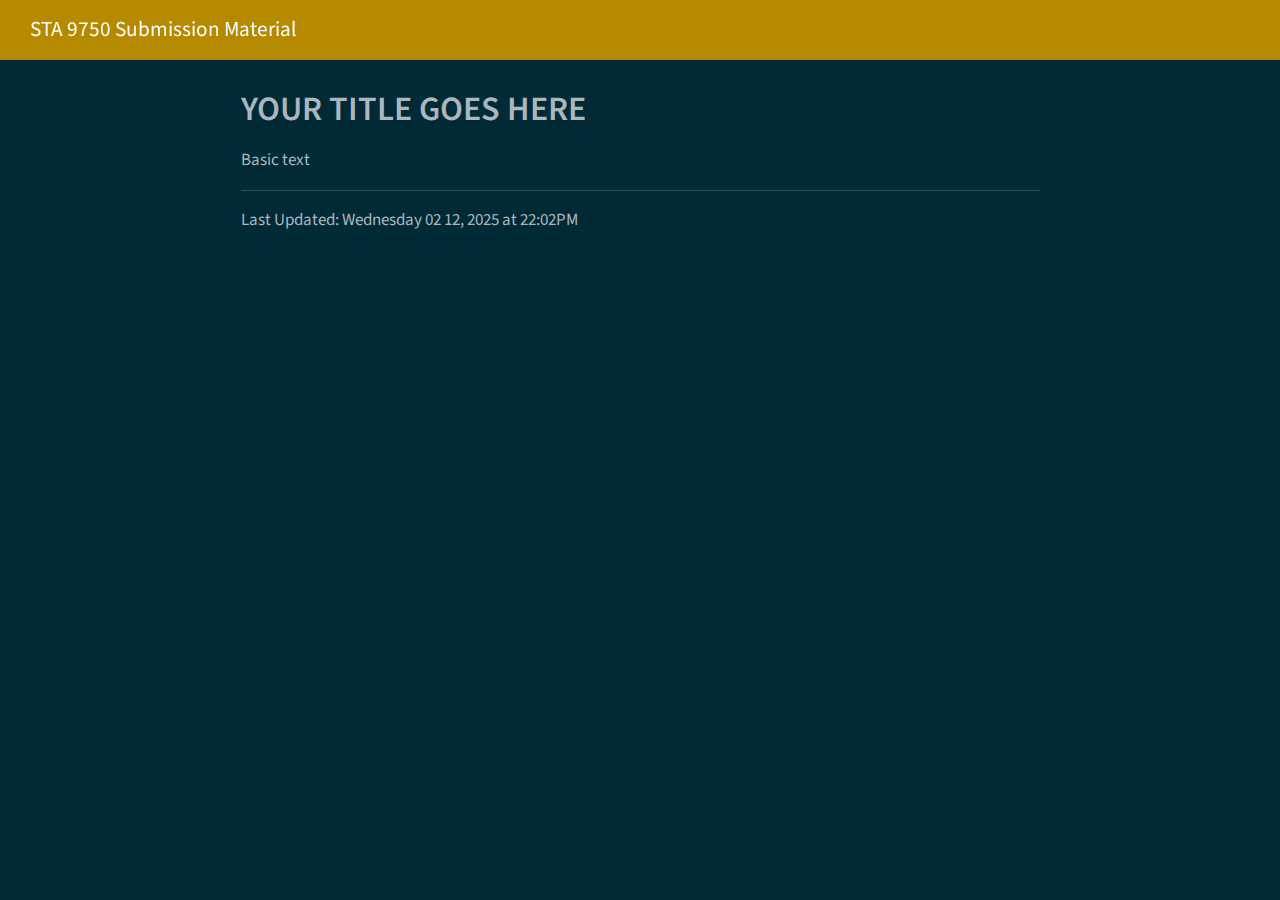
<file: docs/index.html>
<!DOCTYPE html>
<html xmlns="http://www.w3.org/1999/xhtml" lang="en" xml:lang="en"><head>

<meta charset="utf-8">
<meta name="generator" content="quarto-1.6.40">

<meta name="viewport" content="width=device-width, initial-scale=1.0, user-scalable=yes">


<title>YOUR TITLE GOES HERE – STA 9750 Submission Material</title>
<style>
code{white-space: pre-wrap;}
span.smallcaps{font-variant: small-caps;}
div.columns{display: flex; gap: min(4vw, 1.5em);}
div.column{flex: auto; overflow-x: auto;}
div.hanging-indent{margin-left: 1.5em; text-indent: -1.5em;}
ul.task-list{list-style: none;}
ul.task-list li input[type="checkbox"] {
  width: 0.8em;
  margin: 0 0.8em 0.2em -1em; /* quarto-specific, see https://github.com/quarto-dev/quarto-cli/issues/4556 */ 
  vertical-align: middle;
}
</style>


<script src="site_libs/quarto-nav/quarto-nav.js"></script>
<script src="site_libs/quarto-nav/headroom.min.js"></script>
<script src="site_libs/clipboard/clipboard.min.js"></script>
<script src="site_libs/quarto-search/autocomplete.umd.js"></script>
<script src="site_libs/quarto-search/fuse.min.js"></script>
<script src="site_libs/quarto-search/quarto-search.js"></script>
<meta name="quarto:offset" content="./">
<script src="site_libs/quarto-html/quarto.js"></script>
<script src="site_libs/quarto-html/popper.min.js"></script>
<script src="site_libs/quarto-html/tippy.umd.min.js"></script>
<script src="site_libs/quarto-html/anchor.min.js"></script>
<link href="site_libs/quarto-html/tippy.css" rel="stylesheet">
<link href="site_libs/quarto-html/quarto-syntax-highlighting-dark-8ea72dc5fed832574809a9c94082fbbb.css" rel="stylesheet" id="quarto-text-highlighting-styles">
<script src="site_libs/bootstrap/bootstrap.min.js"></script>
<link href="site_libs/bootstrap/bootstrap-icons.css" rel="stylesheet">
<link href="site_libs/bootstrap/bootstrap-4cdf367daf71d31206e1fbb7903697be.min.css" rel="stylesheet" append-hash="true" id="quarto-bootstrap" data-mode="dark">
<script id="quarto-search-options" type="application/json">{
  "location": "navbar",
  "copy-button": false,
  "collapse-after": 3,
  "panel-placement": "end",
  "type": "overlay",
  "limit": 50,
  "keyboard-shortcut": [
    "f",
    "/",
    "s"
  ],
  "show-item-context": false,
  "language": {
    "search-no-results-text": "No results",
    "search-matching-documents-text": "matching documents",
    "search-copy-link-title": "Copy link to search",
    "search-hide-matches-text": "Hide additional matches",
    "search-more-match-text": "more match in this document",
    "search-more-matches-text": "more matches in this document",
    "search-clear-button-title": "Clear",
    "search-text-placeholder": "",
    "search-detached-cancel-button-title": "Cancel",
    "search-submit-button-title": "Submit",
    "search-label": "Search"
  }
}</script>


</head>

<body class="nav-fixed fullcontent">

<div id="quarto-search-results"></div>
  <header id="quarto-header" class="headroom fixed-top">
    <nav class="navbar navbar-expand-lg " data-bs-theme="dark">
      <div class="navbar-container container-fluid">
      <div class="navbar-brand-container mx-auto">
    <a class="navbar-brand" href="./index.html">
    <span class="navbar-title">STA 9750 Submission Material</span>
    </a>
  </div>
        <div class="quarto-navbar-tools tools-end">
</div>
      </div> <!-- /container-fluid -->
    </nav>
</header>
<!-- content -->
<div id="quarto-content" class="quarto-container page-columns page-rows-contents page-layout-article page-navbar">
<!-- sidebar -->
<!-- margin-sidebar -->
    
<!-- main -->
<main class="content" id="quarto-document-content">

<header id="title-block-header" class="quarto-title-block default">
<div class="quarto-title">
<h1 class="title">YOUR TITLE GOES HERE</h1>
</div>



<div class="quarto-title-meta">

    
  
    
  </div>
  


</header>


<p>Basic text</p>
<hr>
<p>Last Updated: Wednesday 02 12, 2025 at 22:02PM</p>



</main> <!-- /main -->
<script id="quarto-html-after-body" type="application/javascript">
window.document.addEventListener("DOMContentLoaded", function (event) {
  const toggleBodyColorMode = (bsSheetEl) => {
    const mode = bsSheetEl.getAttribute("data-mode");
    const bodyEl = window.document.querySelector("body");
    if (mode === "dark") {
      bodyEl.classList.add("quarto-dark");
      bodyEl.classList.remove("quarto-light");
    } else {
      bodyEl.classList.add("quarto-light");
      bodyEl.classList.remove("quarto-dark");
    }
  }
  const toggleBodyColorPrimary = () => {
    const bsSheetEl = window.document.querySelector("link#quarto-bootstrap");
    if (bsSheetEl) {
      toggleBodyColorMode(bsSheetEl);
    }
  }
  toggleBodyColorPrimary();  
  const icon = "";
  const anchorJS = new window.AnchorJS();
  anchorJS.options = {
    placement: 'right',
    icon: icon
  };
  anchorJS.add('.anchored');
  const isCodeAnnotation = (el) => {
    for (const clz of el.classList) {
      if (clz.startsWith('code-annotation-')) {                     
        return true;
      }
    }
    return false;
  }
  const onCopySuccess = function(e) {
    // button target
    const button = e.trigger;
    // don't keep focus
    button.blur();
    // flash "checked"
    button.classList.add('code-copy-button-checked');
    var currentTitle = button.getAttribute("title");
    button.setAttribute("title", "Copied!");
    let tooltip;
    if (window.bootstrap) {
      button.setAttribute("data-bs-toggle", "tooltip");
      button.setAttribute("data-bs-placement", "left");
      button.setAttribute("data-bs-title", "Copied!");
      tooltip = new bootstrap.Tooltip(button, 
        { trigger: "manual", 
          customClass: "code-copy-button-tooltip",
          offset: [0, -8]});
      tooltip.show();    
    }
    setTimeout(function() {
      if (tooltip) {
        tooltip.hide();
        button.removeAttribute("data-bs-title");
        button.removeAttribute("data-bs-toggle");
        button.removeAttribute("data-bs-placement");
      }
      button.setAttribute("title", currentTitle);
      button.classList.remove('code-copy-button-checked');
    }, 1000);
    // clear code selection
    e.clearSelection();
  }
  const getTextToCopy = function(trigger) {
      const codeEl = trigger.previousElementSibling.cloneNode(true);
      for (const childEl of codeEl.children) {
        if (isCodeAnnotation(childEl)) {
          childEl.remove();
        }
      }
      return codeEl.innerText;
  }
  const clipboard = new window.ClipboardJS('.code-copy-button:not([data-in-quarto-modal])', {
    text: getTextToCopy
  });
  clipboard.on('success', onCopySuccess);
  if (window.document.getElementById('quarto-embedded-source-code-modal')) {
    const clipboardModal = new window.ClipboardJS('.code-copy-button[data-in-quarto-modal]', {
      text: getTextToCopy,
      container: window.document.getElementById('quarto-embedded-source-code-modal')
    });
    clipboardModal.on('success', onCopySuccess);
  }
    var localhostRegex = new RegExp(/^(?:http|https):\/\/localhost\:?[0-9]*\//);
    var mailtoRegex = new RegExp(/^mailto:/);
      var filterRegex = new RegExp("https:\/\/mcg219\.github\.io\/STA9750-2025-SPRING\/");
    var isInternal = (href) => {
        return filterRegex.test(href) || localhostRegex.test(href) || mailtoRegex.test(href);
    }
    // Inspect non-navigation links and adorn them if external
 	var links = window.document.querySelectorAll('a[href]:not(.nav-link):not(.navbar-brand):not(.toc-action):not(.sidebar-link):not(.sidebar-item-toggle):not(.pagination-link):not(.no-external):not([aria-hidden]):not(.dropdown-item):not(.quarto-navigation-tool):not(.about-link)');
    for (var i=0; i<links.length; i++) {
      const link = links[i];
      if (!isInternal(link.href)) {
        // undo the damage that might have been done by quarto-nav.js in the case of
        // links that we want to consider external
        if (link.dataset.originalHref !== undefined) {
          link.href = link.dataset.originalHref;
        }
      }
    }
  function tippyHover(el, contentFn, onTriggerFn, onUntriggerFn) {
    const config = {
      allowHTML: true,
      maxWidth: 500,
      delay: 100,
      arrow: false,
      appendTo: function(el) {
          return el.parentElement;
      },
      interactive: true,
      interactiveBorder: 10,
      theme: 'quarto',
      placement: 'bottom-start',
    };
    if (contentFn) {
      config.content = contentFn;
    }
    if (onTriggerFn) {
      config.onTrigger = onTriggerFn;
    }
    if (onUntriggerFn) {
      config.onUntrigger = onUntriggerFn;
    }
    window.tippy(el, config); 
  }
  const noterefs = window.document.querySelectorAll('a[role="doc-noteref"]');
  for (var i=0; i<noterefs.length; i++) {
    const ref = noterefs[i];
    tippyHover(ref, function() {
      // use id or data attribute instead here
      let href = ref.getAttribute('data-footnote-href') || ref.getAttribute('href');
      try { href = new URL(href).hash; } catch {}
      const id = href.replace(/^#\/?/, "");
      const note = window.document.getElementById(id);
      if (note) {
        return note.innerHTML;
      } else {
        return "";
      }
    });
  }
  const xrefs = window.document.querySelectorAll('a.quarto-xref');
  const processXRef = (id, note) => {
    // Strip column container classes
    const stripColumnClz = (el) => {
      el.classList.remove("page-full", "page-columns");
      if (el.children) {
        for (const child of el.children) {
          stripColumnClz(child);
        }
      }
    }
    stripColumnClz(note)
    if (id === null || id.startsWith('sec-')) {
      // Special case sections, only their first couple elements
      const container = document.createElement("div");
      if (note.children && note.children.length > 2) {
        container.appendChild(note.children[0].cloneNode(true));
        for (let i = 1; i < note.children.length; i++) {
          const child = note.children[i];
          if (child.tagName === "P" && child.innerText === "") {
            continue;
          } else {
            container.appendChild(child.cloneNode(true));
            break;
          }
        }
        if (window.Quarto?.typesetMath) {
          window.Quarto.typesetMath(container);
        }
        return container.innerHTML
      } else {
        if (window.Quarto?.typesetMath) {
          window.Quarto.typesetMath(note);
        }
        return note.innerHTML;
      }
    } else {
      // Remove any anchor links if they are present
      const anchorLink = note.querySelector('a.anchorjs-link');
      if (anchorLink) {
        anchorLink.remove();
      }
      if (window.Quarto?.typesetMath) {
        window.Quarto.typesetMath(note);
      }
      if (note.classList.contains("callout")) {
        return note.outerHTML;
      } else {
        return note.innerHTML;
      }
    }
  }
  for (var i=0; i<xrefs.length; i++) {
    const xref = xrefs[i];
    tippyHover(xref, undefined, function(instance) {
      instance.disable();
      let url = xref.getAttribute('href');
      let hash = undefined; 
      if (url.startsWith('#')) {
        hash = url;
      } else {
        try { hash = new URL(url).hash; } catch {}
      }
      if (hash) {
        const id = hash.replace(/^#\/?/, "");
        const note = window.document.getElementById(id);
        if (note !== null) {
          try {
            const html = processXRef(id, note.cloneNode(true));
            instance.setContent(html);
          } finally {
            instance.enable();
            instance.show();
          }
        } else {
          // See if we can fetch this
          fetch(url.split('#')[0])
          .then(res => res.text())
          .then(html => {
            const parser = new DOMParser();
            const htmlDoc = parser.parseFromString(html, "text/html");
            const note = htmlDoc.getElementById(id);
            if (note !== null) {
              const html = processXRef(id, note);
              instance.setContent(html);
            } 
          }).finally(() => {
            instance.enable();
            instance.show();
          });
        }
      } else {
        // See if we can fetch a full url (with no hash to target)
        // This is a special case and we should probably do some content thinning / targeting
        fetch(url)
        .then(res => res.text())
        .then(html => {
          const parser = new DOMParser();
          const htmlDoc = parser.parseFromString(html, "text/html");
          const note = htmlDoc.querySelector('main.content');
          if (note !== null) {
            // This should only happen for chapter cross references
            // (since there is no id in the URL)
            // remove the first header
            if (note.children.length > 0 && note.children[0].tagName === "HEADER") {
              note.children[0].remove();
            }
            const html = processXRef(null, note);
            instance.setContent(html);
          } 
        }).finally(() => {
          instance.enable();
          instance.show();
        });
      }
    }, function(instance) {
    });
  }
      let selectedAnnoteEl;
      const selectorForAnnotation = ( cell, annotation) => {
        let cellAttr = 'data-code-cell="' + cell + '"';
        let lineAttr = 'data-code-annotation="' +  annotation + '"';
        const selector = 'span[' + cellAttr + '][' + lineAttr + ']';
        return selector;
      }
      const selectCodeLines = (annoteEl) => {
        const doc = window.document;
        const targetCell = annoteEl.getAttribute("data-target-cell");
        const targetAnnotation = annoteEl.getAttribute("data-target-annotation");
        const annoteSpan = window.document.querySelector(selectorForAnnotation(targetCell, targetAnnotation));
        const lines = annoteSpan.getAttribute("data-code-lines").split(",");
        const lineIds = lines.map((line) => {
          return targetCell + "-" + line;
        })
        let top = null;
        let height = null;
        let parent = null;
        if (lineIds.length > 0) {
            //compute the position of the single el (top and bottom and make a div)
            const el = window.document.getElementById(lineIds[0]);
            top = el.offsetTop;
            height = el.offsetHeight;
            parent = el.parentElement.parentElement;
          if (lineIds.length > 1) {
            const lastEl = window.document.getElementById(lineIds[lineIds.length - 1]);
            const bottom = lastEl.offsetTop + lastEl.offsetHeight;
            height = bottom - top;
          }
          if (top !== null && height !== null && parent !== null) {
            // cook up a div (if necessary) and position it 
            let div = window.document.getElementById("code-annotation-line-highlight");
            if (div === null) {
              div = window.document.createElement("div");
              div.setAttribute("id", "code-annotation-line-highlight");
              div.style.position = 'absolute';
              parent.appendChild(div);
            }
            div.style.top = top - 2 + "px";
            div.style.height = height + 4 + "px";
            div.style.left = 0;
            let gutterDiv = window.document.getElementById("code-annotation-line-highlight-gutter");
            if (gutterDiv === null) {
              gutterDiv = window.document.createElement("div");
              gutterDiv.setAttribute("id", "code-annotation-line-highlight-gutter");
              gutterDiv.style.position = 'absolute';
              const codeCell = window.document.getElementById(targetCell);
              const gutter = codeCell.querySelector('.code-annotation-gutter');
              gutter.appendChild(gutterDiv);
            }
            gutterDiv.style.top = top - 2 + "px";
            gutterDiv.style.height = height + 4 + "px";
          }
          selectedAnnoteEl = annoteEl;
        }
      };
      const unselectCodeLines = () => {
        const elementsIds = ["code-annotation-line-highlight", "code-annotation-line-highlight-gutter"];
        elementsIds.forEach((elId) => {
          const div = window.document.getElementById(elId);
          if (div) {
            div.remove();
          }
        });
        selectedAnnoteEl = undefined;
      };
        // Handle positioning of the toggle
    window.addEventListener(
      "resize",
      throttle(() => {
        elRect = undefined;
        if (selectedAnnoteEl) {
          selectCodeLines(selectedAnnoteEl);
        }
      }, 10)
    );
    function throttle(fn, ms) {
    let throttle = false;
    let timer;
      return (...args) => {
        if(!throttle) { // first call gets through
            fn.apply(this, args);
            throttle = true;
        } else { // all the others get throttled
            if(timer) clearTimeout(timer); // cancel #2
            timer = setTimeout(() => {
              fn.apply(this, args);
              timer = throttle = false;
            }, ms);
        }
      };
    }
      // Attach click handler to the DT
      const annoteDls = window.document.querySelectorAll('dt[data-target-cell]');
      for (const annoteDlNode of annoteDls) {
        annoteDlNode.addEventListener('click', (event) => {
          const clickedEl = event.target;
          if (clickedEl !== selectedAnnoteEl) {
            unselectCodeLines();
            const activeEl = window.document.querySelector('dt[data-target-cell].code-annotation-active');
            if (activeEl) {
              activeEl.classList.remove('code-annotation-active');
            }
            selectCodeLines(clickedEl);
            clickedEl.classList.add('code-annotation-active');
          } else {
            // Unselect the line
            unselectCodeLines();
            clickedEl.classList.remove('code-annotation-active');
          }
        });
      }
  const findCites = (el) => {
    const parentEl = el.parentElement;
    if (parentEl) {
      const cites = parentEl.dataset.cites;
      if (cites) {
        return {
          el,
          cites: cites.split(' ')
        };
      } else {
        return findCites(el.parentElement)
      }
    } else {
      return undefined;
    }
  };
  var bibliorefs = window.document.querySelectorAll('a[role="doc-biblioref"]');
  for (var i=0; i<bibliorefs.length; i++) {
    const ref = bibliorefs[i];
    const citeInfo = findCites(ref);
    if (citeInfo) {
      tippyHover(citeInfo.el, function() {
        var popup = window.document.createElement('div');
        citeInfo.cites.forEach(function(cite) {
          var citeDiv = window.document.createElement('div');
          citeDiv.classList.add('hanging-indent');
          citeDiv.classList.add('csl-entry');
          var biblioDiv = window.document.getElementById('ref-' + cite);
          if (biblioDiv) {
            citeDiv.innerHTML = biblioDiv.innerHTML;
          }
          popup.appendChild(citeDiv);
        });
        return popup.innerHTML;
      });
    }
  }
});
</script>
</div> <!-- /content -->




</body></html>
</file>
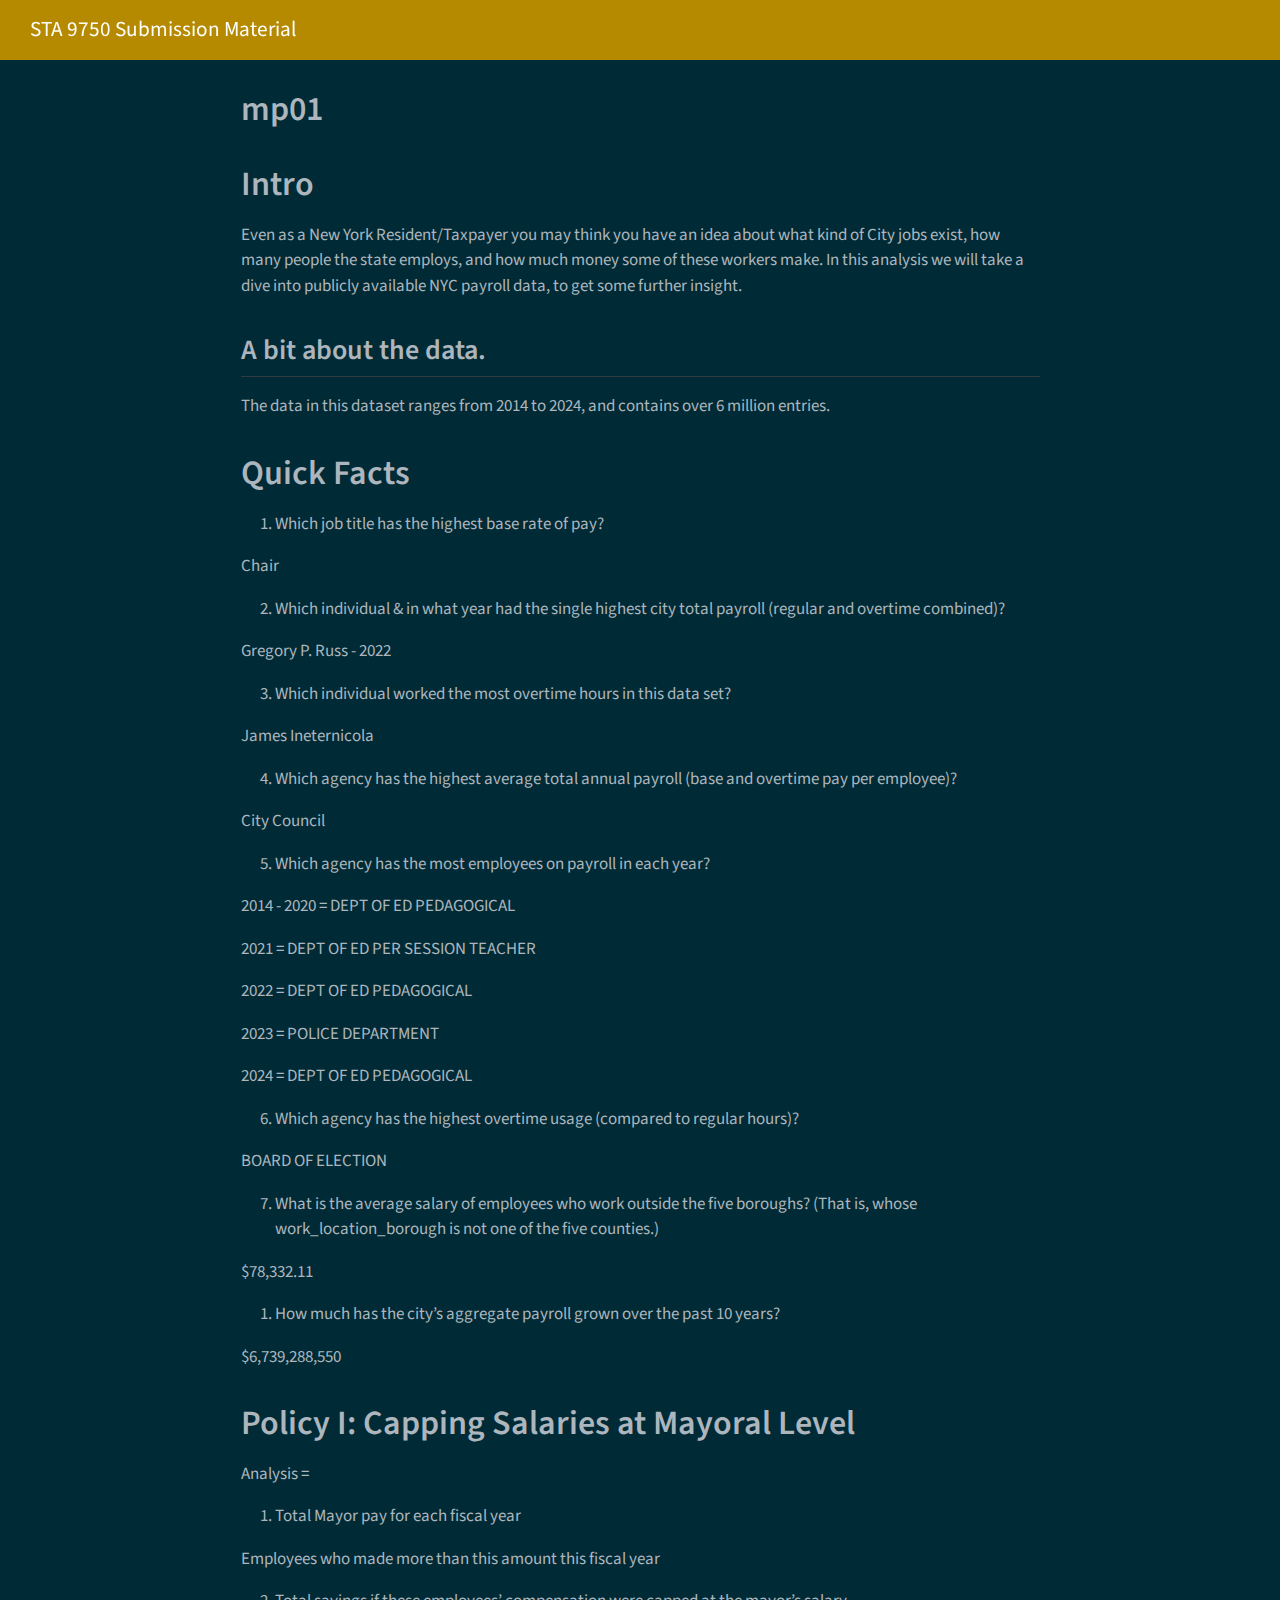
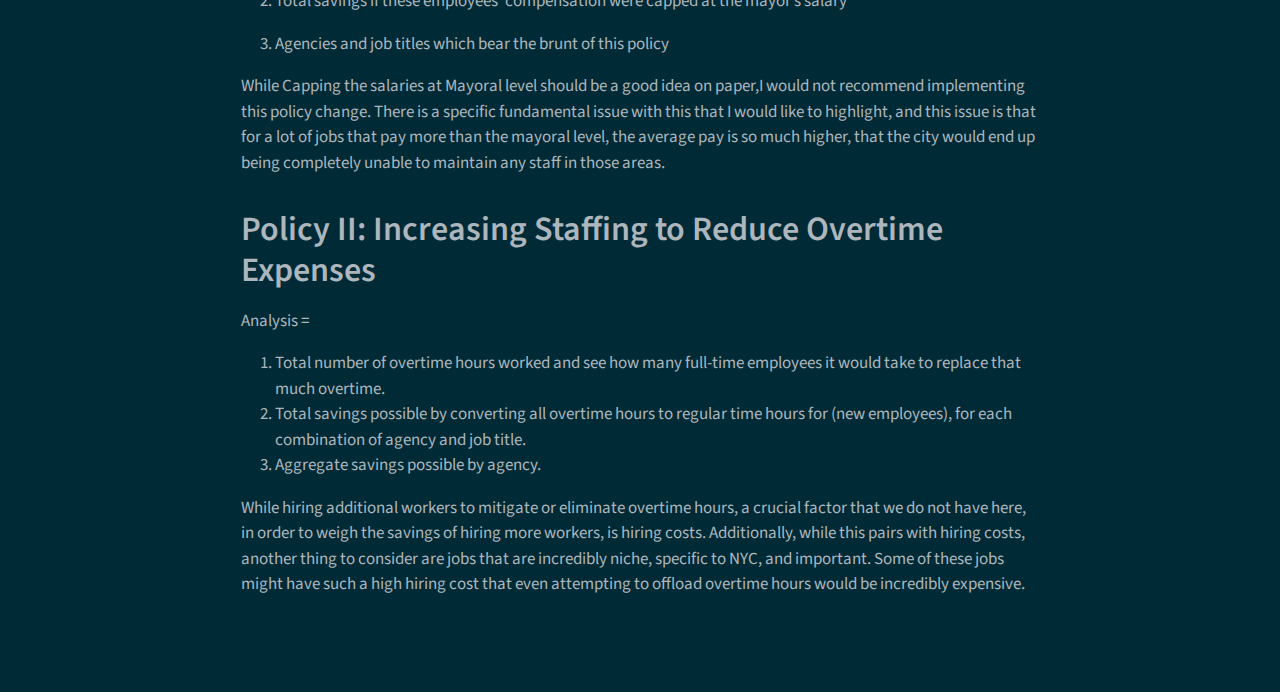
<file: mp01.html>
<!DOCTYPE html>
<html xmlns="http://www.w3.org/1999/xhtml" lang="en" xml:lang="en"><head>

<meta charset="utf-8">
<meta name="generator" content="quarto-1.6.40">

<meta name="viewport" content="width=device-width, initial-scale=1.0, user-scalable=yes">


<title>mp01 – STA 9750 Submission Material</title>
<style>
code{white-space: pre-wrap;}
span.smallcaps{font-variant: small-caps;}
div.columns{display: flex; gap: min(4vw, 1.5em);}
div.column{flex: auto; overflow-x: auto;}
div.hanging-indent{margin-left: 1.5em; text-indent: -1.5em;}
ul.task-list{list-style: none;}
ul.task-list li input[type="checkbox"] {
  width: 0.8em;
  margin: 0 0.8em 0.2em -1em; /* quarto-specific, see https://github.com/quarto-dev/quarto-cli/issues/4556 */ 
  vertical-align: middle;
}
</style>


<script src="site_libs/quarto-nav/quarto-nav.js"></script>
<script src="site_libs/quarto-nav/headroom.min.js"></script>
<script src="site_libs/clipboard/clipboard.min.js"></script>
<script src="site_libs/quarto-search/autocomplete.umd.js"></script>
<script src="site_libs/quarto-search/fuse.min.js"></script>
<script src="site_libs/quarto-search/quarto-search.js"></script>
<meta name="quarto:offset" content="./">
<script src="site_libs/quarto-html/quarto.js"></script>
<script src="site_libs/quarto-html/popper.min.js"></script>
<script src="site_libs/quarto-html/tippy.umd.min.js"></script>
<script src="site_libs/quarto-html/anchor.min.js"></script>
<link href="site_libs/quarto-html/tippy.css" rel="stylesheet">
<link href="site_libs/quarto-html/quarto-syntax-highlighting-dark-8ea72dc5fed832574809a9c94082fbbb.css" rel="stylesheet" id="quarto-text-highlighting-styles">
<script src="site_libs/bootstrap/bootstrap.min.js"></script>
<link href="site_libs/bootstrap/bootstrap-icons.css" rel="stylesheet">
<link href="site_libs/bootstrap/bootstrap-4cdf367daf71d31206e1fbb7903697be.min.css" rel="stylesheet" append-hash="true" id="quarto-bootstrap" data-mode="dark">
<script id="quarto-search-options" type="application/json">{
  "location": "navbar",
  "copy-button": false,
  "collapse-after": 3,
  "panel-placement": "end",
  "type": "overlay",
  "limit": 50,
  "keyboard-shortcut": [
    "f",
    "/",
    "s"
  ],
  "show-item-context": false,
  "language": {
    "search-no-results-text": "No results",
    "search-matching-documents-text": "matching documents",
    "search-copy-link-title": "Copy link to search",
    "search-hide-matches-text": "Hide additional matches",
    "search-more-match-text": "more match in this document",
    "search-more-matches-text": "more matches in this document",
    "search-clear-button-title": "Clear",
    "search-text-placeholder": "",
    "search-detached-cancel-button-title": "Cancel",
    "search-submit-button-title": "Submit",
    "search-label": "Search"
  }
}</script>


</head>

<body class="nav-fixed fullcontent">

<div id="quarto-search-results"></div>
  <header id="quarto-header" class="headroom fixed-top">
    <nav class="navbar navbar-expand-lg " data-bs-theme="dark">
      <div class="navbar-container container-fluid">
      <div class="navbar-brand-container mx-auto">
    <a class="navbar-brand" href="./index.html">
    <span class="navbar-title">STA 9750 Submission Material</span>
    </a>
  </div>
        <div class="quarto-navbar-tools tools-end">
</div>
      </div> <!-- /container-fluid -->
    </nav>
</header>
<!-- content -->
<div id="quarto-content" class="quarto-container page-columns page-rows-contents page-layout-article page-navbar">
<!-- sidebar -->
<!-- margin-sidebar -->
    
<!-- main -->
<main class="content" id="quarto-document-content">

<header id="title-block-header" class="quarto-title-block default">
<div class="quarto-title">
<h1 class="title">mp01</h1>
</div>



<div class="quarto-title-meta">

    
  
    
  </div>
  


</header>


<section id="intro" class="level1">
<h1>Intro</h1>
<p>Even as a New York Resident/Taxpayer you may think you have an idea about what kind of City jobs exist, how many people the state employs, and how much money some of these workers make. In this analysis we will take a dive into publicly available NYC payroll data, to get some further insight.</p>
<section id="a-bit-about-the-data." class="level2">
<h2 class="anchored" data-anchor-id="a-bit-about-the-data.">A bit about the data.</h2>
<p>The data in this dataset ranges from 2014 to 2024, and contains over 6 million entries.</p>
</section>
</section>
<section id="quick-facts" class="level1">
<h1>Quick Facts</h1>
<ol type="1">
<li>Which job title has the highest base rate of pay?</li>
</ol>
<p>Chair</p>
<ol start="2" type="1">
<li>Which individual &amp; in what year had the single highest city total payroll (regular and overtime combined)?</li>
</ol>
<p>Gregory P. Russ - 2022</p>
<ol start="3" type="1">
<li>Which individual worked the most overtime hours in this data set?</li>
</ol>
<p>James Ineternicola</p>
<ol start="4" type="1">
<li>Which agency has the highest average total annual payroll (base and overtime pay per employee)?</li>
</ol>
<p>City Council</p>
<ol start="5" type="1">
<li>Which agency has the most employees on payroll in each year?</li>
</ol>
<p>2014 - 2020 = DEPT OF ED PEDAGOGICAL</p>
<p>2021 = DEPT OF ED PER SESSION TEACHER</p>
<p>2022 = DEPT OF ED PEDAGOGICAL</p>
<p>2023 = POLICE DEPARTMENT</p>
<p>2024 = DEPT OF ED PEDAGOGICAL</p>
<ol start="6" type="1">
<li>Which agency has the highest overtime usage (compared to regular hours)?</li>
</ol>
<p>BOARD OF ELECTION</p>
<ol start="7" type="1">
<li>What is the average salary of employees who work outside the five boroughs? (That is, whose work_location_borough is not one of the five counties.)</li>
</ol>
<p>$78,332.11</p>
<ol type="1">
<li>How much has the city’s aggregate payroll grown over the past 10 years?</li>
</ol>
<p>$6,739,288,550</p>
</section>
<section id="policy-i-capping-salaries-at-mayoral-level" class="level1">
<h1>Policy I: Capping Salaries at Mayoral Level</h1>
<p>Analysis =</p>
<ol type="1">
<li>Total Mayor pay for each fiscal year</li>
</ol>
<p>Employees who made more than this amount this fiscal year</p>
<ol start="2" type="1">
<li><p>Total savings if these employees’ compensation were capped at the mayor’s salary</p></li>
<li><p>Agencies and job titles which bear the brunt of this policy</p></li>
</ol>
<p>While Capping the salaries at Mayoral level should be a good idea on paper,I would not recommend implementing this policy change. There is a specific fundamental issue with this that I would like to highlight, and this issue is that for a lot of jobs that pay more than the mayoral level, the average pay is so much higher, that the city would end up being completely unable to maintain any staff in those areas.</p>
</section>
<section id="policy-ii-increasing-staffing-to-reduce-overtime-expenses" class="level1">
<h1>Policy II: Increasing Staffing to Reduce Overtime Expenses</h1>
<p>Analysis =</p>
<ol type="1">
<li>Total number of overtime hours worked and see how many full-time employees it would take to replace that much overtime.</li>
<li>Total savings possible by converting all overtime hours to regular time hours for (new employees), for each combination of agency and job title.</li>
<li>Aggregate savings possible by agency.</li>
</ol>
<p>While hiring additional workers to mitigate or eliminate overtime hours, a crucial factor that we do not have here, in order to weigh the savings of hiring more workers, is hiring costs. Additionally, while this pairs with hiring costs, another thing to consider are jobs that are incredibly niche, specific to NYC, and important. Some of these jobs might have such a high hiring cost that even attempting to offload overtime hours would be incredibly expensive.</p>


</section>

</main> <!-- /main -->
<script id="quarto-html-after-body" type="application/javascript">
window.document.addEventListener("DOMContentLoaded", function (event) {
  const toggleBodyColorMode = (bsSheetEl) => {
    const mode = bsSheetEl.getAttribute("data-mode");
    const bodyEl = window.document.querySelector("body");
    if (mode === "dark") {
      bodyEl.classList.add("quarto-dark");
      bodyEl.classList.remove("quarto-light");
    } else {
      bodyEl.classList.add("quarto-light");
      bodyEl.classList.remove("quarto-dark");
    }
  }
  const toggleBodyColorPrimary = () => {
    const bsSheetEl = window.document.querySelector("link#quarto-bootstrap");
    if (bsSheetEl) {
      toggleBodyColorMode(bsSheetEl);
    }
  }
  toggleBodyColorPrimary();  
  const icon = "";
  const anchorJS = new window.AnchorJS();
  anchorJS.options = {
    placement: 'right',
    icon: icon
  };
  anchorJS.add('.anchored');
  const isCodeAnnotation = (el) => {
    for (const clz of el.classList) {
      if (clz.startsWith('code-annotation-')) {                     
        return true;
      }
    }
    return false;
  }
  const onCopySuccess = function(e) {
    // button target
    const button = e.trigger;
    // don't keep focus
    button.blur();
    // flash "checked"
    button.classList.add('code-copy-button-checked');
    var currentTitle = button.getAttribute("title");
    button.setAttribute("title", "Copied!");
    let tooltip;
    if (window.bootstrap) {
      button.setAttribute("data-bs-toggle", "tooltip");
      button.setAttribute("data-bs-placement", "left");
      button.setAttribute("data-bs-title", "Copied!");
      tooltip = new bootstrap.Tooltip(button, 
        { trigger: "manual", 
          customClass: "code-copy-button-tooltip",
          offset: [0, -8]});
      tooltip.show();    
    }
    setTimeout(function() {
      if (tooltip) {
        tooltip.hide();
        button.removeAttribute("data-bs-title");
        button.removeAttribute("data-bs-toggle");
        button.removeAttribute("data-bs-placement");
      }
      button.setAttribute("title", currentTitle);
      button.classList.remove('code-copy-button-checked');
    }, 1000);
    // clear code selection
    e.clearSelection();
  }
  const getTextToCopy = function(trigger) {
      const codeEl = trigger.previousElementSibling.cloneNode(true);
      for (const childEl of codeEl.children) {
        if (isCodeAnnotation(childEl)) {
          childEl.remove();
        }
      }
      return codeEl.innerText;
  }
  const clipboard = new window.ClipboardJS('.code-copy-button:not([data-in-quarto-modal])', {
    text: getTextToCopy
  });
  clipboard.on('success', onCopySuccess);
  if (window.document.getElementById('quarto-embedded-source-code-modal')) {
    const clipboardModal = new window.ClipboardJS('.code-copy-button[data-in-quarto-modal]', {
      text: getTextToCopy,
      container: window.document.getElementById('quarto-embedded-source-code-modal')
    });
    clipboardModal.on('success', onCopySuccess);
  }
    var localhostRegex = new RegExp(/^(?:http|https):\/\/localhost\:?[0-9]*\//);
    var mailtoRegex = new RegExp(/^mailto:/);
      var filterRegex = new RegExp("https:\/\/mcg219\.github\.io\/STA9750-2025-SPRING\/");
    var isInternal = (href) => {
        return filterRegex.test(href) || localhostRegex.test(href) || mailtoRegex.test(href);
    }
    // Inspect non-navigation links and adorn them if external
 	var links = window.document.querySelectorAll('a[href]:not(.nav-link):not(.navbar-brand):not(.toc-action):not(.sidebar-link):not(.sidebar-item-toggle):not(.pagination-link):not(.no-external):not([aria-hidden]):not(.dropdown-item):not(.quarto-navigation-tool):not(.about-link)');
    for (var i=0; i<links.length; i++) {
      const link = links[i];
      if (!isInternal(link.href)) {
        // undo the damage that might have been done by quarto-nav.js in the case of
        // links that we want to consider external
        if (link.dataset.originalHref !== undefined) {
          link.href = link.dataset.originalHref;
        }
      }
    }
  function tippyHover(el, contentFn, onTriggerFn, onUntriggerFn) {
    const config = {
      allowHTML: true,
      maxWidth: 500,
      delay: 100,
      arrow: false,
      appendTo: function(el) {
          return el.parentElement;
      },
      interactive: true,
      interactiveBorder: 10,
      theme: 'quarto',
      placement: 'bottom-start',
    };
    if (contentFn) {
      config.content = contentFn;
    }
    if (onTriggerFn) {
      config.onTrigger = onTriggerFn;
    }
    if (onUntriggerFn) {
      config.onUntrigger = onUntriggerFn;
    }
    window.tippy(el, config); 
  }
  const noterefs = window.document.querySelectorAll('a[role="doc-noteref"]');
  for (var i=0; i<noterefs.length; i++) {
    const ref = noterefs[i];
    tippyHover(ref, function() {
      // use id or data attribute instead here
      let href = ref.getAttribute('data-footnote-href') || ref.getAttribute('href');
      try { href = new URL(href).hash; } catch {}
      const id = href.replace(/^#\/?/, "");
      const note = window.document.getElementById(id);
      if (note) {
        return note.innerHTML;
      } else {
        return "";
      }
    });
  }
  const xrefs = window.document.querySelectorAll('a.quarto-xref');
  const processXRef = (id, note) => {
    // Strip column container classes
    const stripColumnClz = (el) => {
      el.classList.remove("page-full", "page-columns");
      if (el.children) {
        for (const child of el.children) {
          stripColumnClz(child);
        }
      }
    }
    stripColumnClz(note)
    if (id === null || id.startsWith('sec-')) {
      // Special case sections, only their first couple elements
      const container = document.createElement("div");
      if (note.children && note.children.length > 2) {
        container.appendChild(note.children[0].cloneNode(true));
        for (let i = 1; i < note.children.length; i++) {
          const child = note.children[i];
          if (child.tagName === "P" && child.innerText === "") {
            continue;
          } else {
            container.appendChild(child.cloneNode(true));
            break;
          }
        }
        if (window.Quarto?.typesetMath) {
          window.Quarto.typesetMath(container);
        }
        return container.innerHTML
      } else {
        if (window.Quarto?.typesetMath) {
          window.Quarto.typesetMath(note);
        }
        return note.innerHTML;
      }
    } else {
      // Remove any anchor links if they are present
      const anchorLink = note.querySelector('a.anchorjs-link');
      if (anchorLink) {
        anchorLink.remove();
      }
      if (window.Quarto?.typesetMath) {
        window.Quarto.typesetMath(note);
      }
      if (note.classList.contains("callout")) {
        return note.outerHTML;
      } else {
        return note.innerHTML;
      }
    }
  }
  for (var i=0; i<xrefs.length; i++) {
    const xref = xrefs[i];
    tippyHover(xref, undefined, function(instance) {
      instance.disable();
      let url = xref.getAttribute('href');
      let hash = undefined; 
      if (url.startsWith('#')) {
        hash = url;
      } else {
        try { hash = new URL(url).hash; } catch {}
      }
      if (hash) {
        const id = hash.replace(/^#\/?/, "");
        const note = window.document.getElementById(id);
        if (note !== null) {
          try {
            const html = processXRef(id, note.cloneNode(true));
            instance.setContent(html);
          } finally {
            instance.enable();
            instance.show();
          }
        } else {
          // See if we can fetch this
          fetch(url.split('#')[0])
          .then(res => res.text())
          .then(html => {
            const parser = new DOMParser();
            const htmlDoc = parser.parseFromString(html, "text/html");
            const note = htmlDoc.getElementById(id);
            if (note !== null) {
              const html = processXRef(id, note);
              instance.setContent(html);
            } 
          }).finally(() => {
            instance.enable();
            instance.show();
          });
        }
      } else {
        // See if we can fetch a full url (with no hash to target)
        // This is a special case and we should probably do some content thinning / targeting
        fetch(url)
        .then(res => res.text())
        .then(html => {
          const parser = new DOMParser();
          const htmlDoc = parser.parseFromString(html, "text/html");
          const note = htmlDoc.querySelector('main.content');
          if (note !== null) {
            // This should only happen for chapter cross references
            // (since there is no id in the URL)
            // remove the first header
            if (note.children.length > 0 && note.children[0].tagName === "HEADER") {
              note.children[0].remove();
            }
            const html = processXRef(null, note);
            instance.setContent(html);
          } 
        }).finally(() => {
          instance.enable();
          instance.show();
        });
      }
    }, function(instance) {
    });
  }
      let selectedAnnoteEl;
      const selectorForAnnotation = ( cell, annotation) => {
        let cellAttr = 'data-code-cell="' + cell + '"';
        let lineAttr = 'data-code-annotation="' +  annotation + '"';
        const selector = 'span[' + cellAttr + '][' + lineAttr + ']';
        return selector;
      }
      const selectCodeLines = (annoteEl) => {
        const doc = window.document;
        const targetCell = annoteEl.getAttribute("data-target-cell");
        const targetAnnotation = annoteEl.getAttribute("data-target-annotation");
        const annoteSpan = window.document.querySelector(selectorForAnnotation(targetCell, targetAnnotation));
        const lines = annoteSpan.getAttribute("data-code-lines").split(",");
        const lineIds = lines.map((line) => {
          return targetCell + "-" + line;
        })
        let top = null;
        let height = null;
        let parent = null;
        if (lineIds.length > 0) {
            //compute the position of the single el (top and bottom and make a div)
            const el = window.document.getElementById(lineIds[0]);
            top = el.offsetTop;
            height = el.offsetHeight;
            parent = el.parentElement.parentElement;
          if (lineIds.length > 1) {
            const lastEl = window.document.getElementById(lineIds[lineIds.length - 1]);
            const bottom = lastEl.offsetTop + lastEl.offsetHeight;
            height = bottom - top;
          }
          if (top !== null && height !== null && parent !== null) {
            // cook up a div (if necessary) and position it 
            let div = window.document.getElementById("code-annotation-line-highlight");
            if (div === null) {
              div = window.document.createElement("div");
              div.setAttribute("id", "code-annotation-line-highlight");
              div.style.position = 'absolute';
              parent.appendChild(div);
            }
            div.style.top = top - 2 + "px";
            div.style.height = height + 4 + "px";
            div.style.left = 0;
            let gutterDiv = window.document.getElementById("code-annotation-line-highlight-gutter");
            if (gutterDiv === null) {
              gutterDiv = window.document.createElement("div");
              gutterDiv.setAttribute("id", "code-annotation-line-highlight-gutter");
              gutterDiv.style.position = 'absolute';
              const codeCell = window.document.getElementById(targetCell);
              const gutter = codeCell.querySelector('.code-annotation-gutter');
              gutter.appendChild(gutterDiv);
            }
            gutterDiv.style.top = top - 2 + "px";
            gutterDiv.style.height = height + 4 + "px";
          }
          selectedAnnoteEl = annoteEl;
        }
      };
      const unselectCodeLines = () => {
        const elementsIds = ["code-annotation-line-highlight", "code-annotation-line-highlight-gutter"];
        elementsIds.forEach((elId) => {
          const div = window.document.getElementById(elId);
          if (div) {
            div.remove();
          }
        });
        selectedAnnoteEl = undefined;
      };
        // Handle positioning of the toggle
    window.addEventListener(
      "resize",
      throttle(() => {
        elRect = undefined;
        if (selectedAnnoteEl) {
          selectCodeLines(selectedAnnoteEl);
        }
      }, 10)
    );
    function throttle(fn, ms) {
    let throttle = false;
    let timer;
      return (...args) => {
        if(!throttle) { // first call gets through
            fn.apply(this, args);
            throttle = true;
        } else { // all the others get throttled
            if(timer) clearTimeout(timer); // cancel #2
            timer = setTimeout(() => {
              fn.apply(this, args);
              timer = throttle = false;
            }, ms);
        }
      };
    }
      // Attach click handler to the DT
      const annoteDls = window.document.querySelectorAll('dt[data-target-cell]');
      for (const annoteDlNode of annoteDls) {
        annoteDlNode.addEventListener('click', (event) => {
          const clickedEl = event.target;
          if (clickedEl !== selectedAnnoteEl) {
            unselectCodeLines();
            const activeEl = window.document.querySelector('dt[data-target-cell].code-annotation-active');
            if (activeEl) {
              activeEl.classList.remove('code-annotation-active');
            }
            selectCodeLines(clickedEl);
            clickedEl.classList.add('code-annotation-active');
          } else {
            // Unselect the line
            unselectCodeLines();
            clickedEl.classList.remove('code-annotation-active');
          }
        });
      }
  const findCites = (el) => {
    const parentEl = el.parentElement;
    if (parentEl) {
      const cites = parentEl.dataset.cites;
      if (cites) {
        return {
          el,
          cites: cites.split(' ')
        };
      } else {
        return findCites(el.parentElement)
      }
    } else {
      return undefined;
    }
  };
  var bibliorefs = window.document.querySelectorAll('a[role="doc-biblioref"]');
  for (var i=0; i<bibliorefs.length; i++) {
    const ref = bibliorefs[i];
    const citeInfo = findCites(ref);
    if (citeInfo) {
      tippyHover(citeInfo.el, function() {
        var popup = window.document.createElement('div');
        citeInfo.cites.forEach(function(cite) {
          var citeDiv = window.document.createElement('div');
          citeDiv.classList.add('hanging-indent');
          citeDiv.classList.add('csl-entry');
          var biblioDiv = window.document.getElementById('ref-' + cite);
          if (biblioDiv) {
            citeDiv.innerHTML = biblioDiv.innerHTML;
          }
          popup.appendChild(citeDiv);
        });
        return popup.innerHTML;
      });
    }
  }
});
</script>
</div> <!-- /content -->




</body></html>
</file>
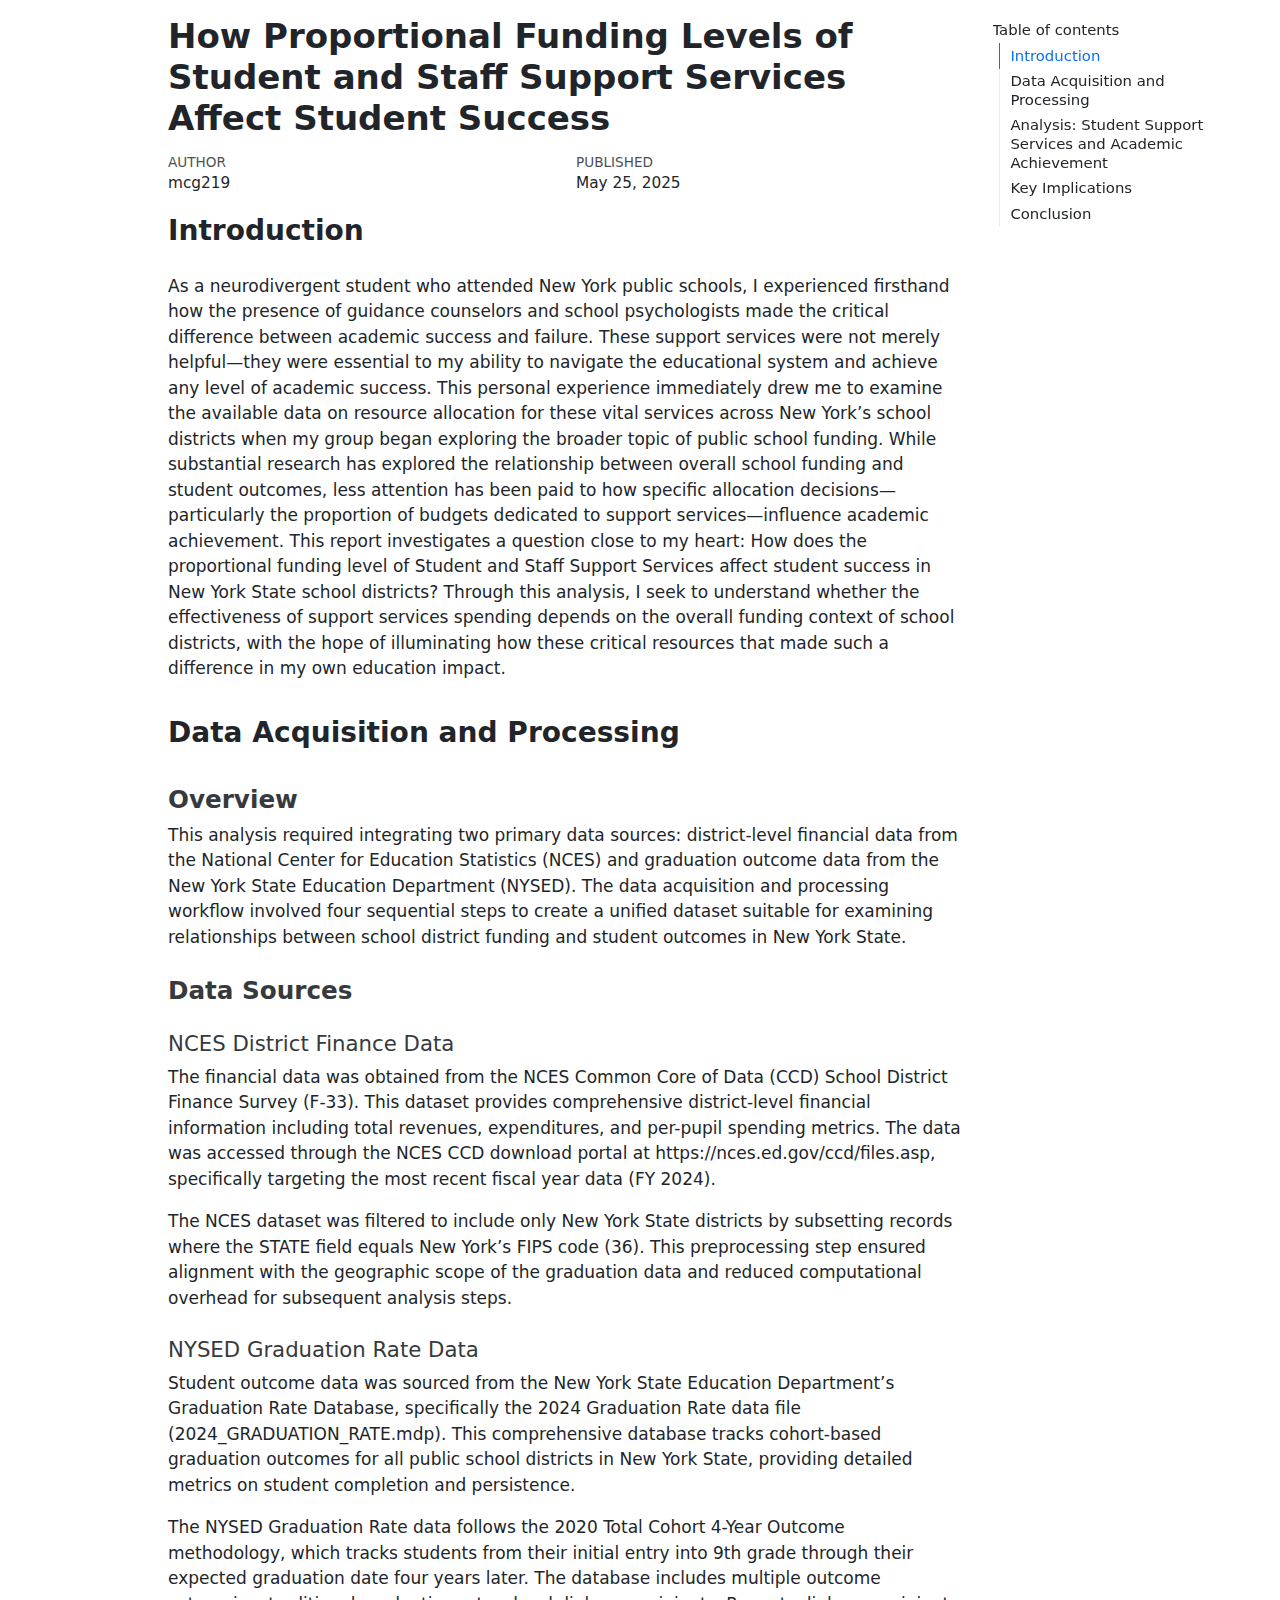
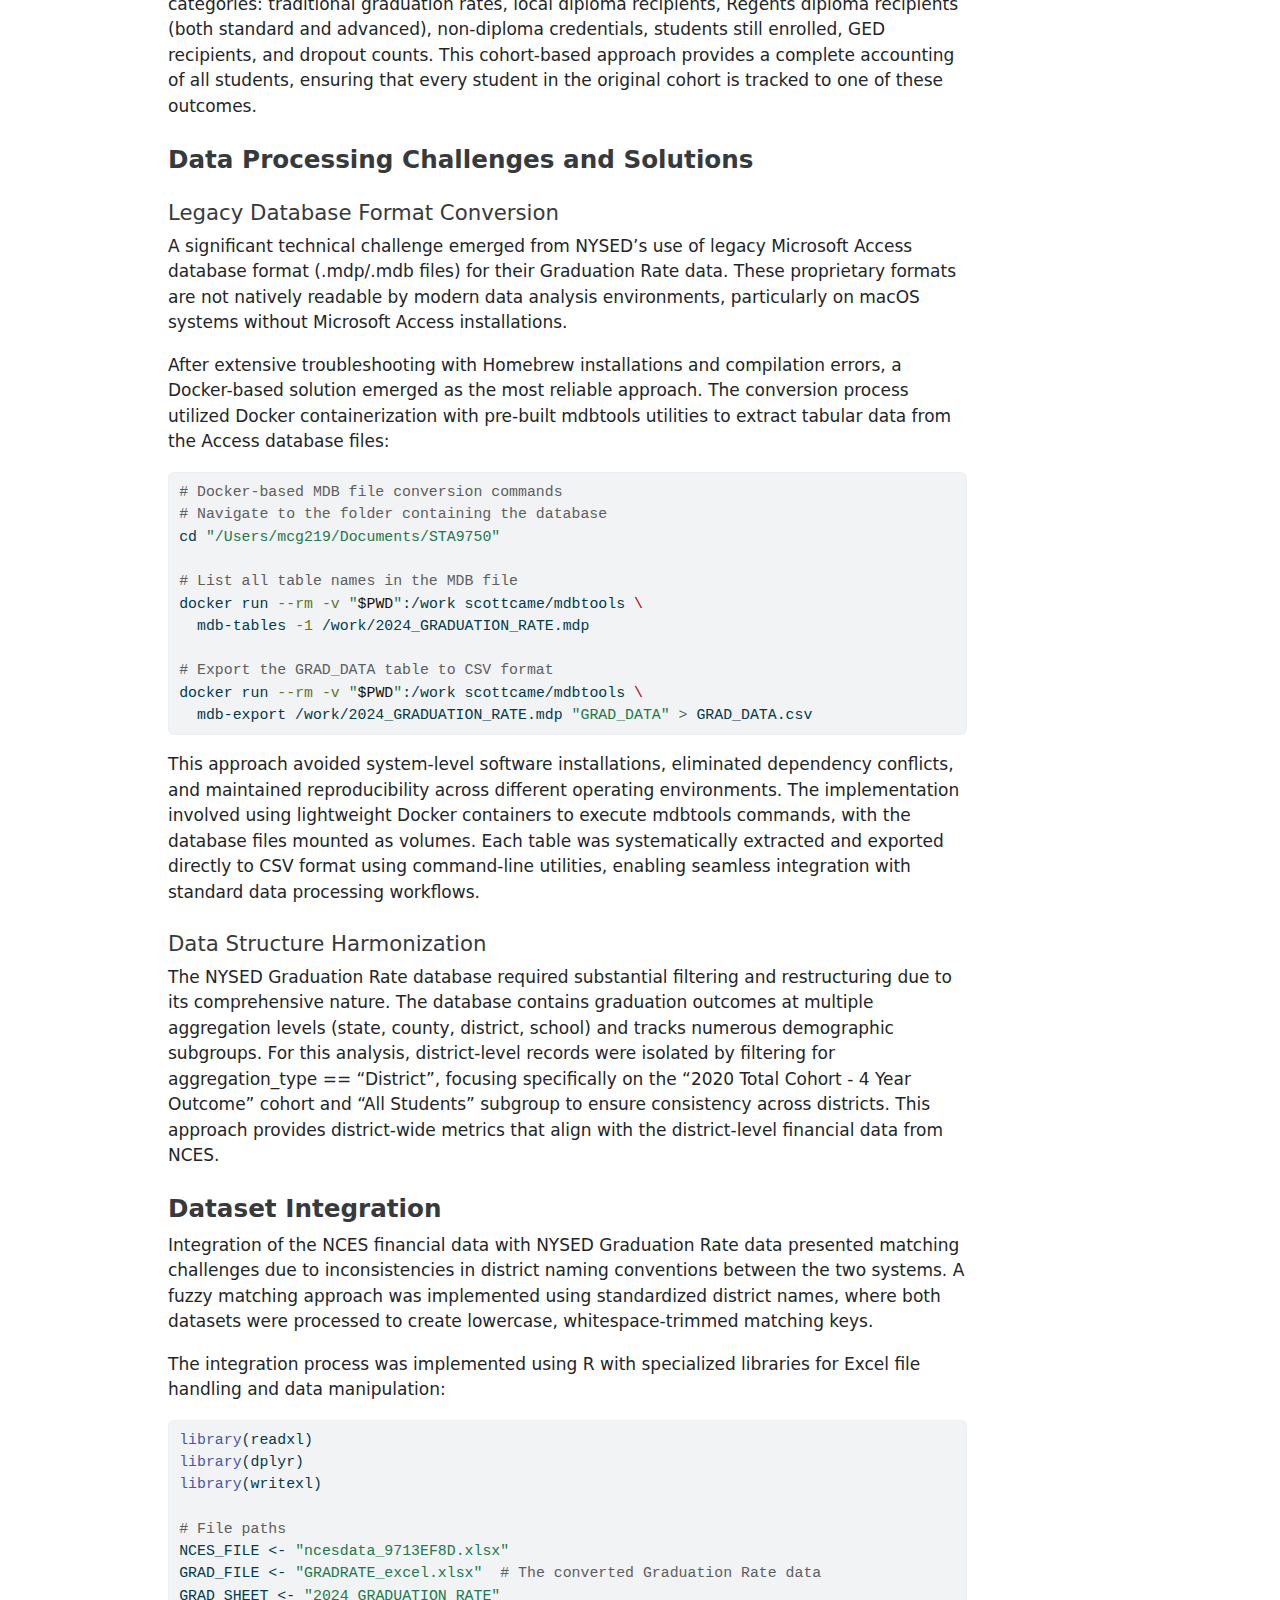
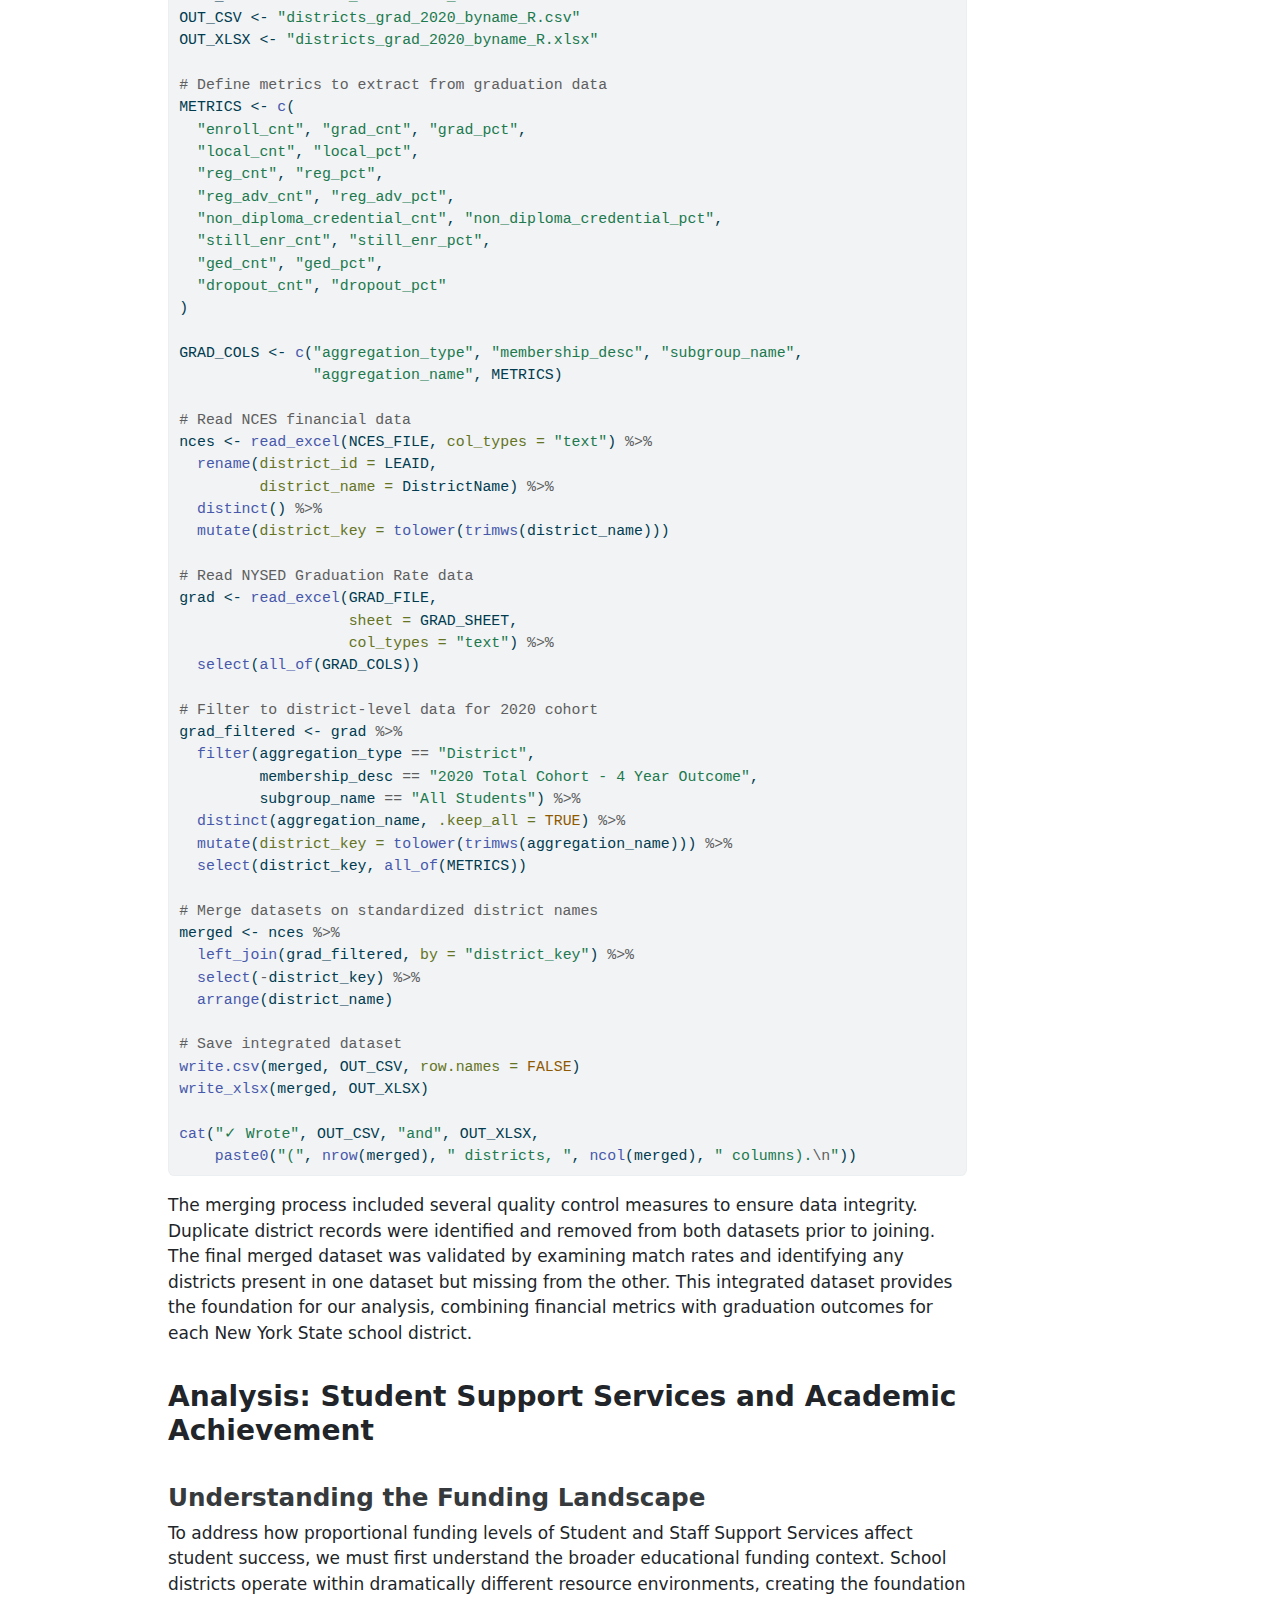
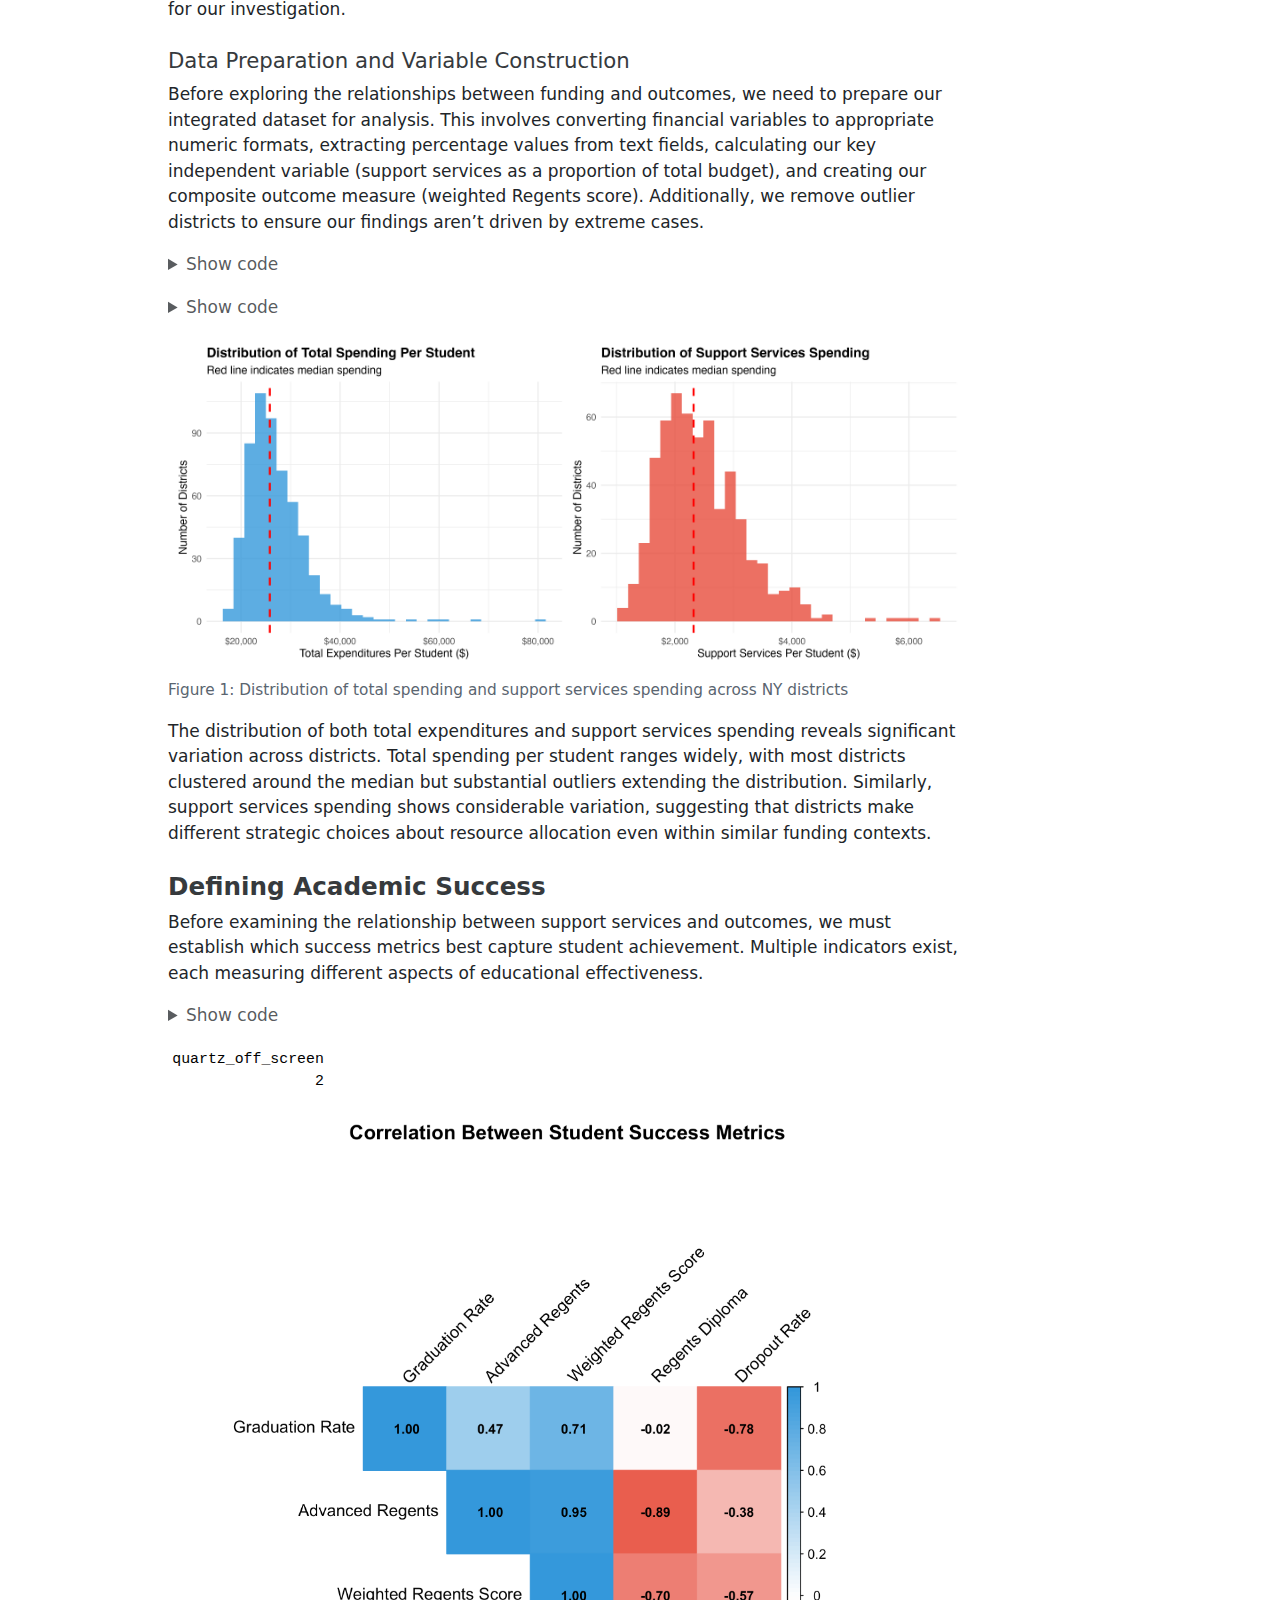
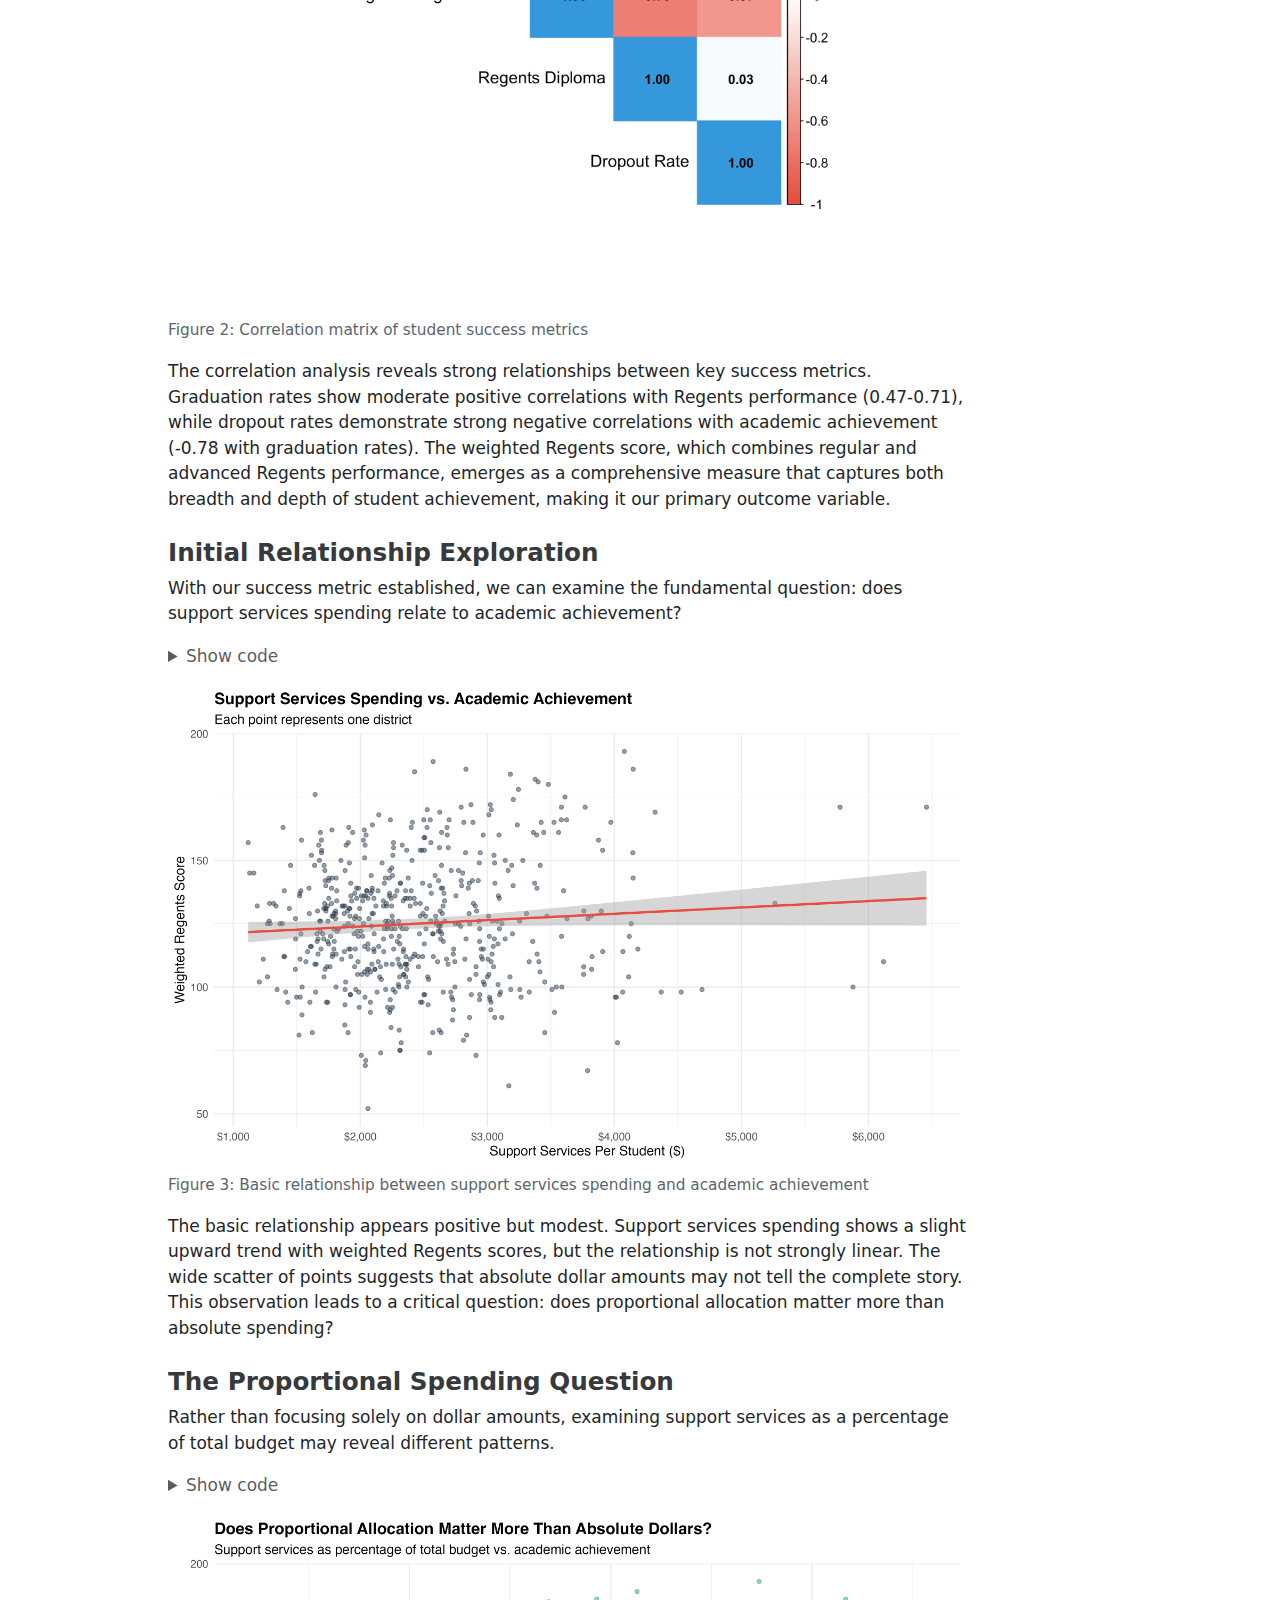
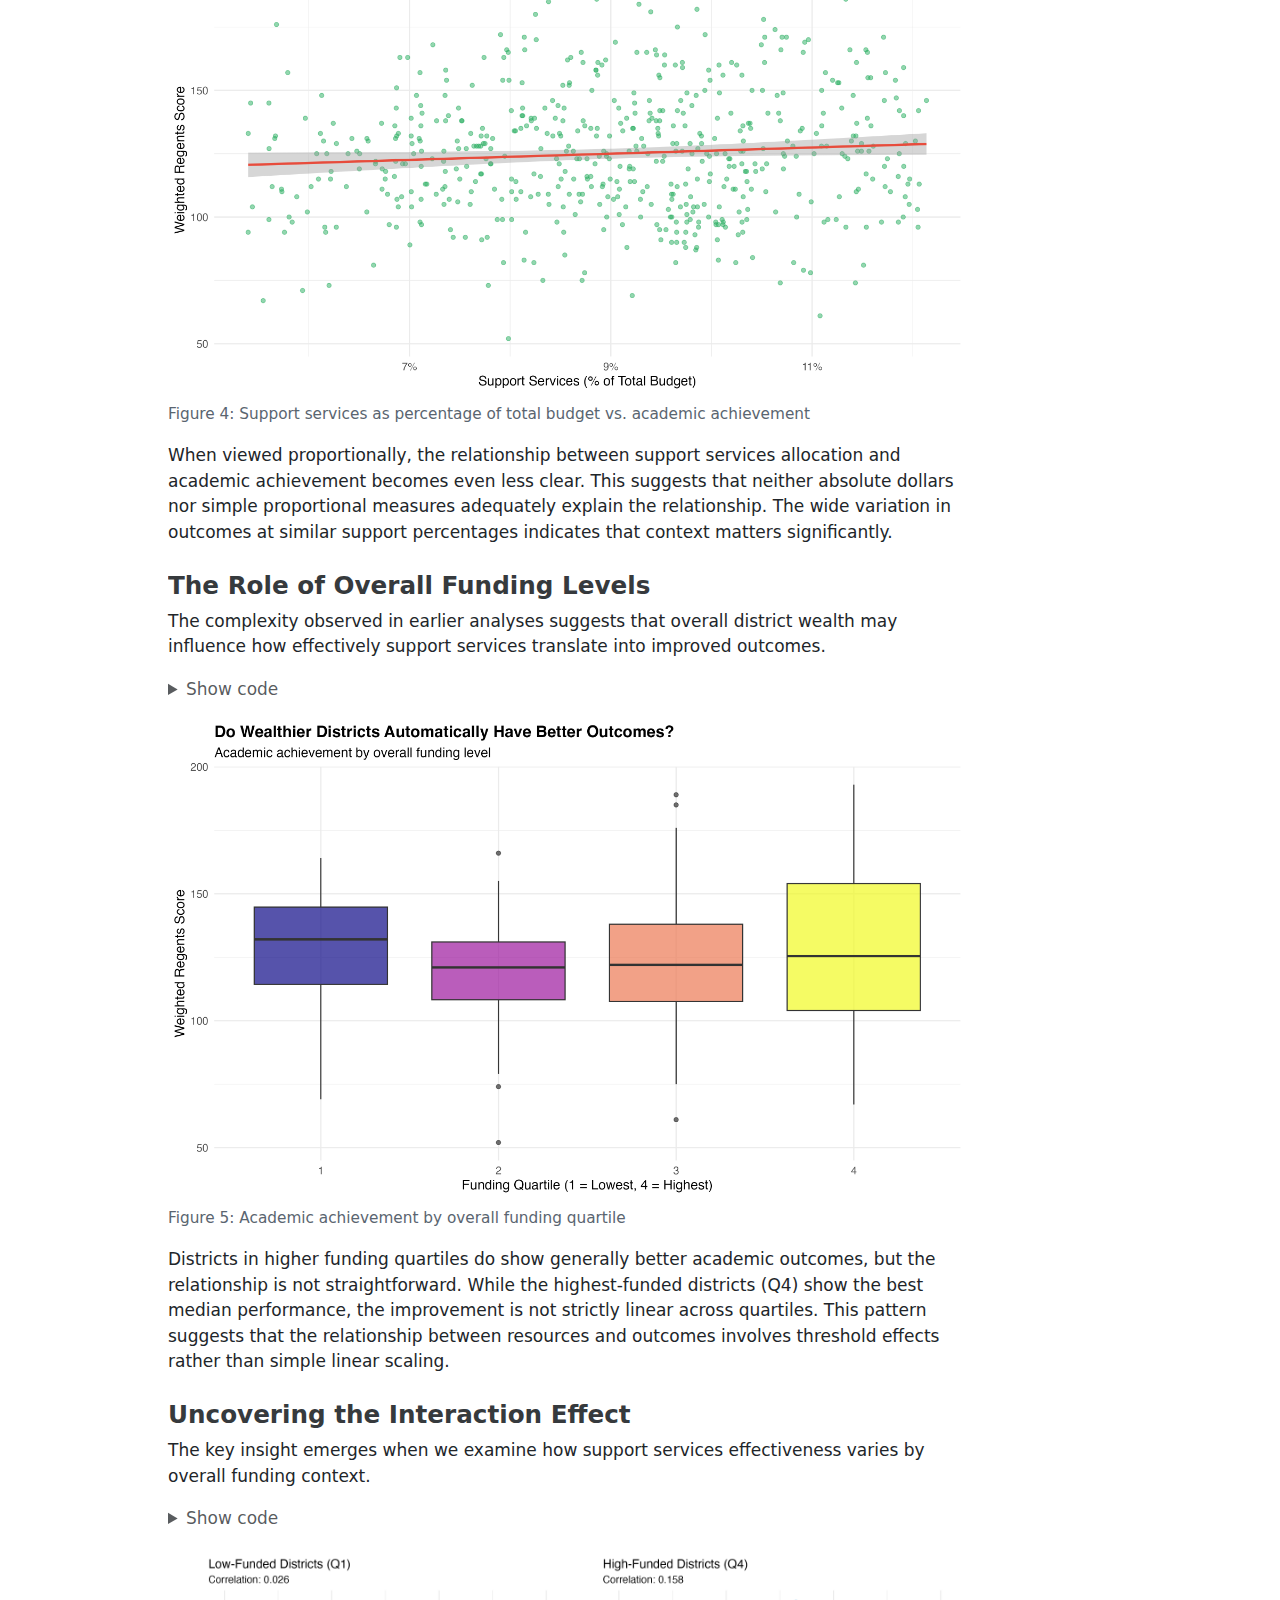
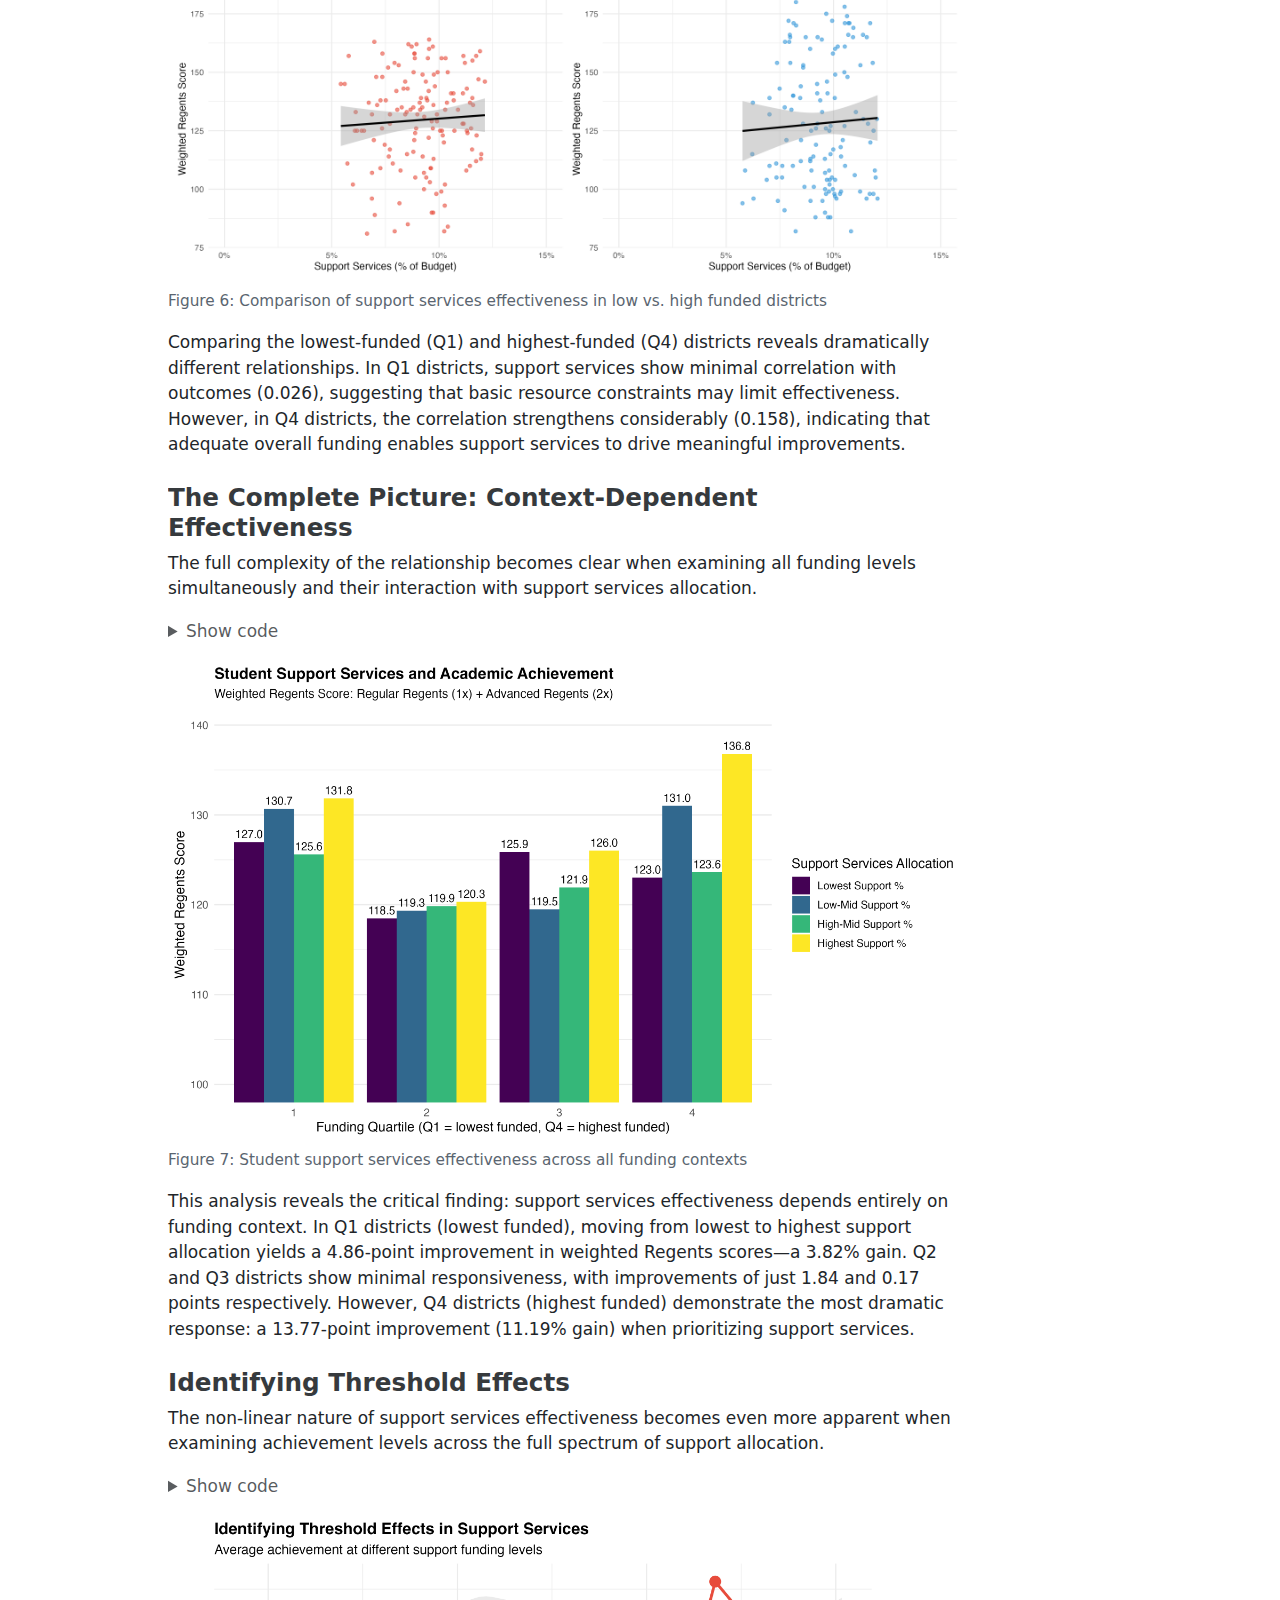
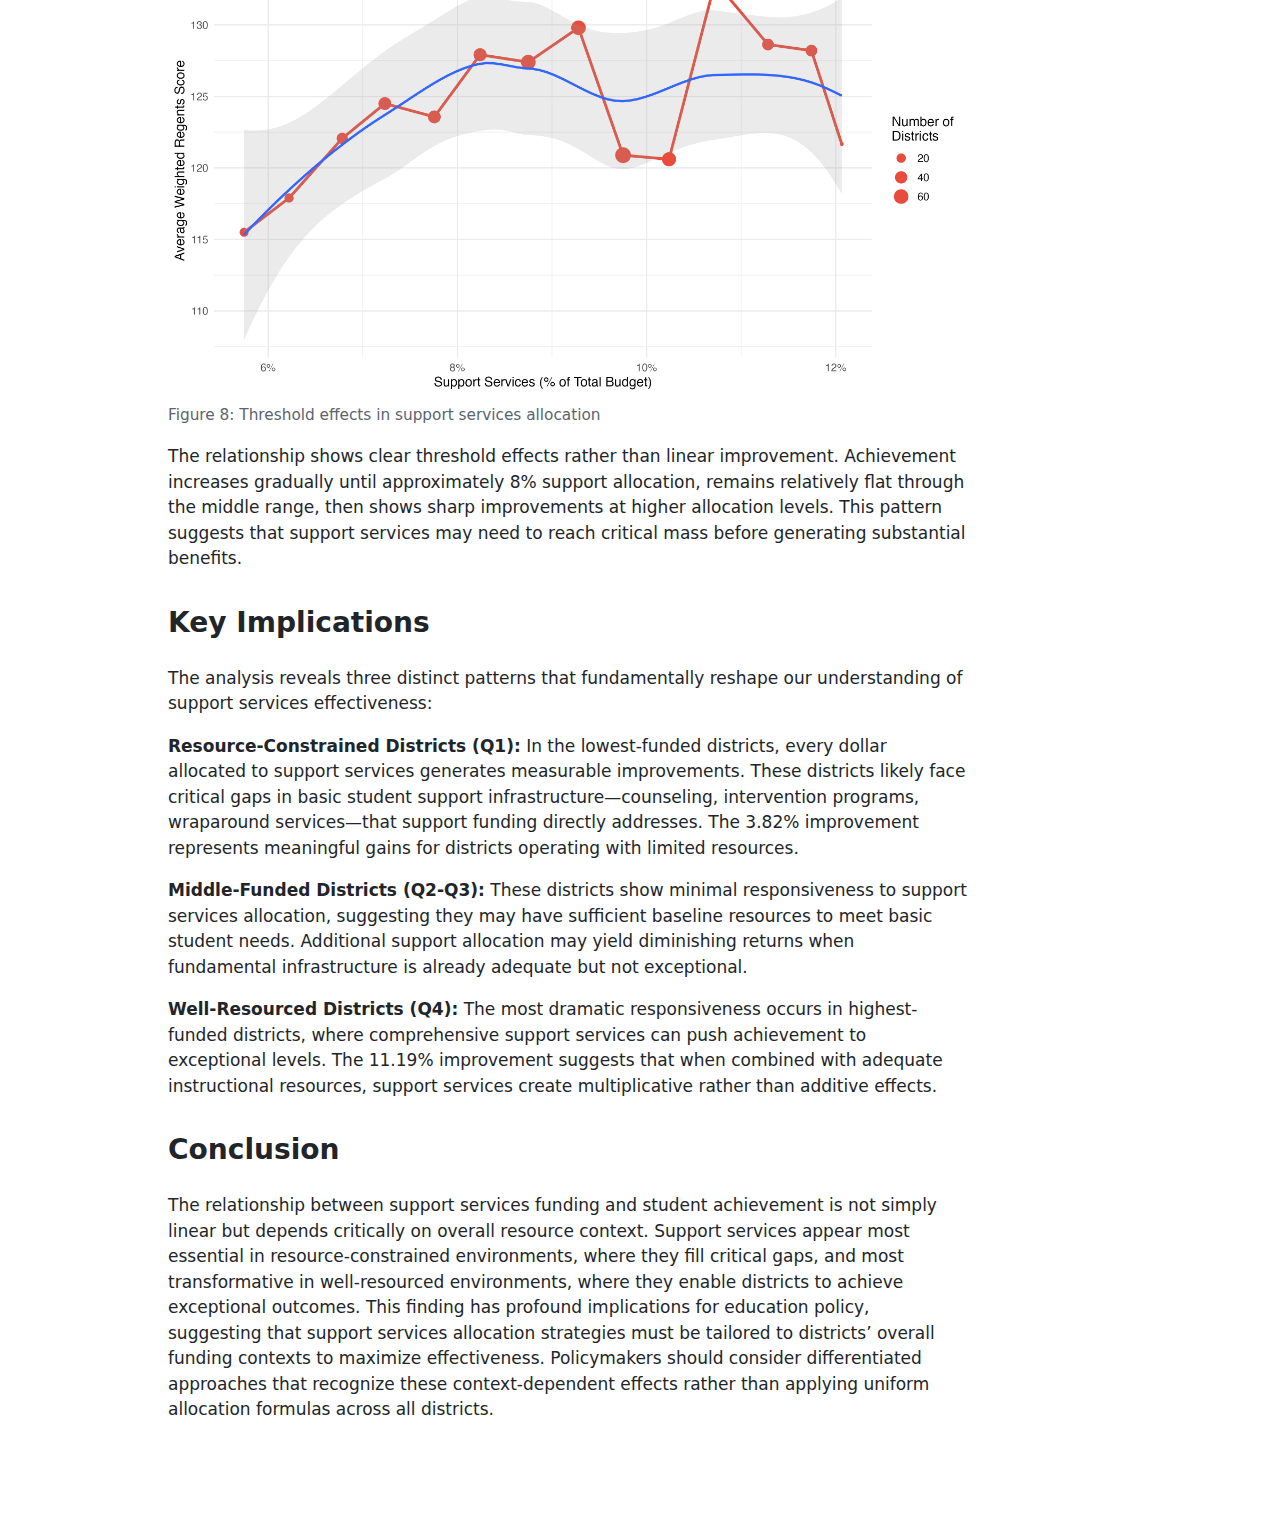
<file: docs/final_individual_report.html>
<!DOCTYPE html>
<html xmlns="http://www.w3.org/1999/xhtml" lang="en" xml:lang="en"><head>

<meta charset="utf-8">
<meta name="generator" content="quarto-1.6.40">

<meta name="viewport" content="width=device-width, initial-scale=1.0, user-scalable=yes">

<meta name="author" content="mcg219">
<meta name="dcterms.date" content="2025-05-25">

<title>How Proportional Funding Levels of Student and Staff Support Services Affect Student Success</title>
<style>
code{white-space: pre-wrap;}
span.smallcaps{font-variant: small-caps;}
div.columns{display: flex; gap: min(4vw, 1.5em);}
div.column{flex: auto; overflow-x: auto;}
div.hanging-indent{margin-left: 1.5em; text-indent: -1.5em;}
ul.task-list{list-style: none;}
ul.task-list li input[type="checkbox"] {
  width: 0.8em;
  margin: 0 0.8em 0.2em -1em; /* quarto-specific, see https://github.com/quarto-dev/quarto-cli/issues/4556 */ 
  vertical-align: middle;
}
/* CSS for syntax highlighting */
pre > code.sourceCode { white-space: pre; position: relative; }
pre > code.sourceCode > span { line-height: 1.25; }
pre > code.sourceCode > span:empty { height: 1.2em; }
.sourceCode { overflow: visible; }
code.sourceCode > span { color: inherit; text-decoration: inherit; }
div.sourceCode { margin: 1em 0; }
pre.sourceCode { margin: 0; }
@media screen {
div.sourceCode { overflow: auto; }
}
@media print {
pre > code.sourceCode { white-space: pre-wrap; }
pre > code.sourceCode > span { display: inline-block; text-indent: -5em; padding-left: 5em; }
}
pre.numberSource code
  { counter-reset: source-line 0; }
pre.numberSource code > span
  { position: relative; left: -4em; counter-increment: source-line; }
pre.numberSource code > span > a:first-child::before
  { content: counter(source-line);
    position: relative; left: -1em; text-align: right; vertical-align: baseline;
    border: none; display: inline-block;
    -webkit-touch-callout: none; -webkit-user-select: none;
    -khtml-user-select: none; -moz-user-select: none;
    -ms-user-select: none; user-select: none;
    padding: 0 4px; width: 4em;
  }
pre.numberSource { margin-left: 3em;  padding-left: 4px; }
div.sourceCode
  {   }
@media screen {
pre > code.sourceCode > span > a:first-child::before { text-decoration: underline; }
}
</style>


<script src="final_individual_report_files/libs/clipboard/clipboard.min.js"></script>
<script src="final_individual_report_files/libs/quarto-html/quarto.js"></script>
<script src="final_individual_report_files/libs/quarto-html/popper.min.js"></script>
<script src="final_individual_report_files/libs/quarto-html/tippy.umd.min.js"></script>
<script src="final_individual_report_files/libs/quarto-html/anchor.min.js"></script>
<link href="final_individual_report_files/libs/quarto-html/tippy.css" rel="stylesheet">
<link href="final_individual_report_files/libs/quarto-html/quarto-syntax-highlighting-549806ee2085284f45b00abea8c6df48.css" rel="stylesheet" id="quarto-text-highlighting-styles">
<script src="final_individual_report_files/libs/bootstrap/bootstrap.min.js"></script>
<link href="final_individual_report_files/libs/bootstrap/bootstrap-icons.css" rel="stylesheet">
<link href="final_individual_report_files/libs/bootstrap/bootstrap-973236bd072d72a04ee9cd82dcc9cb29.min.css" rel="stylesheet" append-hash="true" id="quarto-bootstrap" data-mode="light">


</head>

<body>

<div id="quarto-content" class="page-columns page-rows-contents page-layout-article">
<div id="quarto-margin-sidebar" class="sidebar margin-sidebar">
  <nav id="TOC" role="doc-toc" class="toc-active">
    <h2 id="toc-title">Table of contents</h2>
   
  <ul>
  <li><a href="#introduction" id="toc-introduction" class="nav-link active" data-scroll-target="#introduction">Introduction</a></li>
  <li><a href="#data-acquisition-and-processing" id="toc-data-acquisition-and-processing" class="nav-link" data-scroll-target="#data-acquisition-and-processing">Data Acquisition and Processing</a>
  <ul class="collapse">
  <li><a href="#overview" id="toc-overview" class="nav-link" data-scroll-target="#overview">Overview</a></li>
  <li><a href="#data-sources" id="toc-data-sources" class="nav-link" data-scroll-target="#data-sources">Data Sources</a></li>
  <li><a href="#data-processing-challenges-and-solutions" id="toc-data-processing-challenges-and-solutions" class="nav-link" data-scroll-target="#data-processing-challenges-and-solutions">Data Processing Challenges and Solutions</a></li>
  <li><a href="#dataset-integration" id="toc-dataset-integration" class="nav-link" data-scroll-target="#dataset-integration">Dataset Integration</a></li>
  </ul></li>
  <li><a href="#analysis-student-support-services-and-academic-achievement" id="toc-analysis-student-support-services-and-academic-achievement" class="nav-link" data-scroll-target="#analysis-student-support-services-and-academic-achievement">Analysis: Student Support Services and Academic Achievement</a>
  <ul class="collapse">
  <li><a href="#understanding-the-funding-landscape" id="toc-understanding-the-funding-landscape" class="nav-link" data-scroll-target="#understanding-the-funding-landscape">Understanding the Funding Landscape</a></li>
  <li><a href="#defining-academic-success" id="toc-defining-academic-success" class="nav-link" data-scroll-target="#defining-academic-success">Defining Academic Success</a></li>
  <li><a href="#initial-relationship-exploration" id="toc-initial-relationship-exploration" class="nav-link" data-scroll-target="#initial-relationship-exploration">Initial Relationship Exploration</a></li>
  <li><a href="#the-proportional-spending-question" id="toc-the-proportional-spending-question" class="nav-link" data-scroll-target="#the-proportional-spending-question">The Proportional Spending Question</a></li>
  <li><a href="#the-role-of-overall-funding-levels" id="toc-the-role-of-overall-funding-levels" class="nav-link" data-scroll-target="#the-role-of-overall-funding-levels">The Role of Overall Funding Levels</a></li>
  <li><a href="#uncovering-the-interaction-effect" id="toc-uncovering-the-interaction-effect" class="nav-link" data-scroll-target="#uncovering-the-interaction-effect">Uncovering the Interaction Effect</a></li>
  <li><a href="#the-complete-picture-context-dependent-effectiveness" id="toc-the-complete-picture-context-dependent-effectiveness" class="nav-link" data-scroll-target="#the-complete-picture-context-dependent-effectiveness">The Complete Picture: Context-Dependent Effectiveness</a></li>
  <li><a href="#identifying-threshold-effects" id="toc-identifying-threshold-effects" class="nav-link" data-scroll-target="#identifying-threshold-effects">Identifying Threshold Effects</a></li>
  </ul></li>
  <li><a href="#key-implications" id="toc-key-implications" class="nav-link" data-scroll-target="#key-implications">Key Implications</a></li>
  <li><a href="#conclusion" id="toc-conclusion" class="nav-link" data-scroll-target="#conclusion">Conclusion</a></li>
  </ul>
</nav>
</div>
<main class="content" id="quarto-document-content">

<header id="title-block-header" class="quarto-title-block default">
<div class="quarto-title">
<h1 class="title">How Proportional Funding Levels of Student and Staff Support Services Affect Student Success</h1>
</div>



<div class="quarto-title-meta">

    <div>
    <div class="quarto-title-meta-heading">Author</div>
    <div class="quarto-title-meta-contents">
             <p>mcg219 </p>
          </div>
  </div>
    
    <div>
    <div class="quarto-title-meta-heading">Published</div>
    <div class="quarto-title-meta-contents">
      <p class="date">May 25, 2025</p>
    </div>
  </div>
  
    
  </div>
  


</header>


<section id="introduction" class="level2">
<h2 class="anchored" data-anchor-id="introduction">Introduction</h2>
<p>As a neurodivergent student who attended New York public schools, I experienced firsthand how the presence of guidance counselors and school psychologists made the critical difference between academic success and failure. These support services were not merely helpful—they were essential to my ability to navigate the educational system and achieve any level of academic success. This personal experience immediately drew me to examine the available data on resource allocation for these vital services across New York’s school districts when my group began exploring the broader topic of public school funding. While substantial research has explored the relationship between overall school funding and student outcomes, less attention has been paid to how specific allocation decisions—particularly the proportion of budgets dedicated to support services—influence academic achievement. This report investigates a question close to my heart: How does the proportional funding level of Student and Staff Support Services affect student success in New York State school districts? Through this analysis, I seek to understand whether the effectiveness of support services spending depends on the overall funding context of school districts, with the hope of illuminating how these critical resources that made such a difference in my own education impact.</p>
</section>
<section id="data-acquisition-and-processing" class="level2">
<h2 class="anchored" data-anchor-id="data-acquisition-and-processing">Data Acquisition and Processing</h2>
<section id="overview" class="level3">
<h3 class="anchored" data-anchor-id="overview">Overview</h3>
<p>This analysis required integrating two primary data sources: district-level financial data from the National Center for Education Statistics (NCES) and graduation outcome data from the New York State Education Department (NYSED). The data acquisition and processing workflow involved four sequential steps to create a unified dataset suitable for examining relationships between school district funding and student outcomes in New York State.</p>
</section>
<section id="data-sources" class="level3">
<h3 class="anchored" data-anchor-id="data-sources">Data Sources</h3>
<section id="nces-district-finance-data" class="level4">
<h4 class="anchored" data-anchor-id="nces-district-finance-data">NCES District Finance Data</h4>
<p>The financial data was obtained from the NCES Common Core of Data (CCD) School District Finance Survey (F-33). This dataset provides comprehensive district-level financial information including total revenues, expenditures, and per-pupil spending metrics. The data was accessed through the NCES CCD download portal at https://nces.ed.gov/ccd/files.asp, specifically targeting the most recent fiscal year data (FY 2024).</p>
<p>The NCES dataset was filtered to include only New York State districts by subsetting records where the STATE field equals New York’s FIPS code (36). This preprocessing step ensured alignment with the geographic scope of the graduation data and reduced computational overhead for subsequent analysis steps.</p>
</section>
<section id="nysed-graduation-rate-data" class="level4">
<h4 class="anchored" data-anchor-id="nysed-graduation-rate-data">NYSED Graduation Rate Data</h4>
<p>Student outcome data was sourced from the New York State Education Department’s Graduation Rate Database, specifically the 2024 Graduation Rate data file (2024_GRADUATION_RATE.mdp). This comprehensive database tracks cohort-based graduation outcomes for all public school districts in New York State, providing detailed metrics on student completion and persistence.</p>
<p>The NYSED Graduation Rate data follows the 2020 Total Cohort 4-Year Outcome methodology, which tracks students from their initial entry into 9th grade through their expected graduation date four years later. The database includes multiple outcome categories: traditional graduation rates, local diploma recipients, Regents diploma recipients (both standard and advanced), non-diploma credentials, students still enrolled, GED recipients, and dropout counts. This cohort-based approach provides a complete accounting of all students, ensuring that every student in the original cohort is tracked to one of these outcomes.</p>
</section>
</section>
<section id="data-processing-challenges-and-solutions" class="level3">
<h3 class="anchored" data-anchor-id="data-processing-challenges-and-solutions">Data Processing Challenges and Solutions</h3>
<section id="legacy-database-format-conversion" class="level4">
<h4 class="anchored" data-anchor-id="legacy-database-format-conversion">Legacy Database Format Conversion</h4>
<p>A significant technical challenge emerged from NYSED’s use of legacy Microsoft Access database format (.mdp/.mdb files) for their Graduation Rate data. These proprietary formats are not natively readable by modern data analysis environments, particularly on macOS systems without Microsoft Access installations.</p>
<p>After extensive troubleshooting with Homebrew installations and compilation errors, a Docker-based solution emerged as the most reliable approach. The conversion process utilized Docker containerization with pre-built mdbtools utilities to extract tabular data from the Access database files:</p>
<div class="sourceCode" id="cb1"><pre class="sourceCode bash code-with-copy"><code class="sourceCode bash"><span id="cb1-1"><a href="#cb1-1" aria-hidden="true" tabindex="-1"></a><span class="co"># Docker-based MDB file conversion commands</span></span>
<span id="cb1-2"><a href="#cb1-2" aria-hidden="true" tabindex="-1"></a><span class="co"># Navigate to the folder containing the database</span></span>
<span id="cb1-3"><a href="#cb1-3" aria-hidden="true" tabindex="-1"></a><span class="bu">cd</span> <span class="st">"/Users/mcg219/Documents/STA9750"</span></span>
<span id="cb1-4"><a href="#cb1-4" aria-hidden="true" tabindex="-1"></a></span>
<span id="cb1-5"><a href="#cb1-5" aria-hidden="true" tabindex="-1"></a><span class="co"># List all table names in the MDB file</span></span>
<span id="cb1-6"><a href="#cb1-6" aria-hidden="true" tabindex="-1"></a><span class="ex">docker</span> run <span class="at">--rm</span> <span class="at">-v</span> <span class="st">"</span><span class="va">$PWD</span><span class="st">"</span>:/work scottcame/mdbtools <span class="dt">\</span></span>
<span id="cb1-7"><a href="#cb1-7" aria-hidden="true" tabindex="-1"></a>  mdb-tables <span class="at">-1</span> /work/2024_GRADUATION_RATE.mdp</span>
<span id="cb1-8"><a href="#cb1-8" aria-hidden="true" tabindex="-1"></a></span>
<span id="cb1-9"><a href="#cb1-9" aria-hidden="true" tabindex="-1"></a><span class="co"># Export the GRAD_DATA table to CSV format</span></span>
<span id="cb1-10"><a href="#cb1-10" aria-hidden="true" tabindex="-1"></a><span class="ex">docker</span> run <span class="at">--rm</span> <span class="at">-v</span> <span class="st">"</span><span class="va">$PWD</span><span class="st">"</span>:/work scottcame/mdbtools <span class="dt">\</span></span>
<span id="cb1-11"><a href="#cb1-11" aria-hidden="true" tabindex="-1"></a>  mdb-export /work/2024_GRADUATION_RATE.mdp <span class="st">"GRAD_DATA"</span> <span class="op">&gt;</span> GRAD_DATA.csv</span></code><button title="Copy to Clipboard" class="code-copy-button"><i class="bi"></i></button></pre></div>
<p>This approach avoided system-level software installations, eliminated dependency conflicts, and maintained reproducibility across different operating environments. The implementation involved using lightweight Docker containers to execute mdbtools commands, with the database files mounted as volumes. Each table was systematically extracted and exported directly to CSV format using command-line utilities, enabling seamless integration with standard data processing workflows.</p>
</section>
<section id="data-structure-harmonization" class="level4">
<h4 class="anchored" data-anchor-id="data-structure-harmonization">Data Structure Harmonization</h4>
<p>The NYSED Graduation Rate database required substantial filtering and restructuring due to its comprehensive nature. The database contains graduation outcomes at multiple aggregation levels (state, county, district, school) and tracks numerous demographic subgroups. For this analysis, district-level records were isolated by filtering for aggregation_type == “District”, focusing specifically on the “2020 Total Cohort - 4 Year Outcome” cohort and “All Students” subgroup to ensure consistency across districts. This approach provides district-wide metrics that align with the district-level financial data from NCES.</p>
</section>
</section>
<section id="dataset-integration" class="level3">
<h3 class="anchored" data-anchor-id="dataset-integration">Dataset Integration</h3>
<p>Integration of the NCES financial data with NYSED Graduation Rate data presented matching challenges due to inconsistencies in district naming conventions between the two systems. A fuzzy matching approach was implemented using standardized district names, where both datasets were processed to create lowercase, whitespace-trimmed matching keys.</p>
<p>The integration process was implemented using R with specialized libraries for Excel file handling and data manipulation:</p>
<div class="sourceCode" id="cb2"><pre class="sourceCode r code-with-copy"><code class="sourceCode r"><span id="cb2-1"><a href="#cb2-1" aria-hidden="true" tabindex="-1"></a><span class="fu">library</span>(readxl)</span>
<span id="cb2-2"><a href="#cb2-2" aria-hidden="true" tabindex="-1"></a><span class="fu">library</span>(dplyr)</span>
<span id="cb2-3"><a href="#cb2-3" aria-hidden="true" tabindex="-1"></a><span class="fu">library</span>(writexl)</span>
<span id="cb2-4"><a href="#cb2-4" aria-hidden="true" tabindex="-1"></a></span>
<span id="cb2-5"><a href="#cb2-5" aria-hidden="true" tabindex="-1"></a><span class="co"># File paths</span></span>
<span id="cb2-6"><a href="#cb2-6" aria-hidden="true" tabindex="-1"></a>NCES_FILE <span class="ot">&lt;-</span> <span class="st">"ncesdata_9713EF8D.xlsx"</span></span>
<span id="cb2-7"><a href="#cb2-7" aria-hidden="true" tabindex="-1"></a>GRAD_FILE <span class="ot">&lt;-</span> <span class="st">"GRADRATE_excel.xlsx"</span>  <span class="co"># The converted Graduation Rate data</span></span>
<span id="cb2-8"><a href="#cb2-8" aria-hidden="true" tabindex="-1"></a>GRAD_SHEET <span class="ot">&lt;-</span> <span class="st">"2024_GRADUATION_RATE"</span></span>
<span id="cb2-9"><a href="#cb2-9" aria-hidden="true" tabindex="-1"></a>OUT_CSV <span class="ot">&lt;-</span> <span class="st">"districts_grad_2020_byname_R.csv"</span></span>
<span id="cb2-10"><a href="#cb2-10" aria-hidden="true" tabindex="-1"></a>OUT_XLSX <span class="ot">&lt;-</span> <span class="st">"districts_grad_2020_byname_R.xlsx"</span></span>
<span id="cb2-11"><a href="#cb2-11" aria-hidden="true" tabindex="-1"></a></span>
<span id="cb2-12"><a href="#cb2-12" aria-hidden="true" tabindex="-1"></a><span class="co"># Define metrics to extract from graduation data</span></span>
<span id="cb2-13"><a href="#cb2-13" aria-hidden="true" tabindex="-1"></a>METRICS <span class="ot">&lt;-</span> <span class="fu">c</span>(</span>
<span id="cb2-14"><a href="#cb2-14" aria-hidden="true" tabindex="-1"></a>  <span class="st">"enroll_cnt"</span>, <span class="st">"grad_cnt"</span>, <span class="st">"grad_pct"</span>,</span>
<span id="cb2-15"><a href="#cb2-15" aria-hidden="true" tabindex="-1"></a>  <span class="st">"local_cnt"</span>, <span class="st">"local_pct"</span>,</span>
<span id="cb2-16"><a href="#cb2-16" aria-hidden="true" tabindex="-1"></a>  <span class="st">"reg_cnt"</span>, <span class="st">"reg_pct"</span>,</span>
<span id="cb2-17"><a href="#cb2-17" aria-hidden="true" tabindex="-1"></a>  <span class="st">"reg_adv_cnt"</span>, <span class="st">"reg_adv_pct"</span>,</span>
<span id="cb2-18"><a href="#cb2-18" aria-hidden="true" tabindex="-1"></a>  <span class="st">"non_diploma_credential_cnt"</span>, <span class="st">"non_diploma_credential_pct"</span>,</span>
<span id="cb2-19"><a href="#cb2-19" aria-hidden="true" tabindex="-1"></a>  <span class="st">"still_enr_cnt"</span>, <span class="st">"still_enr_pct"</span>,</span>
<span id="cb2-20"><a href="#cb2-20" aria-hidden="true" tabindex="-1"></a>  <span class="st">"ged_cnt"</span>, <span class="st">"ged_pct"</span>,</span>
<span id="cb2-21"><a href="#cb2-21" aria-hidden="true" tabindex="-1"></a>  <span class="st">"dropout_cnt"</span>, <span class="st">"dropout_pct"</span></span>
<span id="cb2-22"><a href="#cb2-22" aria-hidden="true" tabindex="-1"></a>)</span>
<span id="cb2-23"><a href="#cb2-23" aria-hidden="true" tabindex="-1"></a></span>
<span id="cb2-24"><a href="#cb2-24" aria-hidden="true" tabindex="-1"></a>GRAD_COLS <span class="ot">&lt;-</span> <span class="fu">c</span>(<span class="st">"aggregation_type"</span>, <span class="st">"membership_desc"</span>, <span class="st">"subgroup_name"</span>,</span>
<span id="cb2-25"><a href="#cb2-25" aria-hidden="true" tabindex="-1"></a>               <span class="st">"aggregation_name"</span>, METRICS)</span>
<span id="cb2-26"><a href="#cb2-26" aria-hidden="true" tabindex="-1"></a></span>
<span id="cb2-27"><a href="#cb2-27" aria-hidden="true" tabindex="-1"></a><span class="co"># Read NCES financial data</span></span>
<span id="cb2-28"><a href="#cb2-28" aria-hidden="true" tabindex="-1"></a>nces <span class="ot">&lt;-</span> <span class="fu">read_excel</span>(NCES_FILE, <span class="at">col_types =</span> <span class="st">"text"</span>) <span class="sc">%&gt;%</span></span>
<span id="cb2-29"><a href="#cb2-29" aria-hidden="true" tabindex="-1"></a>  <span class="fu">rename</span>(<span class="at">district_id =</span> LEAID,</span>
<span id="cb2-30"><a href="#cb2-30" aria-hidden="true" tabindex="-1"></a>         <span class="at">district_name =</span> DistrictName) <span class="sc">%&gt;%</span></span>
<span id="cb2-31"><a href="#cb2-31" aria-hidden="true" tabindex="-1"></a>  <span class="fu">distinct</span>() <span class="sc">%&gt;%</span></span>
<span id="cb2-32"><a href="#cb2-32" aria-hidden="true" tabindex="-1"></a>  <span class="fu">mutate</span>(<span class="at">district_key =</span> <span class="fu">tolower</span>(<span class="fu">trimws</span>(district_name)))</span>
<span id="cb2-33"><a href="#cb2-33" aria-hidden="true" tabindex="-1"></a></span>
<span id="cb2-34"><a href="#cb2-34" aria-hidden="true" tabindex="-1"></a><span class="co"># Read NYSED Graduation Rate data</span></span>
<span id="cb2-35"><a href="#cb2-35" aria-hidden="true" tabindex="-1"></a>grad <span class="ot">&lt;-</span> <span class="fu">read_excel</span>(GRAD_FILE,</span>
<span id="cb2-36"><a href="#cb2-36" aria-hidden="true" tabindex="-1"></a>                   <span class="at">sheet =</span> GRAD_SHEET,</span>
<span id="cb2-37"><a href="#cb2-37" aria-hidden="true" tabindex="-1"></a>                   <span class="at">col_types =</span> <span class="st">"text"</span>) <span class="sc">%&gt;%</span></span>
<span id="cb2-38"><a href="#cb2-38" aria-hidden="true" tabindex="-1"></a>  <span class="fu">select</span>(<span class="fu">all_of</span>(GRAD_COLS))</span>
<span id="cb2-39"><a href="#cb2-39" aria-hidden="true" tabindex="-1"></a></span>
<span id="cb2-40"><a href="#cb2-40" aria-hidden="true" tabindex="-1"></a><span class="co"># Filter to district-level data for 2020 cohort</span></span>
<span id="cb2-41"><a href="#cb2-41" aria-hidden="true" tabindex="-1"></a>grad_filtered <span class="ot">&lt;-</span> grad <span class="sc">%&gt;%</span></span>
<span id="cb2-42"><a href="#cb2-42" aria-hidden="true" tabindex="-1"></a>  <span class="fu">filter</span>(aggregation_type <span class="sc">==</span> <span class="st">"District"</span>,</span>
<span id="cb2-43"><a href="#cb2-43" aria-hidden="true" tabindex="-1"></a>         membership_desc <span class="sc">==</span> <span class="st">"2020 Total Cohort - 4 Year Outcome"</span>,</span>
<span id="cb2-44"><a href="#cb2-44" aria-hidden="true" tabindex="-1"></a>         subgroup_name <span class="sc">==</span> <span class="st">"All Students"</span>) <span class="sc">%&gt;%</span></span>
<span id="cb2-45"><a href="#cb2-45" aria-hidden="true" tabindex="-1"></a>  <span class="fu">distinct</span>(aggregation_name, <span class="at">.keep_all =</span> <span class="cn">TRUE</span>) <span class="sc">%&gt;%</span></span>
<span id="cb2-46"><a href="#cb2-46" aria-hidden="true" tabindex="-1"></a>  <span class="fu">mutate</span>(<span class="at">district_key =</span> <span class="fu">tolower</span>(<span class="fu">trimws</span>(aggregation_name))) <span class="sc">%&gt;%</span></span>
<span id="cb2-47"><a href="#cb2-47" aria-hidden="true" tabindex="-1"></a>  <span class="fu">select</span>(district_key, <span class="fu">all_of</span>(METRICS))</span>
<span id="cb2-48"><a href="#cb2-48" aria-hidden="true" tabindex="-1"></a></span>
<span id="cb2-49"><a href="#cb2-49" aria-hidden="true" tabindex="-1"></a><span class="co"># Merge datasets on standardized district names</span></span>
<span id="cb2-50"><a href="#cb2-50" aria-hidden="true" tabindex="-1"></a>merged <span class="ot">&lt;-</span> nces <span class="sc">%&gt;%</span></span>
<span id="cb2-51"><a href="#cb2-51" aria-hidden="true" tabindex="-1"></a>  <span class="fu">left_join</span>(grad_filtered, <span class="at">by =</span> <span class="st">"district_key"</span>) <span class="sc">%&gt;%</span></span>
<span id="cb2-52"><a href="#cb2-52" aria-hidden="true" tabindex="-1"></a>  <span class="fu">select</span>(<span class="sc">-</span>district_key) <span class="sc">%&gt;%</span></span>
<span id="cb2-53"><a href="#cb2-53" aria-hidden="true" tabindex="-1"></a>  <span class="fu">arrange</span>(district_name)</span>
<span id="cb2-54"><a href="#cb2-54" aria-hidden="true" tabindex="-1"></a></span>
<span id="cb2-55"><a href="#cb2-55" aria-hidden="true" tabindex="-1"></a><span class="co"># Save integrated dataset</span></span>
<span id="cb2-56"><a href="#cb2-56" aria-hidden="true" tabindex="-1"></a><span class="fu">write.csv</span>(merged, OUT_CSV, <span class="at">row.names =</span> <span class="cn">FALSE</span>)</span>
<span id="cb2-57"><a href="#cb2-57" aria-hidden="true" tabindex="-1"></a><span class="fu">write_xlsx</span>(merged, OUT_XLSX)</span>
<span id="cb2-58"><a href="#cb2-58" aria-hidden="true" tabindex="-1"></a></span>
<span id="cb2-59"><a href="#cb2-59" aria-hidden="true" tabindex="-1"></a><span class="fu">cat</span>(<span class="st">"✓ Wrote"</span>, OUT_CSV, <span class="st">"and"</span>, OUT_XLSX, </span>
<span id="cb2-60"><a href="#cb2-60" aria-hidden="true" tabindex="-1"></a>    <span class="fu">paste0</span>(<span class="st">"("</span>, <span class="fu">nrow</span>(merged), <span class="st">" districts, "</span>, <span class="fu">ncol</span>(merged), <span class="st">" columns).</span><span class="sc">\n</span><span class="st">"</span>))</span></code><button title="Copy to Clipboard" class="code-copy-button"><i class="bi"></i></button></pre></div>
<p>The merging process included several quality control measures to ensure data integrity. Duplicate district records were identified and removed from both datasets prior to joining. The final merged dataset was validated by examining match rates and identifying any districts present in one dataset but missing from the other. This integrated dataset provides the foundation for our analysis, combining financial metrics with graduation outcomes for each New York State school district.</p>
</section>
</section>
<section id="analysis-student-support-services-and-academic-achievement" class="level2">
<h2 class="anchored" data-anchor-id="analysis-student-support-services-and-academic-achievement">Analysis: Student Support Services and Academic Achievement</h2>
<section id="understanding-the-funding-landscape" class="level3">
<h3 class="anchored" data-anchor-id="understanding-the-funding-landscape">Understanding the Funding Landscape</h3>
<p>To address how proportional funding levels of Student and Staff Support Services affect student success, we must first understand the broader educational funding context. School districts operate within dramatically different resource environments, creating the foundation for our investigation.</p>
<section id="data-preparation-and-variable-construction" class="level4">
<h4 class="anchored" data-anchor-id="data-preparation-and-variable-construction">Data Preparation and Variable Construction</h4>
<p>Before exploring the relationships between funding and outcomes, we need to prepare our integrated dataset for analysis. This involves converting financial variables to appropriate numeric formats, extracting percentage values from text fields, calculating our key independent variable (support services as a proportion of total budget), and creating our composite outcome measure (weighted Regents score). Additionally, we remove outlier districts to ensure our findings aren’t driven by extreme cases.</p>
<div class="cell">
<details class="code-fold">
<summary>Show code</summary>
<div class="sourceCode cell-code" id="cb3"><pre class="sourceCode r code-with-copy"><code class="sourceCode r"><span id="cb3-1"><a href="#cb3-1" aria-hidden="true" tabindex="-1"></a><span class="co"># Load necessary libraries</span></span>
<span id="cb3-2"><a href="#cb3-2" aria-hidden="true" tabindex="-1"></a><span class="fu">library</span>(ggplot2)</span>
<span id="cb3-3"><a href="#cb3-3" aria-hidden="true" tabindex="-1"></a><span class="fu">library</span>(dplyr)</span>
<span id="cb3-4"><a href="#cb3-4" aria-hidden="true" tabindex="-1"></a><span class="fu">library</span>(tidyr)</span>
<span id="cb3-5"><a href="#cb3-5" aria-hidden="true" tabindex="-1"></a><span class="fu">library</span>(scales)</span>
<span id="cb3-6"><a href="#cb3-6" aria-hidden="true" tabindex="-1"></a><span class="fu">library</span>(viridis)</span>
<span id="cb3-7"><a href="#cb3-7" aria-hidden="true" tabindex="-1"></a><span class="fu">library</span>(corrplot)</span>
<span id="cb3-8"><a href="#cb3-8" aria-hidden="true" tabindex="-1"></a><span class="fu">library</span>(patchwork)</span>
<span id="cb3-9"><a href="#cb3-9" aria-hidden="true" tabindex="-1"></a><span class="fu">library</span>(gridExtra)</span>
<span id="cb3-10"><a href="#cb3-10" aria-hidden="true" tabindex="-1"></a><span class="fu">library</span>(grid)</span>
<span id="cb3-11"><a href="#cb3-11" aria-hidden="true" tabindex="-1"></a></span>
<span id="cb3-12"><a href="#cb3-12" aria-hidden="true" tabindex="-1"></a><span class="co"># Set up output directory</span></span>
<span id="cb3-13"><a href="#cb3-13" aria-hidden="true" tabindex="-1"></a><span class="cf">if</span> (<span class="sc">!</span><span class="fu">dir.exists</span>(<span class="st">"output"</span>)) {</span>
<span id="cb3-14"><a href="#cb3-14" aria-hidden="true" tabindex="-1"></a>  <span class="fu">dir.create</span>(<span class="st">"output"</span>)</span>
<span id="cb3-15"><a href="#cb3-15" aria-hidden="true" tabindex="-1"></a>}</span>
<span id="cb3-16"><a href="#cb3-16" aria-hidden="true" tabindex="-1"></a></span>
<span id="cb3-17"><a href="#cb3-17" aria-hidden="true" tabindex="-1"></a><span class="co"># Read the CSV file</span></span>
<span id="cb3-18"><a href="#cb3-18" aria-hidden="true" tabindex="-1"></a>df <span class="ot">&lt;-</span> <span class="fu">read.csv</span>(<span class="st">"districts_grad_2020_byname.csv"</span>)</span>
<span id="cb3-19"><a href="#cb3-19" aria-hidden="true" tabindex="-1"></a></span>
<span id="cb3-20"><a href="#cb3-20" aria-hidden="true" tabindex="-1"></a><span class="co"># DATA CLEANING AND PREPARATION</span></span>
<span id="cb3-21"><a href="#cb3-21" aria-hidden="true" tabindex="-1"></a>df_clean <span class="ot">&lt;-</span> df <span class="sc">%&gt;%</span></span>
<span id="cb3-22"><a href="#cb3-22" aria-hidden="true" tabindex="-1"></a>  <span class="fu">mutate</span>(</span>
<span id="cb3-23"><a href="#cb3-23" aria-hidden="true" tabindex="-1"></a>    <span class="co"># Convert financial columns to numeric</span></span>
<span id="cb3-24"><a href="#cb3-24" aria-hidden="true" tabindex="-1"></a>    <span class="at">StudentandStaffSupportPerStudent =</span> <span class="fu">as.numeric</span>(<span class="fu">as.character</span>(StudentandStaffSupportPerStudent)),</span>
<span id="cb3-25"><a href="#cb3-25" aria-hidden="true" tabindex="-1"></a>    <span class="at">TotalCurrentExpendituresPerStudent =</span> <span class="fu">as.numeric</span>(<span class="fu">as.character</span>(TotalCurrentExpendituresPerStudent)),</span>
<span id="cb3-26"><a href="#cb3-26" aria-hidden="true" tabindex="-1"></a>    <span class="at">InstructionalExpendituresPerStudent =</span> <span class="fu">as.numeric</span>(<span class="fu">as.character</span>(InstructionalExpendituresPerStudent)),</span>
<span id="cb3-27"><a href="#cb3-27" aria-hidden="true" tabindex="-1"></a>    <span class="at">AdministrationPerStudent =</span> <span class="fu">as.numeric</span>(<span class="fu">as.character</span>(AdministrationPerStudent)),</span>
<span id="cb3-28"><a href="#cb3-28" aria-hidden="true" tabindex="-1"></a>    <span class="at">OperationsPerStudent =</span> <span class="fu">as.numeric</span>(<span class="fu">as.character</span>(OperationsPerStudent)),</span>
<span id="cb3-29"><a href="#cb3-29" aria-hidden="true" tabindex="-1"></a>    </span>
<span id="cb3-30"><a href="#cb3-30" aria-hidden="true" tabindex="-1"></a>    <span class="co"># Clean percentage columns</span></span>
<span id="cb3-31"><a href="#cb3-31" aria-hidden="true" tabindex="-1"></a>    <span class="at">grad_pct_num =</span> <span class="fu">as.numeric</span>(<span class="fu">gsub</span>(<span class="st">"[^0-9.]"</span>, <span class="st">""</span>, grad_pct)),</span>
<span id="cb3-32"><a href="#cb3-32" aria-hidden="true" tabindex="-1"></a>    <span class="at">reg_pct_num =</span> <span class="fu">as.numeric</span>(<span class="fu">gsub</span>(<span class="st">"[^0-9.]"</span>, <span class="st">""</span>, reg_pct)),</span>
<span id="cb3-33"><a href="#cb3-33" aria-hidden="true" tabindex="-1"></a>    <span class="at">reg_adv_pct_num =</span> <span class="fu">as.numeric</span>(<span class="fu">gsub</span>(<span class="st">"[^0-9.]"</span>, <span class="st">""</span>, reg_adv_pct)),</span>
<span id="cb3-34"><a href="#cb3-34" aria-hidden="true" tabindex="-1"></a>    <span class="at">non_diploma_credential_pct_num =</span> <span class="fu">as.numeric</span>(<span class="fu">gsub</span>(<span class="st">"[^0-9.]"</span>, <span class="st">""</span>, non_diploma_credential_pct)),</span>
<span id="cb3-35"><a href="#cb3-35" aria-hidden="true" tabindex="-1"></a>    <span class="at">dropout_pct_num =</span> <span class="fu">as.numeric</span>(<span class="fu">gsub</span>(<span class="st">"[^0-9.]"</span>, <span class="st">""</span>, dropout_pct)),</span>
<span id="cb3-36"><a href="#cb3-36" aria-hidden="true" tabindex="-1"></a>    </span>
<span id="cb3-37"><a href="#cb3-37" aria-hidden="true" tabindex="-1"></a>    <span class="co"># Calculate support services as proportion of total budget</span></span>
<span id="cb3-38"><a href="#cb3-38" aria-hidden="true" tabindex="-1"></a>    <span class="at">SupportProportion =</span> StudentandStaffSupportPerStudent <span class="sc">/</span> TotalCurrentExpendituresPerStudent <span class="sc">*</span> <span class="dv">100</span></span>
<span id="cb3-39"><a href="#cb3-39" aria-hidden="true" tabindex="-1"></a>  ) <span class="sc">%&gt;%</span></span>
<span id="cb3-40"><a href="#cb3-40" aria-hidden="true" tabindex="-1"></a>  <span class="co"># Filter out rows with missing key values - MUST have both reg_pct and reg_adv_pct</span></span>
<span id="cb3-41"><a href="#cb3-41" aria-hidden="true" tabindex="-1"></a>  <span class="fu">filter</span>(<span class="sc">!</span><span class="fu">is.na</span>(reg_pct_num) <span class="sc">&amp;</span> <span class="sc">!</span><span class="fu">is.na</span>(reg_adv_pct_num) <span class="sc">&amp;</span> </span>
<span id="cb3-42"><a href="#cb3-42" aria-hidden="true" tabindex="-1"></a>           <span class="sc">!</span><span class="fu">is.na</span>(SupportProportion) <span class="sc">&amp;</span> <span class="sc">!</span><span class="fu">is.na</span>(TotalCurrentExpendituresPerStudent))</span>
<span id="cb3-43"><a href="#cb3-43" aria-hidden="true" tabindex="-1"></a></span>
<span id="cb3-44"><a href="#cb3-44" aria-hidden="true" tabindex="-1"></a><span class="co"># Remove outliers (5% at each end of support proportion) - do this BEFORE creating other variables</span></span>
<span id="cb3-45"><a href="#cb3-45" aria-hidden="true" tabindex="-1"></a>q_low <span class="ot">&lt;-</span> <span class="fu">quantile</span>(df_clean<span class="sc">$</span>SupportProportion, <span class="fl">0.05</span>, <span class="at">na.rm =</span> <span class="cn">TRUE</span>)</span>
<span id="cb3-46"><a href="#cb3-46" aria-hidden="true" tabindex="-1"></a>q_high <span class="ot">&lt;-</span> <span class="fu">quantile</span>(df_clean<span class="sc">$</span>SupportProportion, <span class="fl">0.95</span>, <span class="at">na.rm =</span> <span class="cn">TRUE</span>)</span>
<span id="cb3-47"><a href="#cb3-47" aria-hidden="true" tabindex="-1"></a>df_clean <span class="ot">&lt;-</span> df_clean <span class="sc">%&gt;%</span> </span>
<span id="cb3-48"><a href="#cb3-48" aria-hidden="true" tabindex="-1"></a>  <span class="fu">filter</span>(SupportProportion <span class="sc">&gt;=</span> q_low <span class="sc">&amp;</span> SupportProportion <span class="sc">&lt;=</span> q_high)</span>
<span id="cb3-49"><a href="#cb3-49" aria-hidden="true" tabindex="-1"></a></span>
<span id="cb3-50"><a href="#cb3-50" aria-hidden="true" tabindex="-1"></a><span class="co"># NOW create the weighted score after filtering</span></span>
<span id="cb3-51"><a href="#cb3-51" aria-hidden="true" tabindex="-1"></a>df_clean <span class="ot">&lt;-</span> df_clean <span class="sc">%&gt;%</span></span>
<span id="cb3-52"><a href="#cb3-52" aria-hidden="true" tabindex="-1"></a>  <span class="fu">mutate</span>(<span class="at">WeightedRegentsScore =</span> reg_pct_num <span class="sc">+</span> (<span class="dv">2</span> <span class="sc">*</span> reg_adv_pct_num))</span></code><button title="Copy to Clipboard" class="code-copy-button"><i class="bi"></i></button></pre></div>
</details>
</div>
<div class="cell">
<details class="code-fold">
<summary>Show code</summary>
<div class="sourceCode cell-code" id="cb4"><pre class="sourceCode r code-with-copy"><code class="sourceCode r"><span id="cb4-1"><a href="#cb4-1" aria-hidden="true" tabindex="-1"></a><span class="co"># CHART 1: UNDERSTANDING THE FUNDING LANDSCAPE</span></span>
<span id="cb4-2"><a href="#cb4-2" aria-hidden="true" tabindex="-1"></a></span>
<span id="cb4-3"><a href="#cb4-3" aria-hidden="true" tabindex="-1"></a><span class="co"># Distribution of total spending per student</span></span>
<span id="cb4-4"><a href="#cb4-4" aria-hidden="true" tabindex="-1"></a>p1a <span class="ot">&lt;-</span> <span class="fu">ggplot</span>(df_clean, <span class="fu">aes</span>(<span class="at">x =</span> TotalCurrentExpendituresPerStudent)) <span class="sc">+</span></span>
<span id="cb4-5"><a href="#cb4-5" aria-hidden="true" tabindex="-1"></a>  <span class="fu">geom_histogram</span>(<span class="at">fill =</span> <span class="st">"#3498db"</span>, <span class="at">alpha =</span> <span class="fl">0.8</span>, <span class="at">bins =</span> <span class="dv">30</span>) <span class="sc">+</span></span>
<span id="cb4-6"><a href="#cb4-6" aria-hidden="true" tabindex="-1"></a>  <span class="fu">geom_vline</span>(<span class="at">xintercept =</span> <span class="fu">median</span>(df_clean<span class="sc">$</span>TotalCurrentExpendituresPerStudent, <span class="at">na.rm =</span> <span class="cn">TRUE</span>),</span>
<span id="cb4-7"><a href="#cb4-7" aria-hidden="true" tabindex="-1"></a>             <span class="at">color =</span> <span class="st">"red"</span>, <span class="at">linetype =</span> <span class="st">"dashed"</span>, <span class="at">size =</span> <span class="dv">1</span>) <span class="sc">+</span></span>
<span id="cb4-8"><a href="#cb4-8" aria-hidden="true" tabindex="-1"></a>  <span class="fu">scale_x_continuous</span>(<span class="at">labels =</span> <span class="fu">dollar_format</span>()) <span class="sc">+</span></span>
<span id="cb4-9"><a href="#cb4-9" aria-hidden="true" tabindex="-1"></a>  <span class="fu">labs</span>(<span class="at">title =</span> <span class="st">"Distribution of Total Spending Per Student"</span>,</span>
<span id="cb4-10"><a href="#cb4-10" aria-hidden="true" tabindex="-1"></a>       <span class="at">subtitle =</span> <span class="st">"Red line indicates median spending"</span>,</span>
<span id="cb4-11"><a href="#cb4-11" aria-hidden="true" tabindex="-1"></a>       <span class="at">x =</span> <span class="st">"Total Expenditures Per Student ($)"</span>,</span>
<span id="cb4-12"><a href="#cb4-12" aria-hidden="true" tabindex="-1"></a>       <span class="at">y =</span> <span class="st">"Number of Districts"</span>) <span class="sc">+</span></span>
<span id="cb4-13"><a href="#cb4-13" aria-hidden="true" tabindex="-1"></a>  <span class="fu">theme_minimal</span>(<span class="at">base_size =</span> <span class="dv">12</span>) <span class="sc">+</span></span>
<span id="cb4-14"><a href="#cb4-14" aria-hidden="true" tabindex="-1"></a>  <span class="fu">theme</span>(<span class="at">plot.title =</span> <span class="fu">element_text</span>(<span class="at">face =</span> <span class="st">"bold"</span>))</span>
<span id="cb4-15"><a href="#cb4-15" aria-hidden="true" tabindex="-1"></a></span>
<span id="cb4-16"><a href="#cb4-16" aria-hidden="true" tabindex="-1"></a><span class="co"># Distribution of support services spending</span></span>
<span id="cb4-17"><a href="#cb4-17" aria-hidden="true" tabindex="-1"></a>p1b <span class="ot">&lt;-</span> <span class="fu">ggplot</span>(df_clean, <span class="fu">aes</span>(<span class="at">x =</span> StudentandStaffSupportPerStudent)) <span class="sc">+</span></span>
<span id="cb4-18"><a href="#cb4-18" aria-hidden="true" tabindex="-1"></a>  <span class="fu">geom_histogram</span>(<span class="at">fill =</span> <span class="st">"#e74c3c"</span>, <span class="at">alpha =</span> <span class="fl">0.8</span>, <span class="at">bins =</span> <span class="dv">30</span>) <span class="sc">+</span></span>
<span id="cb4-19"><a href="#cb4-19" aria-hidden="true" tabindex="-1"></a>  <span class="fu">geom_vline</span>(<span class="at">xintercept =</span> <span class="fu">median</span>(df_clean<span class="sc">$</span>StudentandStaffSupportPerStudent, <span class="at">na.rm =</span> <span class="cn">TRUE</span>),</span>
<span id="cb4-20"><a href="#cb4-20" aria-hidden="true" tabindex="-1"></a>             <span class="at">color =</span> <span class="st">"red"</span>, <span class="at">linetype =</span> <span class="st">"dashed"</span>, <span class="at">size =</span> <span class="dv">1</span>) <span class="sc">+</span></span>
<span id="cb4-21"><a href="#cb4-21" aria-hidden="true" tabindex="-1"></a>  <span class="fu">scale_x_continuous</span>(<span class="at">labels =</span> <span class="fu">dollar_format</span>()) <span class="sc">+</span></span>
<span id="cb4-22"><a href="#cb4-22" aria-hidden="true" tabindex="-1"></a>  <span class="fu">labs</span>(<span class="at">title =</span> <span class="st">"Distribution of Support Services Spending"</span>,</span>
<span id="cb4-23"><a href="#cb4-23" aria-hidden="true" tabindex="-1"></a>       <span class="at">subtitle =</span> <span class="st">"Red line indicates median spending"</span>,</span>
<span id="cb4-24"><a href="#cb4-24" aria-hidden="true" tabindex="-1"></a>       <span class="at">x =</span> <span class="st">"Support Services Per Student ($)"</span>,</span>
<span id="cb4-25"><a href="#cb4-25" aria-hidden="true" tabindex="-1"></a>       <span class="at">y =</span> <span class="st">"Number of Districts"</span>) <span class="sc">+</span></span>
<span id="cb4-26"><a href="#cb4-26" aria-hidden="true" tabindex="-1"></a>  <span class="fu">theme_minimal</span>(<span class="at">base_size =</span> <span class="dv">12</span>) <span class="sc">+</span></span>
<span id="cb4-27"><a href="#cb4-27" aria-hidden="true" tabindex="-1"></a>  <span class="fu">theme</span>(<span class="at">plot.title =</span> <span class="fu">element_text</span>(<span class="at">face =</span> <span class="st">"bold"</span>))</span>
<span id="cb4-28"><a href="#cb4-28" aria-hidden="true" tabindex="-1"></a></span>
<span id="cb4-29"><a href="#cb4-29" aria-hidden="true" tabindex="-1"></a><span class="co"># Combine and save</span></span>
<span id="cb4-30"><a href="#cb4-30" aria-hidden="true" tabindex="-1"></a>funding_landscape <span class="ot">&lt;-</span> p1a <span class="sc">+</span> p1b</span>
<span id="cb4-31"><a href="#cb4-31" aria-hidden="true" tabindex="-1"></a><span class="fu">ggsave</span>(<span class="st">"output/01_funding_landscape.png"</span>, funding_landscape, <span class="at">width =</span> <span class="dv">12</span>, <span class="at">height =</span> <span class="dv">5</span>, <span class="at">dpi =</span> <span class="dv">300</span>)</span></code><button title="Copy to Clipboard" class="code-copy-button"><i class="bi"></i></button></pre></div>
</details>
</div>
<div class="cell">
<div class="cell-output-display">
<div id="fig-funding-landscape" class="quarto-float quarto-figure quarto-figure-center anchored">
<figure class="quarto-float quarto-float-fig figure">
<div aria-describedby="fig-funding-landscape-caption-0ceaefa1-69ba-4598-a22c-09a6ac19f8ca">
<img src="output/01_funding_landscape.png" class="img-fluid figure-img" width="1800">
</div>
<figcaption class="quarto-float-caption-bottom quarto-float-caption quarto-float-fig" id="fig-funding-landscape-caption-0ceaefa1-69ba-4598-a22c-09a6ac19f8ca">
Figure&nbsp;1: Distribution of total spending and support services spending across NY districts
</figcaption>
</figure>
</div>
</div>
</div>
<p>The distribution of both total expenditures and support services spending reveals significant variation across districts. Total spending per student ranges widely, with most districts clustered around the median but substantial outliers extending the distribution. Similarly, support services spending shows considerable variation, suggesting that districts make different strategic choices about resource allocation even within similar funding contexts.</p>
</section>
</section>
<section id="defining-academic-success" class="level3">
<h3 class="anchored" data-anchor-id="defining-academic-success">Defining Academic Success</h3>
<p>Before examining the relationship between support services and outcomes, we must establish which success metrics best capture student achievement. Multiple indicators exist, each measuring different aspects of educational effectiveness.</p>
<div class="cell">
<details class="code-fold">
<summary>Show code</summary>
<div class="sourceCode cell-code" id="cb5"><pre class="sourceCode r code-with-copy"><code class="sourceCode r"><span id="cb5-1"><a href="#cb5-1" aria-hidden="true" tabindex="-1"></a><span class="co"># CHART 2: CORRELATION MATRIX - DEFINING SUCCESS METRICS</span></span>
<span id="cb5-2"><a href="#cb5-2" aria-hidden="true" tabindex="-1"></a></span>
<span id="cb5-3"><a href="#cb5-3" aria-hidden="true" tabindex="-1"></a><span class="co"># Select outcome variables for correlation matrix</span></span>
<span id="cb5-4"><a href="#cb5-4" aria-hidden="true" tabindex="-1"></a>outcome_vars <span class="ot">&lt;-</span> df_clean <span class="sc">%&gt;%</span></span>
<span id="cb5-5"><a href="#cb5-5" aria-hidden="true" tabindex="-1"></a>  <span class="fu">select</span>(grad_pct_num, reg_pct_num, reg_adv_pct_num, </span>
<span id="cb5-6"><a href="#cb5-6" aria-hidden="true" tabindex="-1"></a>         WeightedRegentsScore, dropout_pct_num) <span class="sc">%&gt;%</span></span>
<span id="cb5-7"><a href="#cb5-7" aria-hidden="true" tabindex="-1"></a>  <span class="fu">rename</span>(</span>
<span id="cb5-8"><a href="#cb5-8" aria-hidden="true" tabindex="-1"></a>    <span class="st">"Graduation Rate"</span> <span class="ot">=</span> grad_pct_num,</span>
<span id="cb5-9"><a href="#cb5-9" aria-hidden="true" tabindex="-1"></a>    <span class="st">"Regents Diploma"</span> <span class="ot">=</span> reg_pct_num,</span>
<span id="cb5-10"><a href="#cb5-10" aria-hidden="true" tabindex="-1"></a>    <span class="st">"Advanced Regents"</span> <span class="ot">=</span> reg_adv_pct_num,</span>
<span id="cb5-11"><a href="#cb5-11" aria-hidden="true" tabindex="-1"></a>    <span class="st">"Weighted Regents Score"</span> <span class="ot">=</span> WeightedRegentsScore,</span>
<span id="cb5-12"><a href="#cb5-12" aria-hidden="true" tabindex="-1"></a>    <span class="st">"Dropout Rate"</span> <span class="ot">=</span> dropout_pct_num</span>
<span id="cb5-13"><a href="#cb5-13" aria-hidden="true" tabindex="-1"></a>  )</span>
<span id="cb5-14"><a href="#cb5-14" aria-hidden="true" tabindex="-1"></a></span>
<span id="cb5-15"><a href="#cb5-15" aria-hidden="true" tabindex="-1"></a><span class="co"># Calculate correlation matrix</span></span>
<span id="cb5-16"><a href="#cb5-16" aria-hidden="true" tabindex="-1"></a>cor_matrix <span class="ot">&lt;-</span> <span class="fu">cor</span>(outcome_vars, <span class="at">use =</span> <span class="st">"complete.obs"</span>)</span>
<span id="cb5-17"><a href="#cb5-17" aria-hidden="true" tabindex="-1"></a></span>
<span id="cb5-18"><a href="#cb5-18" aria-hidden="true" tabindex="-1"></a><span class="co"># Create correlation plot</span></span>
<span id="cb5-19"><a href="#cb5-19" aria-hidden="true" tabindex="-1"></a><span class="fu">png</span>(<span class="st">"output/02_correlation_matrix.png"</span>, <span class="at">width =</span> <span class="dv">8</span>, <span class="at">height =</span> <span class="dv">8</span>, <span class="at">units =</span> <span class="st">"in"</span>, <span class="at">res =</span> <span class="dv">300</span>)</span>
<span id="cb5-20"><a href="#cb5-20" aria-hidden="true" tabindex="-1"></a><span class="fu">corrplot</span>(cor_matrix, </span>
<span id="cb5-21"><a href="#cb5-21" aria-hidden="true" tabindex="-1"></a>         <span class="at">method =</span> <span class="st">"color"</span>,</span>
<span id="cb5-22"><a href="#cb5-22" aria-hidden="true" tabindex="-1"></a>         <span class="at">type =</span> <span class="st">"upper"</span>,</span>
<span id="cb5-23"><a href="#cb5-23" aria-hidden="true" tabindex="-1"></a>         <span class="at">order =</span> <span class="st">"hclust"</span>,</span>
<span id="cb5-24"><a href="#cb5-24" aria-hidden="true" tabindex="-1"></a>         <span class="at">tl.col =</span> <span class="st">"black"</span>,</span>
<span id="cb5-25"><a href="#cb5-25" aria-hidden="true" tabindex="-1"></a>         <span class="at">tl.srt =</span> <span class="dv">45</span>,</span>
<span id="cb5-26"><a href="#cb5-26" aria-hidden="true" tabindex="-1"></a>         <span class="at">addCoef.col =</span> <span class="st">"black"</span>,</span>
<span id="cb5-27"><a href="#cb5-27" aria-hidden="true" tabindex="-1"></a>         <span class="at">number.cex =</span> <span class="fl">0.8</span>,</span>
<span id="cb5-28"><a href="#cb5-28" aria-hidden="true" tabindex="-1"></a>         <span class="at">col =</span> <span class="fu">colorRampPalette</span>(<span class="fu">c</span>(<span class="st">"#E74C3C"</span>, <span class="st">"white"</span>, <span class="st">"#3498DB"</span>))(<span class="dv">100</span>),</span>
<span id="cb5-29"><a href="#cb5-29" aria-hidden="true" tabindex="-1"></a>         <span class="at">title =</span> <span class="st">"Correlation Between Student Success Metrics"</span>,</span>
<span id="cb5-30"><a href="#cb5-30" aria-hidden="true" tabindex="-1"></a>         <span class="at">mar =</span> <span class="fu">c</span>(<span class="dv">0</span>,<span class="dv">0</span>,<span class="dv">2</span>,<span class="dv">0</span>))</span>
<span id="cb5-31"><a href="#cb5-31" aria-hidden="true" tabindex="-1"></a><span class="fu">dev.off</span>()</span></code><button title="Copy to Clipboard" class="code-copy-button"><i class="bi"></i></button></pre></div>
</details>
<div class="cell-output cell-output-stdout">
<pre><code>quartz_off_screen 
                2 </code></pre>
</div>
</div>
<div class="cell">
<div class="cell-output-display">
<div id="fig-correlation" class="quarto-float quarto-figure quarto-figure-center anchored">
<figure class="quarto-float quarto-float-fig figure">
<div aria-describedby="fig-correlation-caption-0ceaefa1-69ba-4598-a22c-09a6ac19f8ca">
<img src="output/02_correlation_matrix.png" class="img-fluid figure-img" width="1200">
</div>
<figcaption class="quarto-float-caption-bottom quarto-float-caption quarto-float-fig" id="fig-correlation-caption-0ceaefa1-69ba-4598-a22c-09a6ac19f8ca">
Figure&nbsp;2: Correlation matrix of student success metrics
</figcaption>
</figure>
</div>
</div>
</div>
<p>The correlation analysis reveals strong relationships between key success metrics. Graduation rates show moderate positive correlations with Regents performance (0.47-0.71), while dropout rates demonstrate strong negative correlations with academic achievement (-0.78 with graduation rates). The weighted Regents score, which combines regular and advanced Regents performance, emerges as a comprehensive measure that captures both breadth and depth of student achievement, making it our primary outcome variable.</p>
</section>
<section id="initial-relationship-exploration" class="level3">
<h3 class="anchored" data-anchor-id="initial-relationship-exploration">Initial Relationship Exploration</h3>
<p>With our success metric established, we can examine the fundamental question: does support services spending relate to academic achievement?</p>
<div class="cell">
<details class="code-fold">
<summary>Show code</summary>
<div class="sourceCode cell-code" id="cb7"><pre class="sourceCode r code-with-copy"><code class="sourceCode r"><span id="cb7-1"><a href="#cb7-1" aria-hidden="true" tabindex="-1"></a><span class="co"># CHART 3: INITIAL RELATIONSHIP EXPLORATION</span></span>
<span id="cb7-2"><a href="#cb7-2" aria-hidden="true" tabindex="-1"></a></span>
<span id="cb7-3"><a href="#cb7-3" aria-hidden="true" tabindex="-1"></a><span class="co"># Simple scatter plot of support spending vs. weighted Regents scores</span></span>
<span id="cb7-4"><a href="#cb7-4" aria-hidden="true" tabindex="-1"></a>p3 <span class="ot">&lt;-</span> <span class="fu">ggplot</span>(df_clean, <span class="fu">aes</span>(<span class="at">x =</span> StudentandStaffSupportPerStudent, <span class="at">y =</span> WeightedRegentsScore)) <span class="sc">+</span></span>
<span id="cb7-5"><a href="#cb7-5" aria-hidden="true" tabindex="-1"></a>  <span class="fu">geom_point</span>(<span class="at">alpha =</span> <span class="fl">0.5</span>, <span class="at">color =</span> <span class="st">"#2c3e50"</span>) <span class="sc">+</span></span>
<span id="cb7-6"><a href="#cb7-6" aria-hidden="true" tabindex="-1"></a>  <span class="fu">geom_smooth</span>(<span class="at">method =</span> <span class="st">"lm"</span>, <span class="at">color =</span> <span class="st">"#e74c3c"</span>, <span class="at">se =</span> <span class="cn">TRUE</span>) <span class="sc">+</span></span>
<span id="cb7-7"><a href="#cb7-7" aria-hidden="true" tabindex="-1"></a>  <span class="fu">scale_x_continuous</span>(<span class="at">labels =</span> <span class="fu">dollar_format</span>()) <span class="sc">+</span></span>
<span id="cb7-8"><a href="#cb7-8" aria-hidden="true" tabindex="-1"></a>  <span class="fu">labs</span>(<span class="at">title =</span> <span class="st">"Support Services Spending vs. Academic Achievement"</span>,</span>
<span id="cb7-9"><a href="#cb7-9" aria-hidden="true" tabindex="-1"></a>       <span class="at">subtitle =</span> <span class="st">"Each point represents one district"</span>,</span>
<span id="cb7-10"><a href="#cb7-10" aria-hidden="true" tabindex="-1"></a>       <span class="at">x =</span> <span class="st">"Support Services Per Student ($)"</span>,</span>
<span id="cb7-11"><a href="#cb7-11" aria-hidden="true" tabindex="-1"></a>       <span class="at">y =</span> <span class="st">"Weighted Regents Score"</span>) <span class="sc">+</span></span>
<span id="cb7-12"><a href="#cb7-12" aria-hidden="true" tabindex="-1"></a>  <span class="fu">theme_minimal</span>(<span class="at">base_size =</span> <span class="dv">12</span>) <span class="sc">+</span></span>
<span id="cb7-13"><a href="#cb7-13" aria-hidden="true" tabindex="-1"></a>  <span class="fu">theme</span>(<span class="at">plot.title =</span> <span class="fu">element_text</span>(<span class="at">face =</span> <span class="st">"bold"</span>))</span>
<span id="cb7-14"><a href="#cb7-14" aria-hidden="true" tabindex="-1"></a></span>
<span id="cb7-15"><a href="#cb7-15" aria-hidden="true" tabindex="-1"></a><span class="fu">ggsave</span>(<span class="st">"output/03_initial_relationship.png"</span>, p3, <span class="at">width =</span> <span class="dv">10</span>, <span class="at">height =</span> <span class="dv">6</span>, <span class="at">dpi =</span> <span class="dv">300</span>)</span></code><button title="Copy to Clipboard" class="code-copy-button"><i class="bi"></i></button></pre></div>
</details>
</div>
<div class="cell">
<div class="cell-output-display">
<div id="fig-initial-relationship" class="quarto-float quarto-figure quarto-figure-center anchored">
<figure class="quarto-float quarto-float-fig figure">
<div aria-describedby="fig-initial-relationship-caption-0ceaefa1-69ba-4598-a22c-09a6ac19f8ca">
<img src="output/03_initial_relationship.png" class="img-fluid figure-img" width="1500">
</div>
<figcaption class="quarto-float-caption-bottom quarto-float-caption quarto-float-fig" id="fig-initial-relationship-caption-0ceaefa1-69ba-4598-a22c-09a6ac19f8ca">
Figure&nbsp;3: Basic relationship between support services spending and academic achievement
</figcaption>
</figure>
</div>
</div>
</div>
<p>The basic relationship appears positive but modest. Support services spending shows a slight upward trend with weighted Regents scores, but the relationship is not strongly linear. The wide scatter of points suggests that absolute dollar amounts may not tell the complete story. This observation leads to a critical question: does proportional allocation matter more than absolute spending?</p>
</section>
<section id="the-proportional-spending-question" class="level3">
<h3 class="anchored" data-anchor-id="the-proportional-spending-question">The Proportional Spending Question</h3>
<p>Rather than focusing solely on dollar amounts, examining support services as a percentage of total budget may reveal different patterns.</p>
<div class="cell">
<details class="code-fold">
<summary>Show code</summary>
<div class="sourceCode cell-code" id="cb8"><pre class="sourceCode r code-with-copy"><code class="sourceCode r"><span id="cb8-1"><a href="#cb8-1" aria-hidden="true" tabindex="-1"></a><span class="co"># CHART 4: PROPORTIONAL SPENDING QUESTION</span></span>
<span id="cb8-2"><a href="#cb8-2" aria-hidden="true" tabindex="-1"></a></span>
<span id="cb8-3"><a href="#cb8-3" aria-hidden="true" tabindex="-1"></a><span class="co"># Scatter plot showing support services as % of total budget vs. outcomes</span></span>
<span id="cb8-4"><a href="#cb8-4" aria-hidden="true" tabindex="-1"></a>p4 <span class="ot">&lt;-</span> <span class="fu">ggplot</span>(df_clean, <span class="fu">aes</span>(<span class="at">x =</span> SupportProportion, <span class="at">y =</span> WeightedRegentsScore)) <span class="sc">+</span></span>
<span id="cb8-5"><a href="#cb8-5" aria-hidden="true" tabindex="-1"></a>  <span class="fu">geom_point</span>(<span class="at">alpha =</span> <span class="fl">0.5</span>, <span class="at">color =</span> <span class="st">"#27ae60"</span>) <span class="sc">+</span></span>
<span id="cb8-6"><a href="#cb8-6" aria-hidden="true" tabindex="-1"></a>  <span class="fu">geom_smooth</span>(<span class="at">method =</span> <span class="st">"lm"</span>, <span class="at">color =</span> <span class="st">"#e74c3c"</span>, <span class="at">se =</span> <span class="cn">TRUE</span>) <span class="sc">+</span></span>
<span id="cb8-7"><a href="#cb8-7" aria-hidden="true" tabindex="-1"></a>  <span class="fu">scale_x_continuous</span>(<span class="at">labels =</span> <span class="cf">function</span>(x) <span class="fu">paste0</span>(x, <span class="st">"%"</span>)) <span class="sc">+</span></span>
<span id="cb8-8"><a href="#cb8-8" aria-hidden="true" tabindex="-1"></a>  <span class="fu">labs</span>(<span class="at">title =</span> <span class="st">"Does Proportional Allocation Matter More Than Absolute Dollars?"</span>,</span>
<span id="cb8-9"><a href="#cb8-9" aria-hidden="true" tabindex="-1"></a>       <span class="at">subtitle =</span> <span class="st">"Support services as percentage of total budget vs. academic achievement"</span>,</span>
<span id="cb8-10"><a href="#cb8-10" aria-hidden="true" tabindex="-1"></a>       <span class="at">x =</span> <span class="st">"Support Services (% of Total Budget)"</span>,</span>
<span id="cb8-11"><a href="#cb8-11" aria-hidden="true" tabindex="-1"></a>       <span class="at">y =</span> <span class="st">"Weighted Regents Score"</span>) <span class="sc">+</span></span>
<span id="cb8-12"><a href="#cb8-12" aria-hidden="true" tabindex="-1"></a>  <span class="fu">theme_minimal</span>(<span class="at">base_size =</span> <span class="dv">12</span>) <span class="sc">+</span></span>
<span id="cb8-13"><a href="#cb8-13" aria-hidden="true" tabindex="-1"></a>  <span class="fu">theme</span>(<span class="at">plot.title =</span> <span class="fu">element_text</span>(<span class="at">face =</span> <span class="st">"bold"</span>))</span>
<span id="cb8-14"><a href="#cb8-14" aria-hidden="true" tabindex="-1"></a></span>
<span id="cb8-15"><a href="#cb8-15" aria-hidden="true" tabindex="-1"></a><span class="fu">ggsave</span>(<span class="st">"output/04_proportional_spending.png"</span>, p4, <span class="at">width =</span> <span class="dv">10</span>, <span class="at">height =</span> <span class="dv">6</span>, <span class="at">dpi =</span> <span class="dv">300</span>)</span></code><button title="Copy to Clipboard" class="code-copy-button"><i class="bi"></i></button></pre></div>
</details>
</div>
<div class="cell">
<div class="cell-output-display">
<div id="fig-proportional" class="quarto-float quarto-figure quarto-figure-center anchored">
<figure class="quarto-float quarto-float-fig figure">
<div aria-describedby="fig-proportional-caption-0ceaefa1-69ba-4598-a22c-09a6ac19f8ca">
<img src="output/04_proportional_spending.png" class="img-fluid figure-img" width="1500">
</div>
<figcaption class="quarto-float-caption-bottom quarto-float-caption quarto-float-fig" id="fig-proportional-caption-0ceaefa1-69ba-4598-a22c-09a6ac19f8ca">
Figure&nbsp;4: Support services as percentage of total budget vs.&nbsp;academic achievement
</figcaption>
</figure>
</div>
</div>
</div>
<p>When viewed proportionally, the relationship between support services allocation and academic achievement becomes even less clear. This suggests that neither absolute dollars nor simple proportional measures adequately explain the relationship. The wide variation in outcomes at similar support percentages indicates that context matters significantly.</p>
</section>
<section id="the-role-of-overall-funding-levels" class="level3">
<h3 class="anchored" data-anchor-id="the-role-of-overall-funding-levels">The Role of Overall Funding Levels</h3>
<p>The complexity observed in earlier analyses suggests that overall district wealth may influence how effectively support services translate into improved outcomes.</p>
<div class="cell">
<details class="code-fold">
<summary>Show code</summary>
<div class="sourceCode cell-code" id="cb9"><pre class="sourceCode r code-with-copy"><code class="sourceCode r"><span id="cb9-1"><a href="#cb9-1" aria-hidden="true" tabindex="-1"></a><span class="co"># CHART 5: FUNDING CONTEXT MATTERS</span></span>
<span id="cb9-2"><a href="#cb9-2" aria-hidden="true" tabindex="-1"></a></span>
<span id="cb9-3"><a href="#cb9-3" aria-hidden="true" tabindex="-1"></a><span class="co"># Create funding quartiles</span></span>
<span id="cb9-4"><a href="#cb9-4" aria-hidden="true" tabindex="-1"></a>df_with_quartiles <span class="ot">&lt;-</span> df_clean <span class="sc">%&gt;%</span></span>
<span id="cb9-5"><a href="#cb9-5" aria-hidden="true" tabindex="-1"></a>  <span class="fu">mutate</span>(<span class="at">FundingQuartile =</span> <span class="fu">ntile</span>(TotalCurrentExpendituresPerStudent, <span class="dv">4</span>))</span>
<span id="cb9-6"><a href="#cb9-6" aria-hidden="true" tabindex="-1"></a></span>
<span id="cb9-7"><a href="#cb9-7" aria-hidden="true" tabindex="-1"></a><span class="co"># Box plots of outcomes by funding quartile</span></span>
<span id="cb9-8"><a href="#cb9-8" aria-hidden="true" tabindex="-1"></a>p5 <span class="ot">&lt;-</span> <span class="fu">ggplot</span>(df_with_quartiles, <span class="fu">aes</span>(<span class="at">x =</span> <span class="fu">factor</span>(FundingQuartile), <span class="at">y =</span> WeightedRegentsScore)) <span class="sc">+</span></span>
<span id="cb9-9"><a href="#cb9-9" aria-hidden="true" tabindex="-1"></a>  <span class="fu">geom_boxplot</span>(<span class="fu">aes</span>(<span class="at">fill =</span> <span class="fu">factor</span>(FundingQuartile)), <span class="at">alpha =</span> <span class="fl">0.7</span>) <span class="sc">+</span></span>
<span id="cb9-10"><a href="#cb9-10" aria-hidden="true" tabindex="-1"></a>  <span class="fu">scale_fill_viridis_d</span>(<span class="at">option =</span> <span class="st">"C"</span>, <span class="at">name =</span> <span class="st">"Funding Quartile"</span>) <span class="sc">+</span></span>
<span id="cb9-11"><a href="#cb9-11" aria-hidden="true" tabindex="-1"></a>  <span class="fu">labs</span>(<span class="at">title =</span> <span class="st">"Do Wealthier Districts Automatically Have Better Outcomes?"</span>,</span>
<span id="cb9-12"><a href="#cb9-12" aria-hidden="true" tabindex="-1"></a>       <span class="at">subtitle =</span> <span class="st">"Academic achievement by overall funding level"</span>,</span>
<span id="cb9-13"><a href="#cb9-13" aria-hidden="true" tabindex="-1"></a>       <span class="at">x =</span> <span class="st">"Funding Quartile (1 = Lowest, 4 = Highest)"</span>,</span>
<span id="cb9-14"><a href="#cb9-14" aria-hidden="true" tabindex="-1"></a>       <span class="at">y =</span> <span class="st">"Weighted Regents Score"</span>) <span class="sc">+</span></span>
<span id="cb9-15"><a href="#cb9-15" aria-hidden="true" tabindex="-1"></a>  <span class="fu">theme_minimal</span>(<span class="at">base_size =</span> <span class="dv">12</span>) <span class="sc">+</span></span>
<span id="cb9-16"><a href="#cb9-16" aria-hidden="true" tabindex="-1"></a>  <span class="fu">theme</span>(<span class="at">plot.title =</span> <span class="fu">element_text</span>(<span class="at">face =</span> <span class="st">"bold"</span>),</span>
<span id="cb9-17"><a href="#cb9-17" aria-hidden="true" tabindex="-1"></a>        <span class="at">legend.position =</span> <span class="st">"none"</span>)</span>
<span id="cb9-18"><a href="#cb9-18" aria-hidden="true" tabindex="-1"></a></span>
<span id="cb9-19"><a href="#cb9-19" aria-hidden="true" tabindex="-1"></a><span class="fu">ggsave</span>(<span class="st">"output/05_funding_context.png"</span>, p5, <span class="at">width =</span> <span class="dv">10</span>, <span class="at">height =</span> <span class="dv">6</span>, <span class="at">dpi =</span> <span class="dv">300</span>)</span></code><button title="Copy to Clipboard" class="code-copy-button"><i class="bi"></i></button></pre></div>
</details>
</div>
<div class="cell">
<div class="cell-output-display">
<div id="fig-funding-quartiles" class="quarto-float quarto-figure quarto-figure-center anchored">
<figure class="quarto-float quarto-float-fig figure">
<div aria-describedby="fig-funding-quartiles-caption-0ceaefa1-69ba-4598-a22c-09a6ac19f8ca">
<img src="output/05_funding_context.png" class="img-fluid figure-img" width="1500">
</div>
<figcaption class="quarto-float-caption-bottom quarto-float-caption quarto-float-fig" id="fig-funding-quartiles-caption-0ceaefa1-69ba-4598-a22c-09a6ac19f8ca">
Figure&nbsp;5: Academic achievement by overall funding quartile
</figcaption>
</figure>
</div>
</div>
</div>
<p>Districts in higher funding quartiles do show generally better academic outcomes, but the relationship is not straightforward. While the highest-funded districts (Q4) show the best median performance, the improvement is not strictly linear across quartiles. This pattern suggests that the relationship between resources and outcomes involves threshold effects rather than simple linear scaling.</p>
</section>
<section id="uncovering-the-interaction-effect" class="level3">
<h3 class="anchored" data-anchor-id="uncovering-the-interaction-effect">Uncovering the Interaction Effect</h3>
<p>The key insight emerges when we examine how support services effectiveness varies by overall funding context.</p>
<div class="cell">
<details class="code-fold">
<summary>Show code</summary>
<div class="sourceCode cell-code" id="cb10"><pre class="sourceCode r code-with-copy"><code class="sourceCode r"><span id="cb10-1"><a href="#cb10-1" aria-hidden="true" tabindex="-1"></a><span class="co"># CHART 6: INTERACTION EFFECT HYPOTHESIS</span></span>
<span id="cb10-2"><a href="#cb10-2" aria-hidden="true" tabindex="-1"></a></span>
<span id="cb10-3"><a href="#cb10-3" aria-hidden="true" tabindex="-1"></a><span class="co"># Create side-by-side scatter plots for low vs high funded districts</span></span>
<span id="cb10-4"><a href="#cb10-4" aria-hidden="true" tabindex="-1"></a>low_funded <span class="ot">&lt;-</span> df_with_quartiles <span class="sc">%&gt;%</span> <span class="fu">filter</span>(FundingQuartile <span class="sc">==</span> <span class="dv">1</span>)</span>
<span id="cb10-5"><a href="#cb10-5" aria-hidden="true" tabindex="-1"></a>high_funded <span class="ot">&lt;-</span> df_with_quartiles <span class="sc">%&gt;%</span> <span class="fu">filter</span>(FundingQuartile <span class="sc">==</span> <span class="dv">4</span>)</span>
<span id="cb10-6"><a href="#cb10-6" aria-hidden="true" tabindex="-1"></a></span>
<span id="cb10-7"><a href="#cb10-7" aria-hidden="true" tabindex="-1"></a>p6a <span class="ot">&lt;-</span> <span class="fu">ggplot</span>(low_funded, <span class="fu">aes</span>(<span class="at">x =</span> SupportProportion, <span class="at">y =</span> WeightedRegentsScore)) <span class="sc">+</span></span>
<span id="cb10-8"><a href="#cb10-8" aria-hidden="true" tabindex="-1"></a>  <span class="fu">geom_point</span>(<span class="at">alpha =</span> <span class="fl">0.6</span>, <span class="at">color =</span> <span class="st">"#e74c3c"</span>) <span class="sc">+</span></span>
<span id="cb10-9"><a href="#cb10-9" aria-hidden="true" tabindex="-1"></a>  <span class="fu">geom_smooth</span>(<span class="at">method =</span> <span class="st">"lm"</span>, <span class="at">color =</span> <span class="st">"black"</span>, <span class="at">se =</span> <span class="cn">TRUE</span>) <span class="sc">+</span></span>
<span id="cb10-10"><a href="#cb10-10" aria-hidden="true" tabindex="-1"></a>  <span class="fu">scale_x_continuous</span>(<span class="at">labels =</span> <span class="cf">function</span>(x) <span class="fu">paste0</span>(x, <span class="st">"%"</span>), <span class="at">limits =</span> <span class="fu">c</span>(<span class="dv">0</span>, <span class="dv">15</span>)) <span class="sc">+</span></span>
<span id="cb10-11"><a href="#cb10-11" aria-hidden="true" tabindex="-1"></a>  <span class="fu">ylim</span>(<span class="fu">c</span>(<span class="dv">80</span>, <span class="dv">180</span>)) <span class="sc">+</span></span>
<span id="cb10-12"><a href="#cb10-12" aria-hidden="true" tabindex="-1"></a>  <span class="fu">labs</span>(<span class="at">title =</span> <span class="st">"Low-Funded Districts (Q1)"</span>,</span>
<span id="cb10-13"><a href="#cb10-13" aria-hidden="true" tabindex="-1"></a>       <span class="at">subtitle =</span> <span class="fu">paste</span>(<span class="st">"Correlation:"</span>, <span class="fu">round</span>(<span class="fu">cor</span>(low_funded<span class="sc">$</span>SupportProportion, </span>
<span id="cb10-14"><a href="#cb10-14" aria-hidden="true" tabindex="-1"></a>                                                  low_funded<span class="sc">$</span>WeightedRegentsScore, </span>
<span id="cb10-15"><a href="#cb10-15" aria-hidden="true" tabindex="-1"></a>                                                  <span class="at">use =</span> <span class="st">"complete.obs"</span>), <span class="dv">3</span>)),</span>
<span id="cb10-16"><a href="#cb10-16" aria-hidden="true" tabindex="-1"></a>       <span class="at">x =</span> <span class="st">"Support Services (% of Budget)"</span>,</span>
<span id="cb10-17"><a href="#cb10-17" aria-hidden="true" tabindex="-1"></a>       <span class="at">y =</span> <span class="st">"Weighted Regents Score"</span>) <span class="sc">+</span></span>
<span id="cb10-18"><a href="#cb10-18" aria-hidden="true" tabindex="-1"></a>  <span class="fu">theme_minimal</span>(<span class="at">base_size =</span> <span class="dv">11</span>)</span>
<span id="cb10-19"><a href="#cb10-19" aria-hidden="true" tabindex="-1"></a></span>
<span id="cb10-20"><a href="#cb10-20" aria-hidden="true" tabindex="-1"></a>p6b <span class="ot">&lt;-</span> <span class="fu">ggplot</span>(high_funded, <span class="fu">aes</span>(<span class="at">x =</span> SupportProportion, <span class="at">y =</span> WeightedRegentsScore)) <span class="sc">+</span></span>
<span id="cb10-21"><a href="#cb10-21" aria-hidden="true" tabindex="-1"></a>  <span class="fu">geom_point</span>(<span class="at">alpha =</span> <span class="fl">0.6</span>, <span class="at">color =</span> <span class="st">"#3498db"</span>) <span class="sc">+</span></span>
<span id="cb10-22"><a href="#cb10-22" aria-hidden="true" tabindex="-1"></a>  <span class="fu">geom_smooth</span>(<span class="at">method =</span> <span class="st">"lm"</span>, <span class="at">color =</span> <span class="st">"black"</span>, <span class="at">se =</span> <span class="cn">TRUE</span>) <span class="sc">+</span></span>
<span id="cb10-23"><a href="#cb10-23" aria-hidden="true" tabindex="-1"></a>  <span class="fu">scale_x_continuous</span>(<span class="at">labels =</span> <span class="cf">function</span>(x) <span class="fu">paste0</span>(x, <span class="st">"%"</span>), <span class="at">limits =</span> <span class="fu">c</span>(<span class="dv">0</span>, <span class="dv">15</span>)) <span class="sc">+</span></span>
<span id="cb10-24"><a href="#cb10-24" aria-hidden="true" tabindex="-1"></a>  <span class="fu">ylim</span>(<span class="fu">c</span>(<span class="dv">80</span>, <span class="dv">180</span>)) <span class="sc">+</span></span>
<span id="cb10-25"><a href="#cb10-25" aria-hidden="true" tabindex="-1"></a>  <span class="fu">labs</span>(<span class="at">title =</span> <span class="st">"High-Funded Districts (Q4)"</span>,</span>
<span id="cb10-26"><a href="#cb10-26" aria-hidden="true" tabindex="-1"></a>       <span class="at">subtitle =</span> <span class="fu">paste</span>(<span class="st">"Correlation:"</span>, <span class="fu">round</span>(<span class="fu">cor</span>(high_funded<span class="sc">$</span>SupportProportion, </span>
<span id="cb10-27"><a href="#cb10-27" aria-hidden="true" tabindex="-1"></a>                                                  high_funded<span class="sc">$</span>WeightedRegentsScore, </span>
<span id="cb10-28"><a href="#cb10-28" aria-hidden="true" tabindex="-1"></a>                                                  <span class="at">use =</span> <span class="st">"complete.obs"</span>), <span class="dv">3</span>)),</span>
<span id="cb10-29"><a href="#cb10-29" aria-hidden="true" tabindex="-1"></a>       <span class="at">x =</span> <span class="st">"Support Services (% of Budget)"</span>,</span>
<span id="cb10-30"><a href="#cb10-30" aria-hidden="true" tabindex="-1"></a>       <span class="at">y =</span> <span class="st">"Weighted Regents Score"</span>) <span class="sc">+</span></span>
<span id="cb10-31"><a href="#cb10-31" aria-hidden="true" tabindex="-1"></a>  <span class="fu">theme_minimal</span>(<span class="at">base_size =</span> <span class="dv">11</span>)</span>
<span id="cb10-32"><a href="#cb10-32" aria-hidden="true" tabindex="-1"></a></span>
<span id="cb10-33"><a href="#cb10-33" aria-hidden="true" tabindex="-1"></a>interaction_plot <span class="ot">&lt;-</span> p6a <span class="sc">+</span> p6b</span>
<span id="cb10-34"><a href="#cb10-34" aria-hidden="true" tabindex="-1"></a><span class="fu">ggsave</span>(<span class="st">"output/06_interaction_hypothesis.png"</span>, interaction_plot, <span class="at">width =</span> <span class="dv">12</span>, <span class="at">height =</span> <span class="dv">5</span>, <span class="at">dpi =</span> <span class="dv">300</span>)</span></code><button title="Copy to Clipboard" class="code-copy-button"><i class="bi"></i></button></pre></div>
</details>
</div>
<div class="cell">
<div class="cell-output-display">
<div id="fig-interaction" class="quarto-float quarto-figure quarto-figure-center anchored">
<figure class="quarto-float quarto-float-fig figure">
<div aria-describedby="fig-interaction-caption-0ceaefa1-69ba-4598-a22c-09a6ac19f8ca">
<img src="output/06_interaction_hypothesis.png" class="img-fluid figure-img" width="1800">
</div>
<figcaption class="quarto-float-caption-bottom quarto-float-caption quarto-float-fig" id="fig-interaction-caption-0ceaefa1-69ba-4598-a22c-09a6ac19f8ca">
Figure&nbsp;6: Comparison of support services effectiveness in low vs.&nbsp;high funded districts
</figcaption>
</figure>
</div>
</div>
</div>
<p>Comparing the lowest-funded (Q1) and highest-funded (Q4) districts reveals dramatically different relationships. In Q1 districts, support services show minimal correlation with outcomes (0.026), suggesting that basic resource constraints may limit effectiveness. However, in Q4 districts, the correlation strengthens considerably (0.158), indicating that adequate overall funding enables support services to drive meaningful improvements.</p>
</section>
<section id="the-complete-picture-context-dependent-effectiveness" class="level3">
<h3 class="anchored" data-anchor-id="the-complete-picture-context-dependent-effectiveness">The Complete Picture: Context-Dependent Effectiveness</h3>
<p>The full complexity of the relationship becomes clear when examining all funding levels simultaneously and their interaction with support services allocation.</p>
<div class="cell">
<details class="code-fold">
<summary>Show code</summary>
<div class="sourceCode cell-code" id="cb11"><pre class="sourceCode r code-with-copy"><code class="sourceCode r"><span id="cb11-1"><a href="#cb11-1" aria-hidden="true" tabindex="-1"></a><span class="co"># CHART 7: MAIN CHART - THE FULL STORY REVEALED</span></span>
<span id="cb11-2"><a href="#cb11-2" aria-hidden="true" tabindex="-1"></a></span>
<span id="cb11-3"><a href="#cb11-3" aria-hidden="true" tabindex="-1"></a><span class="co"># Create funding quartiles and support quartiles</span></span>
<span id="cb11-4"><a href="#cb11-4" aria-hidden="true" tabindex="-1"></a>df_final <span class="ot">&lt;-</span> df_clean <span class="sc">%&gt;%</span></span>
<span id="cb11-5"><a href="#cb11-5" aria-hidden="true" tabindex="-1"></a>  <span class="fu">mutate</span>(<span class="at">FundingQuartile =</span> <span class="fu">ntile</span>(TotalCurrentExpendituresPerStudent, <span class="dv">4</span>)) <span class="sc">%&gt;%</span></span>
<span id="cb11-6"><a href="#cb11-6" aria-hidden="true" tabindex="-1"></a>  <span class="fu">group_by</span>(FundingQuartile) <span class="sc">%&gt;%</span></span>
<span id="cb11-7"><a href="#cb11-7" aria-hidden="true" tabindex="-1"></a>  <span class="fu">mutate</span>(<span class="at">SupportQuartile =</span> <span class="fu">ntile</span>(SupportProportion, <span class="dv">4</span>)) <span class="sc">%&gt;%</span></span>
<span id="cb11-8"><a href="#cb11-8" aria-hidden="true" tabindex="-1"></a>  <span class="fu">ungroup</span>()</span>
<span id="cb11-9"><a href="#cb11-9" aria-hidden="true" tabindex="-1"></a></span>
<span id="cb11-10"><a href="#cb11-10" aria-hidden="true" tabindex="-1"></a><span class="co"># Create summary data</span></span>
<span id="cb11-11"><a href="#cb11-11" aria-hidden="true" tabindex="-1"></a>summary_data <span class="ot">&lt;-</span> df_final <span class="sc">%&gt;%</span></span>
<span id="cb11-12"><a href="#cb11-12" aria-hidden="true" tabindex="-1"></a>  <span class="fu">group_by</span>(FundingQuartile, SupportQuartile) <span class="sc">%&gt;%</span></span>
<span id="cb11-13"><a href="#cb11-13" aria-hidden="true" tabindex="-1"></a>  <span class="fu">summarize</span>(</span>
<span id="cb11-14"><a href="#cb11-14" aria-hidden="true" tabindex="-1"></a>    <span class="at">AvgWeightedScore =</span> <span class="fu">mean</span>(WeightedRegentsScore),</span>
<span id="cb11-15"><a href="#cb11-15" aria-hidden="true" tabindex="-1"></a>    <span class="at">Count =</span> <span class="fu">n</span>(),</span>
<span id="cb11-16"><a href="#cb11-16" aria-hidden="true" tabindex="-1"></a>    <span class="at">.groups =</span> <span class="st">"drop"</span></span>
<span id="cb11-17"><a href="#cb11-17" aria-hidden="true" tabindex="-1"></a>  )</span>
<span id="cb11-18"><a href="#cb11-18" aria-hidden="true" tabindex="-1"></a></span>
<span id="cb11-19"><a href="#cb11-19" aria-hidden="true" tabindex="-1"></a><span class="co"># Create labels</span></span>
<span id="cb11-20"><a href="#cb11-20" aria-hidden="true" tabindex="-1"></a>support_labels <span class="ot">&lt;-</span> <span class="fu">c</span>(<span class="st">"Lowest Support %"</span>, <span class="st">"Low-Mid Support %"</span>, </span>
<span id="cb11-21"><a href="#cb11-21" aria-hidden="true" tabindex="-1"></a>                    <span class="st">"High-Mid Support %"</span>, <span class="st">"Highest Support %"</span>)</span>
<span id="cb11-22"><a href="#cb11-22" aria-hidden="true" tabindex="-1"></a></span>
<span id="cb11-23"><a href="#cb11-23" aria-hidden="true" tabindex="-1"></a><span class="co"># Create color palette</span></span>
<span id="cb11-24"><a href="#cb11-24" aria-hidden="true" tabindex="-1"></a>support_colors <span class="ot">&lt;-</span> <span class="fu">viridis</span>(<span class="dv">4</span>, <span class="at">option =</span> <span class="st">"D"</span>)</span>
<span id="cb11-25"><a href="#cb11-25" aria-hidden="true" tabindex="-1"></a></span>
<span id="cb11-26"><a href="#cb11-26" aria-hidden="true" tabindex="-1"></a><span class="co"># Create the main chart</span></span>
<span id="cb11-27"><a href="#cb11-27" aria-hidden="true" tabindex="-1"></a>p7 <span class="ot">&lt;-</span> <span class="fu">ggplot</span>(summary_data, </span>
<span id="cb11-28"><a href="#cb11-28" aria-hidden="true" tabindex="-1"></a>             <span class="fu">aes</span>(<span class="at">x =</span> <span class="fu">factor</span>(FundingQuartile), <span class="at">y =</span> AvgWeightedScore, </span>
<span id="cb11-29"><a href="#cb11-29" aria-hidden="true" tabindex="-1"></a>                 <span class="at">fill =</span> <span class="fu">factor</span>(SupportQuartile))) <span class="sc">+</span></span>
<span id="cb11-30"><a href="#cb11-30" aria-hidden="true" tabindex="-1"></a>  <span class="fu">geom_bar</span>(<span class="at">stat =</span> <span class="st">"identity"</span>, <span class="at">position =</span> <span class="fu">position_dodge</span>(<span class="at">width =</span> <span class="fl">0.9</span>)) <span class="sc">+</span></span>
<span id="cb11-31"><a href="#cb11-31" aria-hidden="true" tabindex="-1"></a>  <span class="fu">geom_text</span>(<span class="fu">aes</span>(<span class="at">label =</span> <span class="fu">sprintf</span>(<span class="st">"%.1f"</span>, AvgWeightedScore)),</span>
<span id="cb11-32"><a href="#cb11-32" aria-hidden="true" tabindex="-1"></a>            <span class="at">position =</span> <span class="fu">position_dodge</span>(<span class="at">width =</span> <span class="fl">0.9</span>),</span>
<span id="cb11-33"><a href="#cb11-33" aria-hidden="true" tabindex="-1"></a>            <span class="at">vjust =</span> <span class="sc">-</span><span class="fl">0.5</span>, <span class="at">size =</span> <span class="fl">3.5</span>) <span class="sc">+</span></span>
<span id="cb11-34"><a href="#cb11-34" aria-hidden="true" tabindex="-1"></a>  <span class="fu">scale_fill_manual</span>(<span class="at">values =</span> support_colors,</span>
<span id="cb11-35"><a href="#cb11-35" aria-hidden="true" tabindex="-1"></a>                    <span class="at">labels =</span> support_labels) <span class="sc">+</span></span>
<span id="cb11-36"><a href="#cb11-36" aria-hidden="true" tabindex="-1"></a>  <span class="fu">coord_cartesian</span>(<span class="at">ylim =</span> <span class="fu">c</span>(<span class="dv">100</span>, <span class="dv">140</span>)) <span class="sc">+</span></span>
<span id="cb11-37"><a href="#cb11-37" aria-hidden="true" tabindex="-1"></a>  <span class="fu">scale_y_continuous</span>(<span class="at">breaks =</span> <span class="fu">seq</span>(<span class="dv">100</span>, <span class="dv">140</span>, <span class="at">by =</span> <span class="dv">10</span>)) <span class="sc">+</span></span>
<span id="cb11-38"><a href="#cb11-38" aria-hidden="true" tabindex="-1"></a>  <span class="fu">labs</span>(<span class="at">title =</span> <span class="st">"Student Support Services and Academic Achievement"</span>,</span>
<span id="cb11-39"><a href="#cb11-39" aria-hidden="true" tabindex="-1"></a>       <span class="at">subtitle =</span> <span class="st">"Weighted Regents Score: Regular Regents (1x) + Advanced Regents (2x)"</span>,</span>
<span id="cb11-40"><a href="#cb11-40" aria-hidden="true" tabindex="-1"></a>       <span class="at">x =</span> <span class="st">"Funding Quartile (Q1 = lowest funded, Q4 = highest funded)"</span>,</span>
<span id="cb11-41"><a href="#cb11-41" aria-hidden="true" tabindex="-1"></a>       <span class="at">y =</span> <span class="st">"Weighted Regents Score"</span>,</span>
<span id="cb11-42"><a href="#cb11-42" aria-hidden="true" tabindex="-1"></a>       <span class="at">fill =</span> <span class="st">"Support Services Allocation"</span>) <span class="sc">+</span></span>
<span id="cb11-43"><a href="#cb11-43" aria-hidden="true" tabindex="-1"></a>  <span class="fu">theme_minimal</span>(<span class="at">base_size =</span> <span class="dv">12</span>) <span class="sc">+</span></span>
<span id="cb11-44"><a href="#cb11-44" aria-hidden="true" tabindex="-1"></a>  <span class="fu">theme</span>(</span>
<span id="cb11-45"><a href="#cb11-45" aria-hidden="true" tabindex="-1"></a>    <span class="at">legend.position =</span> <span class="st">"right"</span>,</span>
<span id="cb11-46"><a href="#cb11-46" aria-hidden="true" tabindex="-1"></a>    <span class="at">plot.title =</span> <span class="fu">element_text</span>(<span class="at">face =</span> <span class="st">"bold"</span>, <span class="at">size =</span> <span class="dv">14</span>),</span>
<span id="cb11-47"><a href="#cb11-47" aria-hidden="true" tabindex="-1"></a>    <span class="at">plot.subtitle =</span> <span class="fu">element_text</span>(<span class="at">size =</span> <span class="dv">11</span>),</span>
<span id="cb11-48"><a href="#cb11-48" aria-hidden="true" tabindex="-1"></a>    <span class="at">panel.grid.major.x =</span> <span class="fu">element_blank</span>()</span>
<span id="cb11-49"><a href="#cb11-49" aria-hidden="true" tabindex="-1"></a>  )</span>
<span id="cb11-50"><a href="#cb11-50" aria-hidden="true" tabindex="-1"></a></span>
<span id="cb11-51"><a href="#cb11-51" aria-hidden="true" tabindex="-1"></a><span class="fu">ggsave</span>(<span class="st">"output/07_main_finding.png"</span>, p7, <span class="at">width =</span> <span class="dv">10</span>, <span class="at">height =</span> <span class="dv">6</span>, <span class="at">dpi =</span> <span class="dv">300</span>)</span>
<span id="cb11-52"><a href="#cb11-52" aria-hidden="true" tabindex="-1"></a></span>
<span id="cb11-53"><a href="#cb11-53" aria-hidden="true" tabindex="-1"></a><span class="co"># Calculate key statistics for the narrative</span></span>
<span id="cb11-54"><a href="#cb11-54" aria-hidden="true" tabindex="-1"></a>summary_stats <span class="ot">&lt;-</span> df_final <span class="sc">%&gt;%</span></span>
<span id="cb11-55"><a href="#cb11-55" aria-hidden="true" tabindex="-1"></a>  <span class="fu">group_by</span>(FundingQuartile, SupportQuartile) <span class="sc">%&gt;%</span></span>
<span id="cb11-56"><a href="#cb11-56" aria-hidden="true" tabindex="-1"></a>  <span class="fu">summarize</span>(</span>
<span id="cb11-57"><a href="#cb11-57" aria-hidden="true" tabindex="-1"></a>    <span class="at">n =</span> <span class="fu">n</span>(),</span>
<span id="cb11-58"><a href="#cb11-58" aria-hidden="true" tabindex="-1"></a>    <span class="at">avg_support_pct =</span> <span class="fu">mean</span>(SupportProportion),</span>
<span id="cb11-59"><a href="#cb11-59" aria-hidden="true" tabindex="-1"></a>    <span class="at">avg_weighted_score =</span> <span class="fu">mean</span>(WeightedRegentsScore),</span>
<span id="cb11-60"><a href="#cb11-60" aria-hidden="true" tabindex="-1"></a>    <span class="at">.groups =</span> <span class="st">"drop"</span></span>
<span id="cb11-61"><a href="#cb11-61" aria-hidden="true" tabindex="-1"></a>  )</span>
<span id="cb11-62"><a href="#cb11-62" aria-hidden="true" tabindex="-1"></a></span>
<span id="cb11-63"><a href="#cb11-63" aria-hidden="true" tabindex="-1"></a><span class="co"># Calculate improvements within each funding quartile</span></span>
<span id="cb11-64"><a href="#cb11-64" aria-hidden="true" tabindex="-1"></a>improvements <span class="ot">&lt;-</span> summary_stats <span class="sc">%&gt;%</span></span>
<span id="cb11-65"><a href="#cb11-65" aria-hidden="true" tabindex="-1"></a>  <span class="fu">group_by</span>(FundingQuartile) <span class="sc">%&gt;%</span></span>
<span id="cb11-66"><a href="#cb11-66" aria-hidden="true" tabindex="-1"></a>  <span class="fu">summarize</span>(</span>
<span id="cb11-67"><a href="#cb11-67" aria-hidden="true" tabindex="-1"></a>    <span class="at">lowest_support_score =</span> <span class="fu">first</span>(avg_weighted_score),</span>
<span id="cb11-68"><a href="#cb11-68" aria-hidden="true" tabindex="-1"></a>    <span class="at">highest_support_score =</span> <span class="fu">last</span>(avg_weighted_score),</span>
<span id="cb11-69"><a href="#cb11-69" aria-hidden="true" tabindex="-1"></a>    <span class="at">improvement =</span> <span class="fu">last</span>(avg_weighted_score) <span class="sc">-</span> <span class="fu">first</span>(avg_weighted_score),</span>
<span id="cb11-70"><a href="#cb11-70" aria-hidden="true" tabindex="-1"></a>    <span class="at">pct_improvement =</span> (<span class="fu">last</span>(avg_weighted_score) <span class="sc">-</span> <span class="fu">first</span>(avg_weighted_score)) <span class="sc">/</span> </span>
<span id="cb11-71"><a href="#cb11-71" aria-hidden="true" tabindex="-1"></a>      <span class="fu">first</span>(avg_weighted_score) <span class="sc">*</span> <span class="dv">100</span>,</span>
<span id="cb11-72"><a href="#cb11-72" aria-hidden="true" tabindex="-1"></a>    <span class="at">.groups =</span> <span class="st">"drop"</span></span>
<span id="cb11-73"><a href="#cb11-73" aria-hidden="true" tabindex="-1"></a>  )</span>
<span id="cb11-74"><a href="#cb11-74" aria-hidden="true" tabindex="-1"></a></span>
<span id="cb11-75"><a href="#cb11-75" aria-hidden="true" tabindex="-1"></a><span class="co"># Save summary statistics</span></span>
<span id="cb11-76"><a href="#cb11-76" aria-hidden="true" tabindex="-1"></a><span class="fu">write.csv</span>(summary_stats, <span class="st">"output/summary_statistics.csv"</span>, <span class="at">row.names =</span> <span class="cn">FALSE</span>)</span>
<span id="cb11-77"><a href="#cb11-77" aria-hidden="true" tabindex="-1"></a><span class="fu">write.csv</span>(improvements, <span class="st">"output/improvement_by_quartile.csv"</span>, <span class="at">row.names =</span> <span class="cn">FALSE</span>)</span></code><button title="Copy to Clipboard" class="code-copy-button"><i class="bi"></i></button></pre></div>
</details>
</div>
<div class="cell">
<div class="cell-output-display">
<div id="fig-main-finding" class="quarto-float quarto-figure quarto-figure-center anchored">
<figure class="quarto-float quarto-float-fig figure">
<div aria-describedby="fig-main-finding-caption-0ceaefa1-69ba-4598-a22c-09a6ac19f8ca">
<img src="output/07_main_finding.png" class="img-fluid figure-img" width="1500">
</div>
<figcaption class="quarto-float-caption-bottom quarto-float-caption quarto-float-fig" id="fig-main-finding-caption-0ceaefa1-69ba-4598-a22c-09a6ac19f8ca">
Figure&nbsp;7: Student support services effectiveness across all funding contexts
</figcaption>
</figure>
</div>
</div>
</div>
<p>This analysis reveals the critical finding: support services effectiveness depends entirely on funding context. In Q1 districts (lowest funded), moving from lowest to highest support allocation yields a 4.86-point improvement in weighted Regents scores—a 3.82% gain. Q2 and Q3 districts show minimal responsiveness, with improvements of just 1.84 and 0.17 points respectively. However, Q4 districts (highest funded) demonstrate the most dramatic response: a 13.77-point improvement (11.19% gain) when prioritizing support services.</p>
</section>
<section id="identifying-threshold-effects" class="level3">
<h3 class="anchored" data-anchor-id="identifying-threshold-effects">Identifying Threshold Effects</h3>
<p>The non-linear nature of support services effectiveness becomes even more apparent when examining achievement levels across the full spectrum of support allocation.</p>
<div class="cell">
<details class="code-fold">
<summary>Show code</summary>
<div class="sourceCode cell-code" id="cb12"><pre class="sourceCode r code-with-copy"><code class="sourceCode r"><span id="cb12-1"><a href="#cb12-1" aria-hidden="true" tabindex="-1"></a><span class="co"># CHART 8 THRESHOLD EFFECTS VISUALIZATION</span></span>
<span id="cb12-2"><a href="#cb12-2" aria-hidden="true" tabindex="-1"></a></span>
<span id="cb12-3"><a href="#cb12-3" aria-hidden="true" tabindex="-1"></a><span class="co"># Bin support proportion to identify thresholds</span></span>
<span id="cb12-4"><a href="#cb12-4" aria-hidden="true" tabindex="-1"></a>df_threshold <span class="ot">&lt;-</span> df_clean <span class="sc">%&gt;%</span></span>
<span id="cb12-5"><a href="#cb12-5" aria-hidden="true" tabindex="-1"></a>  <span class="fu">mutate</span>(<span class="at">SupportBin =</span> <span class="fu">cut</span>(SupportProportion, </span>
<span id="cb12-6"><a href="#cb12-6" aria-hidden="true" tabindex="-1"></a>                          <span class="at">breaks =</span> <span class="fu">seq</span>(<span class="fu">floor</span>(<span class="fu">min</span>(SupportProportion)), </span>
<span id="cb12-7"><a href="#cb12-7" aria-hidden="true" tabindex="-1"></a>                                       <span class="fu">ceiling</span>(<span class="fu">max</span>(SupportProportion)) <span class="sc">+</span> <span class="fl">0.5</span>, </span>
<span id="cb12-8"><a href="#cb12-8" aria-hidden="true" tabindex="-1"></a>                                       <span class="at">by =</span> <span class="fl">0.5</span>),</span>
<span id="cb12-9"><a href="#cb12-9" aria-hidden="true" tabindex="-1"></a>                          <span class="at">labels =</span> <span class="cn">FALSE</span>))</span>
<span id="cb12-10"><a href="#cb12-10" aria-hidden="true" tabindex="-1"></a></span>
<span id="cb12-11"><a href="#cb12-11" aria-hidden="true" tabindex="-1"></a><span class="co"># Calculate averages by bin</span></span>
<span id="cb12-12"><a href="#cb12-12" aria-hidden="true" tabindex="-1"></a>threshold_data <span class="ot">&lt;-</span> df_threshold <span class="sc">%&gt;%</span></span>
<span id="cb12-13"><a href="#cb12-13" aria-hidden="true" tabindex="-1"></a>  <span class="fu">group_by</span>(SupportBin) <span class="sc">%&gt;%</span></span>
<span id="cb12-14"><a href="#cb12-14" aria-hidden="true" tabindex="-1"></a>  <span class="fu">summarize</span>(</span>
<span id="cb12-15"><a href="#cb12-15" aria-hidden="true" tabindex="-1"></a>    <span class="at">support_pct =</span> <span class="fu">mean</span>(SupportProportion),</span>
<span id="cb12-16"><a href="#cb12-16" aria-hidden="true" tabindex="-1"></a>    <span class="at">avg_score =</span> <span class="fu">mean</span>(WeightedRegentsScore),</span>
<span id="cb12-17"><a href="#cb12-17" aria-hidden="true" tabindex="-1"></a>    <span class="at">n =</span> <span class="fu">n</span>(),</span>
<span id="cb12-18"><a href="#cb12-18" aria-hidden="true" tabindex="-1"></a>    <span class="at">.groups =</span> <span class="st">"drop"</span></span>
<span id="cb12-19"><a href="#cb12-19" aria-hidden="true" tabindex="-1"></a>  ) <span class="sc">%&gt;%</span></span>
<span id="cb12-20"><a href="#cb12-20" aria-hidden="true" tabindex="-1"></a>  <span class="fu">filter</span>(n <span class="sc">&gt;=</span> <span class="dv">5</span>)  <span class="co"># Only bins with at least 5 districts</span></span>
<span id="cb12-21"><a href="#cb12-21" aria-hidden="true" tabindex="-1"></a></span>
<span id="cb12-22"><a href="#cb12-22" aria-hidden="true" tabindex="-1"></a>p_bonus <span class="ot">&lt;-</span> <span class="fu">ggplot</span>(threshold_data, <span class="fu">aes</span>(<span class="at">x =</span> support_pct, <span class="at">y =</span> avg_score)) <span class="sc">+</span></span>
<span id="cb12-23"><a href="#cb12-23" aria-hidden="true" tabindex="-1"></a>  <span class="fu">geom_line</span>(<span class="at">color =</span> <span class="st">"#e74c3c"</span>, <span class="at">size =</span> <span class="fl">1.2</span>) <span class="sc">+</span></span>
<span id="cb12-24"><a href="#cb12-24" aria-hidden="true" tabindex="-1"></a>  <span class="fu">geom_point</span>(<span class="fu">aes</span>(<span class="at">size =</span> n), <span class="at">color =</span> <span class="st">"#e74c3c"</span>) <span class="sc">+</span></span>
<span id="cb12-25"><a href="#cb12-25" aria-hidden="true" tabindex="-1"></a>  <span class="fu">geom_smooth</span>(<span class="at">method =</span> <span class="st">"loess"</span>, <span class="at">se =</span> <span class="cn">TRUE</span>, <span class="at">alpha =</span> <span class="fl">0.2</span>) <span class="sc">+</span></span>
<span id="cb12-26"><a href="#cb12-26" aria-hidden="true" tabindex="-1"></a>  <span class="fu">scale_x_continuous</span>(<span class="at">labels =</span> <span class="cf">function</span>(x) <span class="fu">paste0</span>(x, <span class="st">"%"</span>)) <span class="sc">+</span></span>
<span id="cb12-27"><a href="#cb12-27" aria-hidden="true" tabindex="-1"></a>  <span class="fu">labs</span>(<span class="at">title =</span> <span class="st">"Identifying Threshold Effects in Support Services"</span>,</span>
<span id="cb12-28"><a href="#cb12-28" aria-hidden="true" tabindex="-1"></a>       <span class="at">subtitle =</span> <span class="st">"Average achievement at different support funding levels"</span>,</span>
<span id="cb12-29"><a href="#cb12-29" aria-hidden="true" tabindex="-1"></a>       <span class="at">x =</span> <span class="st">"Support Services (% of Total Budget)"</span>,</span>
<span id="cb12-30"><a href="#cb12-30" aria-hidden="true" tabindex="-1"></a>       <span class="at">y =</span> <span class="st">"Average Weighted Regents Score"</span>,</span>
<span id="cb12-31"><a href="#cb12-31" aria-hidden="true" tabindex="-1"></a>       <span class="at">size =</span> <span class="st">"Number of</span><span class="sc">\n</span><span class="st">Districts"</span>) <span class="sc">+</span></span>
<span id="cb12-32"><a href="#cb12-32" aria-hidden="true" tabindex="-1"></a>  <span class="fu">theme_minimal</span>(<span class="at">base_size =</span> <span class="dv">12</span>) <span class="sc">+</span></span>
<span id="cb12-33"><a href="#cb12-33" aria-hidden="true" tabindex="-1"></a>  <span class="fu">theme</span>(<span class="at">plot.title =</span> <span class="fu">element_text</span>(<span class="at">face =</span> <span class="st">"bold"</span>))</span>
<span id="cb12-34"><a href="#cb12-34" aria-hidden="true" tabindex="-1"></a></span>
<span id="cb12-35"><a href="#cb12-35" aria-hidden="true" tabindex="-1"></a><span class="fu">ggsave</span>(<span class="st">"output/bonus_threshold_effects.png"</span>, p_bonus, <span class="at">width =</span> <span class="dv">10</span>, <span class="at">height =</span> <span class="dv">6</span>, <span class="at">dpi =</span> <span class="dv">300</span>)</span></code><button title="Copy to Clipboard" class="code-copy-button"><i class="bi"></i></button></pre></div>
</details>
</div>
<div class="cell">
<div class="cell-output-display">
<div id="fig-threshold" class="quarto-float quarto-figure quarto-figure-center anchored">
<figure class="quarto-float quarto-float-fig figure">
<div aria-describedby="fig-threshold-caption-0ceaefa1-69ba-4598-a22c-09a6ac19f8ca">
<img src="output/bonus_threshold_effects.png" class="img-fluid figure-img" width="1500">
</div>
<figcaption class="quarto-float-caption-bottom quarto-float-caption quarto-float-fig" id="fig-threshold-caption-0ceaefa1-69ba-4598-a22c-09a6ac19f8ca">
Figure&nbsp;8: Threshold effects in support services allocation
</figcaption>
</figure>
</div>
</div>
</div>
<p>The relationship shows clear threshold effects rather than linear improvement. Achievement increases gradually until approximately 8% support allocation, remains relatively flat through the middle range, then shows sharp improvements at higher allocation levels. This pattern suggests that support services may need to reach critical mass before generating substantial benefits.</p>
</section>
</section>
<section id="key-implications" class="level2">
<h2 class="anchored" data-anchor-id="key-implications">Key Implications</h2>
<p>The analysis reveals three distinct patterns that fundamentally reshape our understanding of support services effectiveness:</p>
<p><strong>Resource-Constrained Districts (Q1):</strong> In the lowest-funded districts, every dollar allocated to support services generates measurable improvements. These districts likely face critical gaps in basic student support infrastructure—counseling, intervention programs, wraparound services—that support funding directly addresses. The 3.82% improvement represents meaningful gains for districts operating with limited resources.</p>
<p><strong>Middle-Funded Districts (Q2-Q3):</strong> These districts show minimal responsiveness to support services allocation, suggesting they may have sufficient baseline resources to meet basic student needs. Additional support allocation may yield diminishing returns when fundamental infrastructure is already adequate but not exceptional.</p>
<p><strong>Well-Resourced Districts (Q4):</strong> The most dramatic responsiveness occurs in highest-funded districts, where comprehensive support services can push achievement to exceptional levels. The 11.19% improvement suggests that when combined with adequate instructional resources, support services create multiplicative rather than additive effects.</p>
</section>
<section id="conclusion" class="level2">
<h2 class="anchored" data-anchor-id="conclusion">Conclusion</h2>
<p>The relationship between support services funding and student achievement is not simply linear but depends critically on overall resource context. Support services appear most essential in resource-constrained environments, where they fill critical gaps, and most transformative in well-resourced environments, where they enable districts to achieve exceptional outcomes. This finding has profound implications for education policy, suggesting that support services allocation strategies must be tailored to districts’ overall funding contexts to maximize effectiveness. Policymakers should consider differentiated approaches that recognize these context-dependent effects rather than applying uniform allocation formulas across all districts.</p>
</section>

</main>
<!-- /main column -->
<script id="quarto-html-after-body" type="application/javascript">
window.document.addEventListener("DOMContentLoaded", function (event) {
  const toggleBodyColorMode = (bsSheetEl) => {
    const mode = bsSheetEl.getAttribute("data-mode");
    const bodyEl = window.document.querySelector("body");
    if (mode === "dark") {
      bodyEl.classList.add("quarto-dark");
      bodyEl.classList.remove("quarto-light");
    } else {
      bodyEl.classList.add("quarto-light");
      bodyEl.classList.remove("quarto-dark");
    }
  }
  const toggleBodyColorPrimary = () => {
    const bsSheetEl = window.document.querySelector("link#quarto-bootstrap");
    if (bsSheetEl) {
      toggleBodyColorMode(bsSheetEl);
    }
  }
  toggleBodyColorPrimary();  
  const icon = "";
  const anchorJS = new window.AnchorJS();
  anchorJS.options = {
    placement: 'right',
    icon: icon
  };
  anchorJS.add('.anchored');
  const isCodeAnnotation = (el) => {
    for (const clz of el.classList) {
      if (clz.startsWith('code-annotation-')) {                     
        return true;
      }
    }
    return false;
  }
  const onCopySuccess = function(e) {
    // button target
    const button = e.trigger;
    // don't keep focus
    button.blur();
    // flash "checked"
    button.classList.add('code-copy-button-checked');
    var currentTitle = button.getAttribute("title");
    button.setAttribute("title", "Copied!");
    let tooltip;
    if (window.bootstrap) {
      button.setAttribute("data-bs-toggle", "tooltip");
      button.setAttribute("data-bs-placement", "left");
      button.setAttribute("data-bs-title", "Copied!");
      tooltip = new bootstrap.Tooltip(button, 
        { trigger: "manual", 
          customClass: "code-copy-button-tooltip",
          offset: [0, -8]});
      tooltip.show();    
    }
    setTimeout(function() {
      if (tooltip) {
        tooltip.hide();
        button.removeAttribute("data-bs-title");
        button.removeAttribute("data-bs-toggle");
        button.removeAttribute("data-bs-placement");
      }
      button.setAttribute("title", currentTitle);
      button.classList.remove('code-copy-button-checked');
    }, 1000);
    // clear code selection
    e.clearSelection();
  }
  const getTextToCopy = function(trigger) {
      const codeEl = trigger.previousElementSibling.cloneNode(true);
      for (const childEl of codeEl.children) {
        if (isCodeAnnotation(childEl)) {
          childEl.remove();
        }
      }
      return codeEl.innerText;
  }
  const clipboard = new window.ClipboardJS('.code-copy-button:not([data-in-quarto-modal])', {
    text: getTextToCopy
  });
  clipboard.on('success', onCopySuccess);
  if (window.document.getElementById('quarto-embedded-source-code-modal')) {
    const clipboardModal = new window.ClipboardJS('.code-copy-button[data-in-quarto-modal]', {
      text: getTextToCopy,
      container: window.document.getElementById('quarto-embedded-source-code-modal')
    });
    clipboardModal.on('success', onCopySuccess);
  }
    var localhostRegex = new RegExp(/^(?:http|https):\/\/localhost\:?[0-9]*\//);
    var mailtoRegex = new RegExp(/^mailto:/);
      var filterRegex = new RegExp('/' + window.location.host + '/');
    var isInternal = (href) => {
        return filterRegex.test(href) || localhostRegex.test(href) || mailtoRegex.test(href);
    }
    // Inspect non-navigation links and adorn them if external
 	var links = window.document.querySelectorAll('a[href]:not(.nav-link):not(.navbar-brand):not(.toc-action):not(.sidebar-link):not(.sidebar-item-toggle):not(.pagination-link):not(.no-external):not([aria-hidden]):not(.dropdown-item):not(.quarto-navigation-tool):not(.about-link)');
    for (var i=0; i<links.length; i++) {
      const link = links[i];
      if (!isInternal(link.href)) {
        // undo the damage that might have been done by quarto-nav.js in the case of
        // links that we want to consider external
        if (link.dataset.originalHref !== undefined) {
          link.href = link.dataset.originalHref;
        }
      }
    }
  function tippyHover(el, contentFn, onTriggerFn, onUntriggerFn) {
    const config = {
      allowHTML: true,
      maxWidth: 500,
      delay: 100,
      arrow: false,
      appendTo: function(el) {
          return el.parentElement;
      },
      interactive: true,
      interactiveBorder: 10,
      theme: 'quarto',
      placement: 'bottom-start',
    };
    if (contentFn) {
      config.content = contentFn;
    }
    if (onTriggerFn) {
      config.onTrigger = onTriggerFn;
    }
    if (onUntriggerFn) {
      config.onUntrigger = onUntriggerFn;
    }
    window.tippy(el, config); 
  }
  const noterefs = window.document.querySelectorAll('a[role="doc-noteref"]');
  for (var i=0; i<noterefs.length; i++) {
    const ref = noterefs[i];
    tippyHover(ref, function() {
      // use id or data attribute instead here
      let href = ref.getAttribute('data-footnote-href') || ref.getAttribute('href');
      try { href = new URL(href).hash; } catch {}
      const id = href.replace(/^#\/?/, "");
      const note = window.document.getElementById(id);
      if (note) {
        return note.innerHTML;
      } else {
        return "";
      }
    });
  }
  const xrefs = window.document.querySelectorAll('a.quarto-xref');
  const processXRef = (id, note) => {
    // Strip column container classes
    const stripColumnClz = (el) => {
      el.classList.remove("page-full", "page-columns");
      if (el.children) {
        for (const child of el.children) {
          stripColumnClz(child);
        }
      }
    }
    stripColumnClz(note)
    if (id === null || id.startsWith('sec-')) {
      // Special case sections, only their first couple elements
      const container = document.createElement("div");
      if (note.children && note.children.length > 2) {
        container.appendChild(note.children[0].cloneNode(true));
        for (let i = 1; i < note.children.length; i++) {
          const child = note.children[i];
          if (child.tagName === "P" && child.innerText === "") {
            continue;
          } else {
            container.appendChild(child.cloneNode(true));
            break;
          }
        }
        if (window.Quarto?.typesetMath) {
          window.Quarto.typesetMath(container);
        }
        return container.innerHTML
      } else {
        if (window.Quarto?.typesetMath) {
          window.Quarto.typesetMath(note);
        }
        return note.innerHTML;
      }
    } else {
      // Remove any anchor links if they are present
      const anchorLink = note.querySelector('a.anchorjs-link');
      if (anchorLink) {
        anchorLink.remove();
      }
      if (window.Quarto?.typesetMath) {
        window.Quarto.typesetMath(note);
      }
      if (note.classList.contains("callout")) {
        return note.outerHTML;
      } else {
        return note.innerHTML;
      }
    }
  }
  for (var i=0; i<xrefs.length; i++) {
    const xref = xrefs[i];
    tippyHover(xref, undefined, function(instance) {
      instance.disable();
      let url = xref.getAttribute('href');
      let hash = undefined; 
      if (url.startsWith('#')) {
        hash = url;
      } else {
        try { hash = new URL(url).hash; } catch {}
      }
      if (hash) {
        const id = hash.replace(/^#\/?/, "");
        const note = window.document.getElementById(id);
        if (note !== null) {
          try {
            const html = processXRef(id, note.cloneNode(true));
            instance.setContent(html);
          } finally {
            instance.enable();
            instance.show();
          }
        } else {
          // See if we can fetch this
          fetch(url.split('#')[0])
          .then(res => res.text())
          .then(html => {
            const parser = new DOMParser();
            const htmlDoc = parser.parseFromString(html, "text/html");
            const note = htmlDoc.getElementById(id);
            if (note !== null) {
              const html = processXRef(id, note);
              instance.setContent(html);
            } 
          }).finally(() => {
            instance.enable();
            instance.show();
          });
        }
      } else {
        // See if we can fetch a full url (with no hash to target)
        // This is a special case and we should probably do some content thinning / targeting
        fetch(url)
        .then(res => res.text())
        .then(html => {
          const parser = new DOMParser();
          const htmlDoc = parser.parseFromString(html, "text/html");
          const note = htmlDoc.querySelector('main.content');
          if (note !== null) {
            // This should only happen for chapter cross references
            // (since there is no id in the URL)
            // remove the first header
            if (note.children.length > 0 && note.children[0].tagName === "HEADER") {
              note.children[0].remove();
            }
            const html = processXRef(null, note);
            instance.setContent(html);
          } 
        }).finally(() => {
          instance.enable();
          instance.show();
        });
      }
    }, function(instance) {
    });
  }
      let selectedAnnoteEl;
      const selectorForAnnotation = ( cell, annotation) => {
        let cellAttr = 'data-code-cell="' + cell + '"';
        let lineAttr = 'data-code-annotation="' +  annotation + '"';
        const selector = 'span[' + cellAttr + '][' + lineAttr + ']';
        return selector;
      }
      const selectCodeLines = (annoteEl) => {
        const doc = window.document;
        const targetCell = annoteEl.getAttribute("data-target-cell");
        const targetAnnotation = annoteEl.getAttribute("data-target-annotation");
        const annoteSpan = window.document.querySelector(selectorForAnnotation(targetCell, targetAnnotation));
        const lines = annoteSpan.getAttribute("data-code-lines").split(",");
        const lineIds = lines.map((line) => {
          return targetCell + "-" + line;
        })
        let top = null;
        let height = null;
        let parent = null;
        if (lineIds.length > 0) {
            //compute the position of the single el (top and bottom and make a div)
            const el = window.document.getElementById(lineIds[0]);
            top = el.offsetTop;
            height = el.offsetHeight;
            parent = el.parentElement.parentElement;
          if (lineIds.length > 1) {
            const lastEl = window.document.getElementById(lineIds[lineIds.length - 1]);
            const bottom = lastEl.offsetTop + lastEl.offsetHeight;
            height = bottom - top;
          }
          if (top !== null && height !== null && parent !== null) {
            // cook up a div (if necessary) and position it 
            let div = window.document.getElementById("code-annotation-line-highlight");
            if (div === null) {
              div = window.document.createElement("div");
              div.setAttribute("id", "code-annotation-line-highlight");
              div.style.position = 'absolute';
              parent.appendChild(div);
            }
            div.style.top = top - 2 + "px";
            div.style.height = height + 4 + "px";
            div.style.left = 0;
            let gutterDiv = window.document.getElementById("code-annotation-line-highlight-gutter");
            if (gutterDiv === null) {
              gutterDiv = window.document.createElement("div");
              gutterDiv.setAttribute("id", "code-annotation-line-highlight-gutter");
              gutterDiv.style.position = 'absolute';
              const codeCell = window.document.getElementById(targetCell);
              const gutter = codeCell.querySelector('.code-annotation-gutter');
              gutter.appendChild(gutterDiv);
            }
            gutterDiv.style.top = top - 2 + "px";
            gutterDiv.style.height = height + 4 + "px";
          }
          selectedAnnoteEl = annoteEl;
        }
      };
      const unselectCodeLines = () => {
        const elementsIds = ["code-annotation-line-highlight", "code-annotation-line-highlight-gutter"];
        elementsIds.forEach((elId) => {
          const div = window.document.getElementById(elId);
          if (div) {
            div.remove();
          }
        });
        selectedAnnoteEl = undefined;
      };
        // Handle positioning of the toggle
    window.addEventListener(
      "resize",
      throttle(() => {
        elRect = undefined;
        if (selectedAnnoteEl) {
          selectCodeLines(selectedAnnoteEl);
        }
      }, 10)
    );
    function throttle(fn, ms) {
    let throttle = false;
    let timer;
      return (...args) => {
        if(!throttle) { // first call gets through
            fn.apply(this, args);
            throttle = true;
        } else { // all the others get throttled
            if(timer) clearTimeout(timer); // cancel #2
            timer = setTimeout(() => {
              fn.apply(this, args);
              timer = throttle = false;
            }, ms);
        }
      };
    }
      // Attach click handler to the DT
      const annoteDls = window.document.querySelectorAll('dt[data-target-cell]');
      for (const annoteDlNode of annoteDls) {
        annoteDlNode.addEventListener('click', (event) => {
          const clickedEl = event.target;
          if (clickedEl !== selectedAnnoteEl) {
            unselectCodeLines();
            const activeEl = window.document.querySelector('dt[data-target-cell].code-annotation-active');
            if (activeEl) {
              activeEl.classList.remove('code-annotation-active');
            }
            selectCodeLines(clickedEl);
            clickedEl.classList.add('code-annotation-active');
          } else {
            // Unselect the line
            unselectCodeLines();
            clickedEl.classList.remove('code-annotation-active');
          }
        });
      }
  const findCites = (el) => {
    const parentEl = el.parentElement;
    if (parentEl) {
      const cites = parentEl.dataset.cites;
      if (cites) {
        return {
          el,
          cites: cites.split(' ')
        };
      } else {
        return findCites(el.parentElement)
      }
    } else {
      return undefined;
    }
  };
  var bibliorefs = window.document.querySelectorAll('a[role="doc-biblioref"]');
  for (var i=0; i<bibliorefs.length; i++) {
    const ref = bibliorefs[i];
    const citeInfo = findCites(ref);
    if (citeInfo) {
      tippyHover(citeInfo.el, function() {
        var popup = window.document.createElement('div');
        citeInfo.cites.forEach(function(cite) {
          var citeDiv = window.document.createElement('div');
          citeDiv.classList.add('hanging-indent');
          citeDiv.classList.add('csl-entry');
          var biblioDiv = window.document.getElementById('ref-' + cite);
          if (biblioDiv) {
            citeDiv.innerHTML = biblioDiv.innerHTML;
          }
          popup.appendChild(citeDiv);
        });
        return popup.innerHTML;
      });
    }
  }
});
</script>
</div> <!-- /content -->




</body></html>
</file>
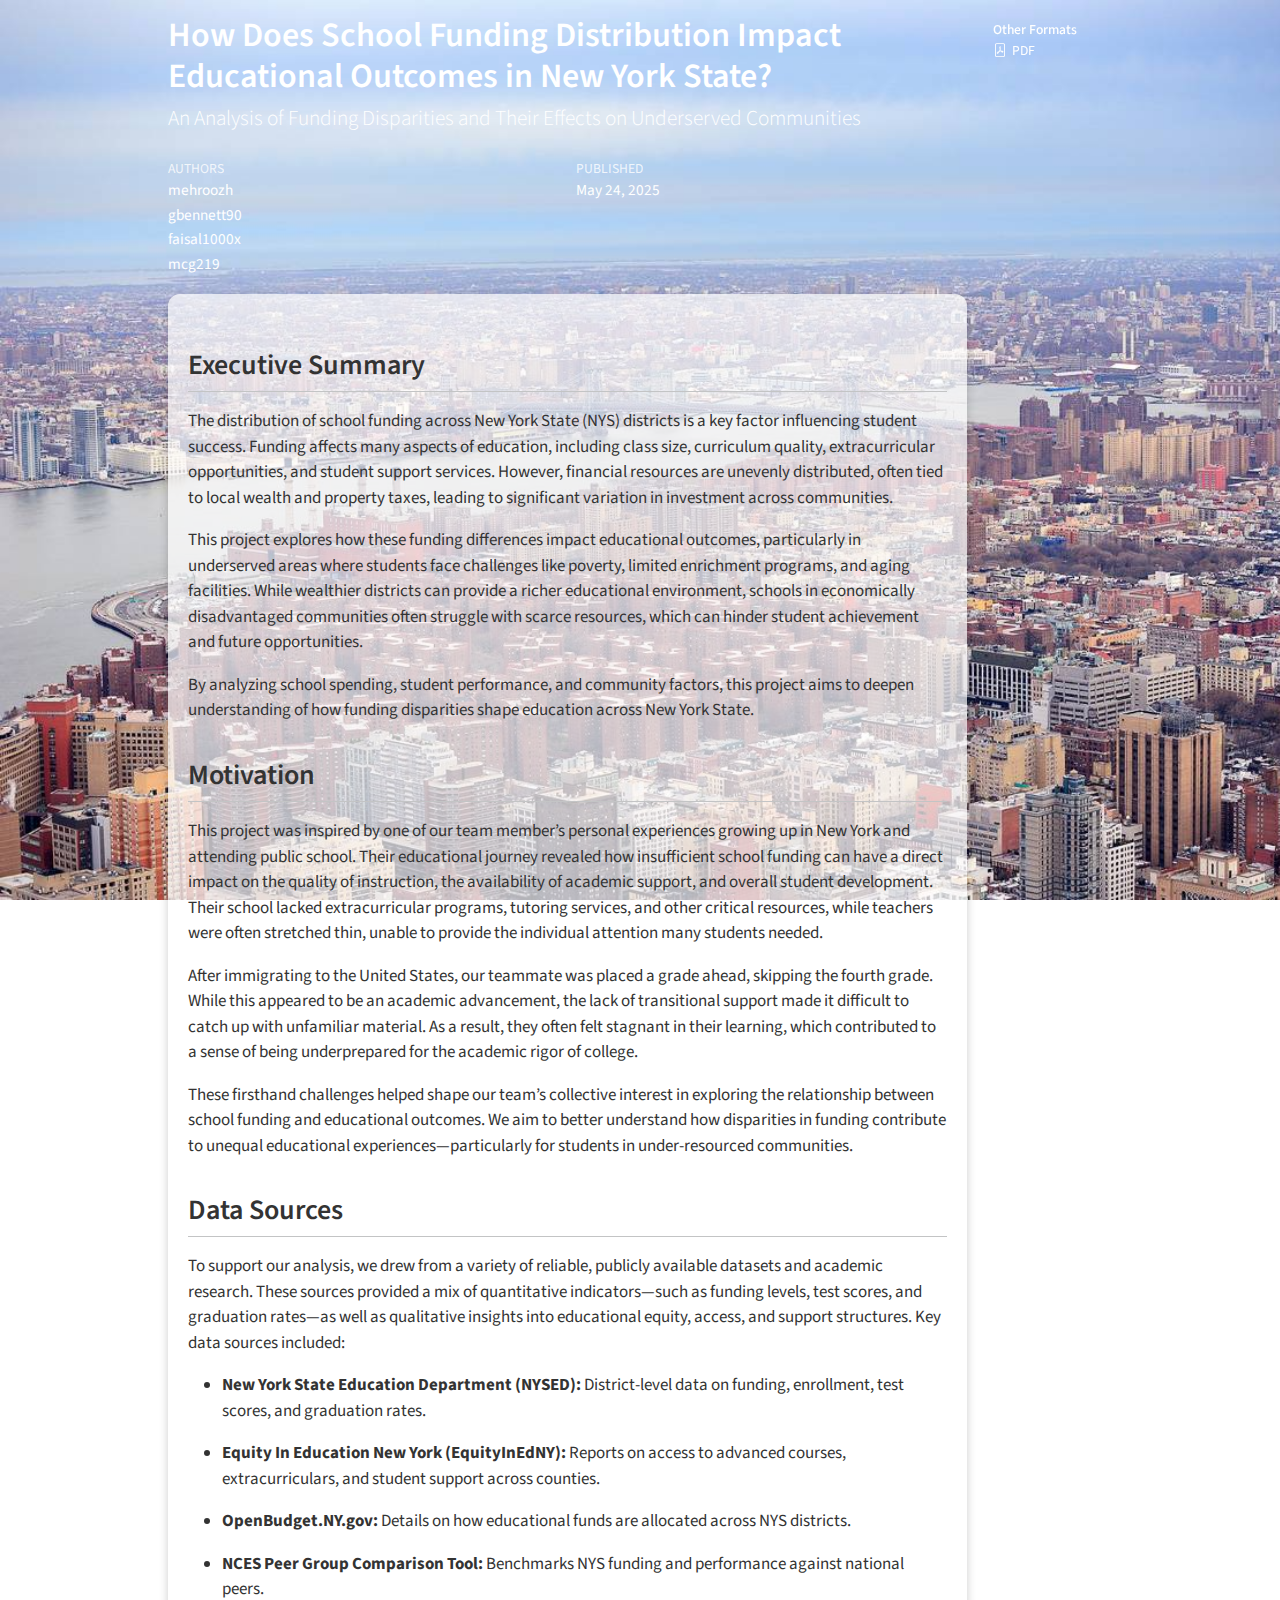
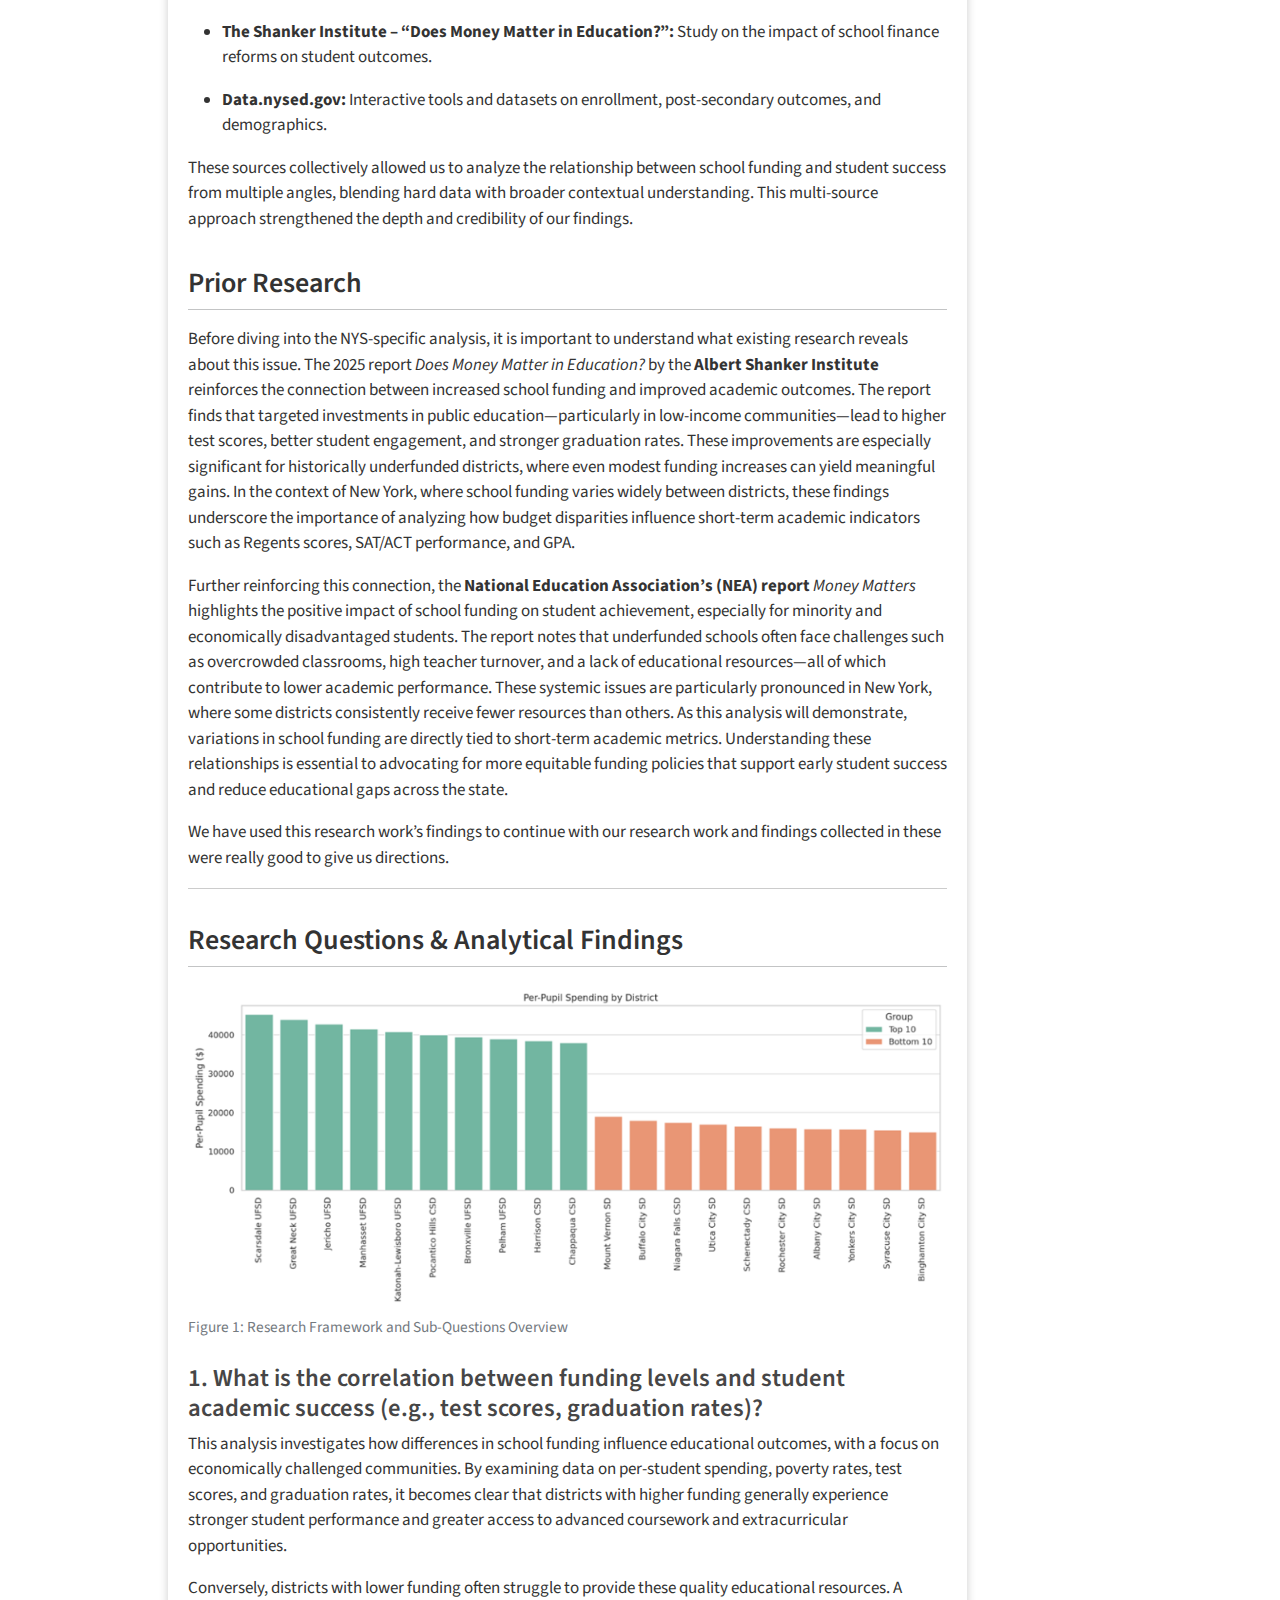
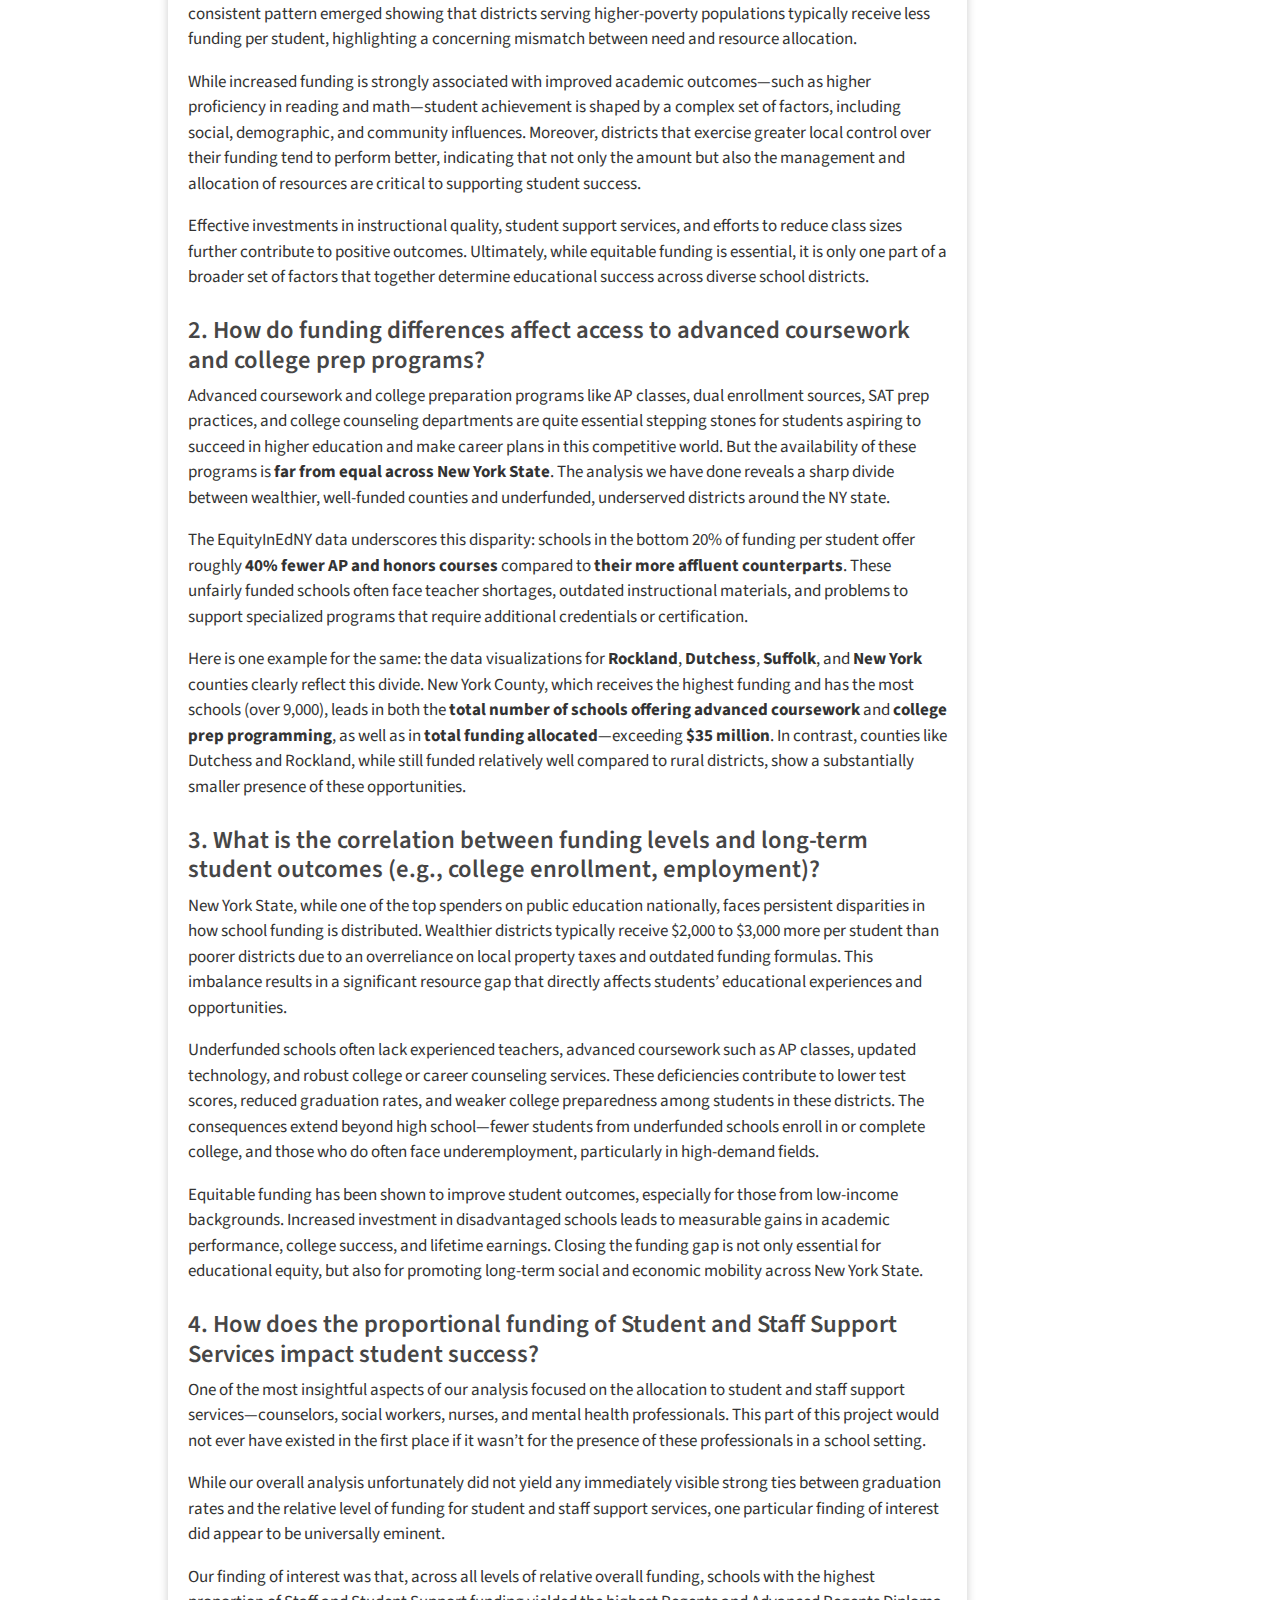
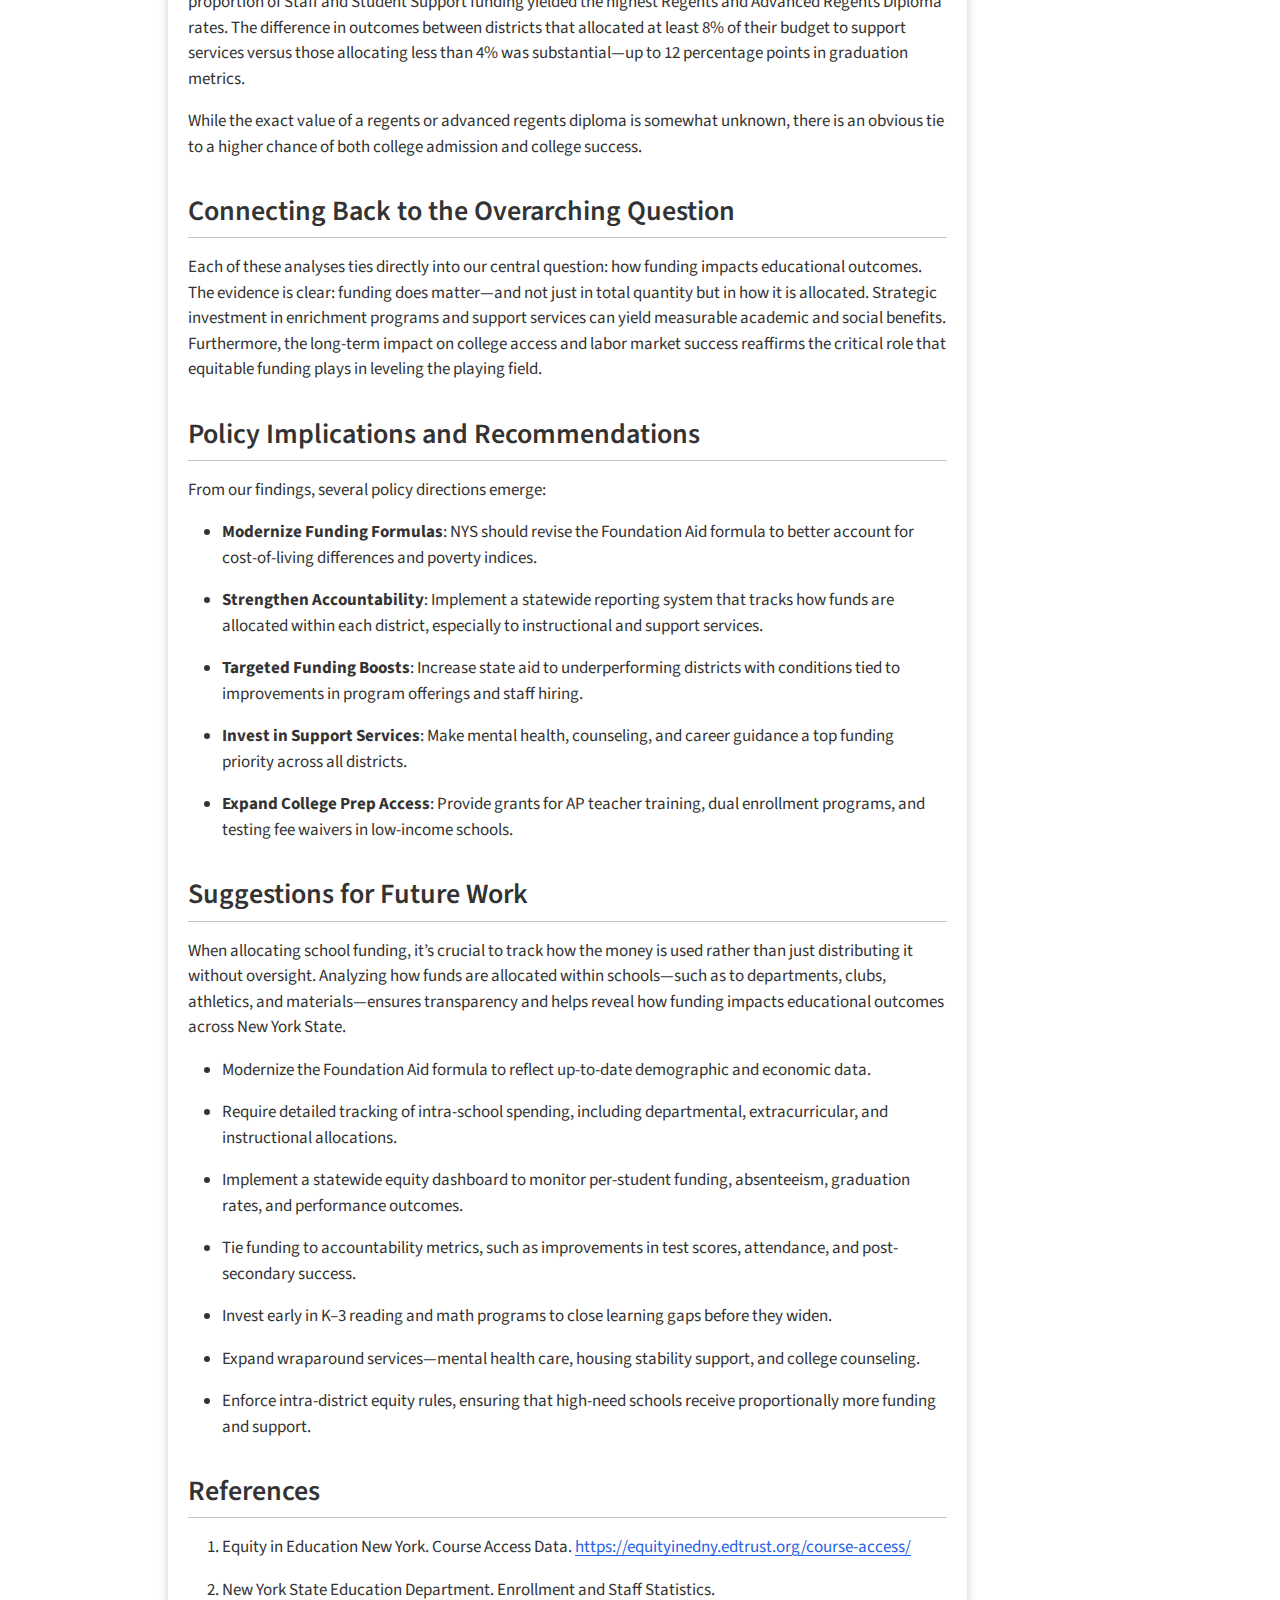
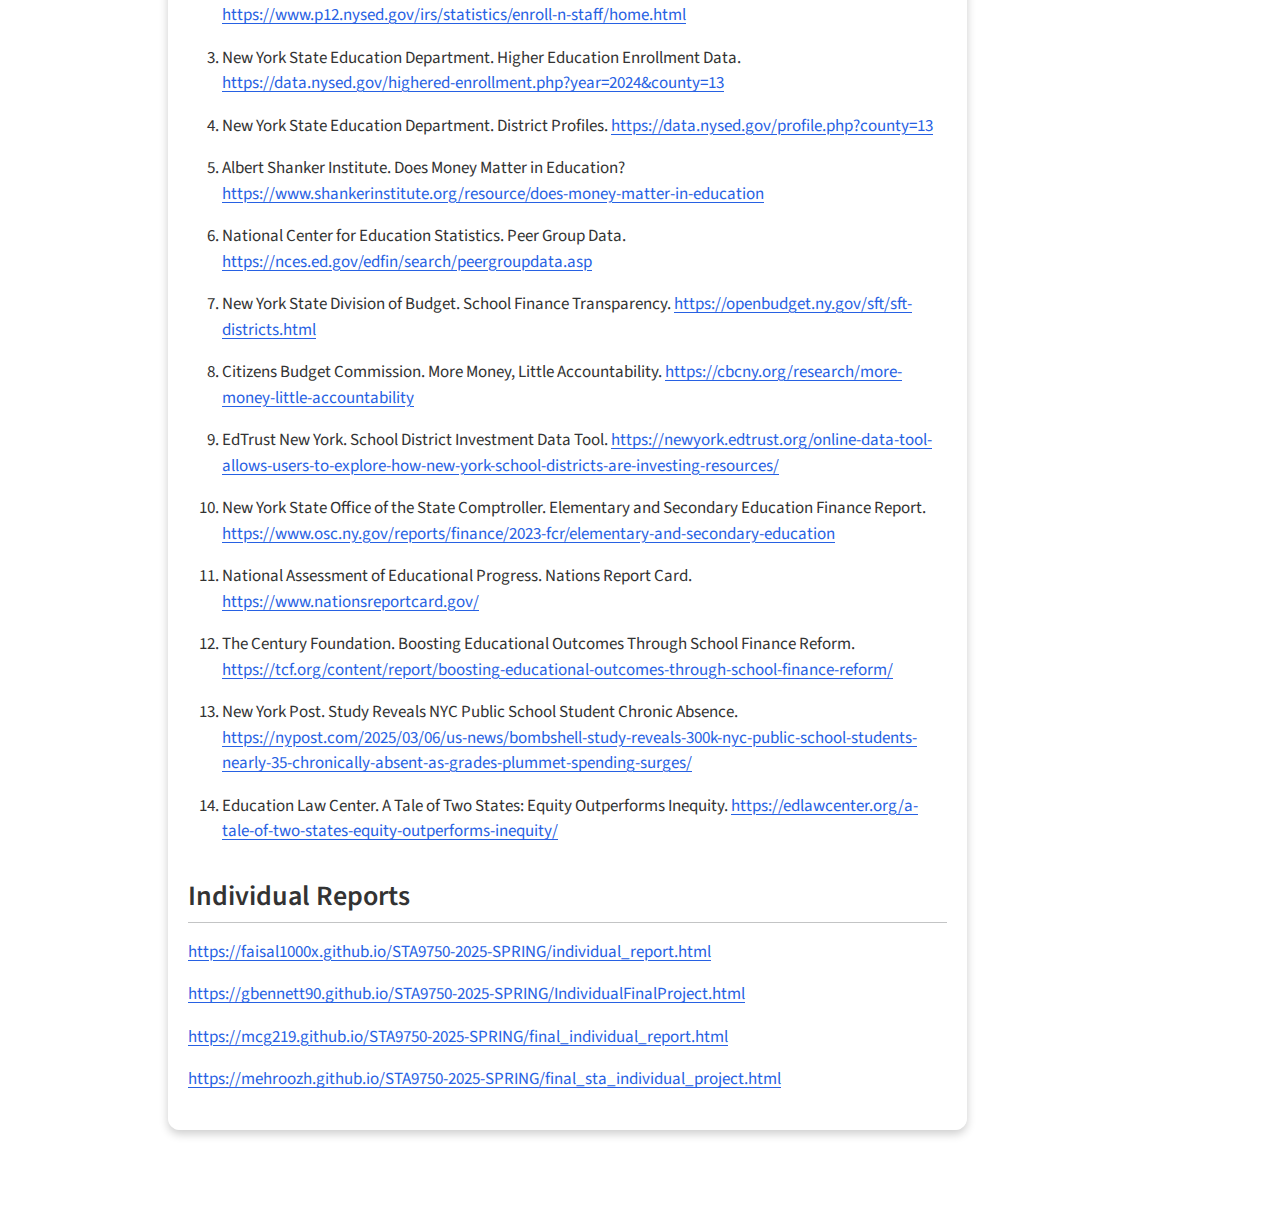
<file: docs/FinalSummaryReport.html>
<!DOCTYPE html>
<html xmlns="http://www.w3.org/1999/xhtml" lang="en" xml:lang="en"><head>

<meta charset="utf-8">
<meta name="generator" content="quarto-1.6.40">

<meta name="viewport" content="width=device-width, initial-scale=1.0, user-scalable=yes">

<meta name="author" content="mehroozh">
<meta name="author" content="gbennett90">
<meta name="author" content="faisal1000x">
<meta name="author" content="mcg219">
<meta name="dcterms.date" content="2025-05-24">

<title>How Does School Funding Distribution Impact Educational Outcomes in New York State?</title>
<style>
code{white-space: pre-wrap;}
span.smallcaps{font-variant: small-caps;}
div.columns{display: flex; gap: min(4vw, 1.5em);}
div.column{flex: auto; overflow-x: auto;}
div.hanging-indent{margin-left: 1.5em; text-indent: -1.5em;}
ul.task-list{list-style: none;}
ul.task-list li input[type="checkbox"] {
  width: 0.8em;
  margin: 0 0.8em 0.2em -1em; /* quarto-specific, see https://github.com/quarto-dev/quarto-cli/issues/4556 */ 
  vertical-align: middle;
}
</style>


<script src="FinalSummaryReport_files/libs/clipboard/clipboard.min.js"></script>
<script src="FinalSummaryReport_files/libs/quarto-html/quarto.js"></script>
<script src="FinalSummaryReport_files/libs/quarto-html/popper.min.js"></script>
<script src="FinalSummaryReport_files/libs/quarto-html/tippy.umd.min.js"></script>
<script src="FinalSummaryReport_files/libs/quarto-html/anchor.min.js"></script>
<link href="FinalSummaryReport_files/libs/quarto-html/tippy.css" rel="stylesheet">
<link href="FinalSummaryReport_files/libs/quarto-html/quarto-syntax-highlighting-549806ee2085284f45b00abea8c6df48.css" rel="stylesheet" id="quarto-text-highlighting-styles">
<script src="FinalSummaryReport_files/libs/bootstrap/bootstrap.min.js"></script>
<link href="FinalSummaryReport_files/libs/bootstrap/bootstrap-icons.css" rel="stylesheet">
<link href="FinalSummaryReport_files/libs/bootstrap/bootstrap-81e35ebdb4125010edbabe6010586085.min.css" rel="stylesheet" append-hash="true" id="quarto-bootstrap" data-mode="light">


<link rel="stylesheet" href="style.css">
</head>

<body>

<div id="quarto-content" class="page-columns page-rows-contents page-layout-article">
<div id="quarto-margin-sidebar" class="sidebar margin-sidebar">
  
<div class="quarto-alternate-formats"><h2>Other Formats</h2><ul><li><a href="FinalSummaryReport.pdf"><i class="bi bi-file-pdf"></i>PDF</a></li></ul></div></div>
<main class="content" id="quarto-document-content">

<header id="title-block-header" class="quarto-title-block default">
<div class="quarto-title">
<h1 class="title">How Does School Funding Distribution Impact Educational Outcomes in New York State?</h1>
<p class="subtitle lead">An Analysis of Funding Disparities and Their Effects on Underserved Communities</p>
</div>



<div class="quarto-title-meta">

    <div>
    <div class="quarto-title-meta-heading">Authors</div>
    <div class="quarto-title-meta-contents">
             <p>mehroozh </p>
             <p>gbennett90 </p>
             <p>faisal1000x </p>
             <p>mcg219 </p>
          </div>
  </div>
    
    <div>
    <div class="quarto-title-meta-heading">Published</div>
    <div class="quarto-title-meta-contents">
      <p class="date">May 24, 2025</p>
    </div>
  </div>
  
    
  </div>
  


</header>


<div class="content-box">
<section id="executive-summary" class="level2">
<h2 class="anchored" data-anchor-id="executive-summary">Executive Summary</h2>
<p>The distribution of school funding across New York State (NYS) districts is a key factor influencing student success. Funding affects many aspects of education, including class size, curriculum quality, extracurricular opportunities, and student support services. However, financial resources are unevenly distributed, often tied to local wealth and property taxes, leading to significant variation in investment across communities.</p>
<p>This project explores how these funding differences impact educational outcomes, particularly in underserved areas where students face challenges like poverty, limited enrichment programs, and aging facilities. While wealthier districts can provide a richer educational environment, schools in economically disadvantaged communities often struggle with scarce resources, which can hinder student achievement and future opportunities.</p>
<p>By analyzing school spending, student performance, and community factors, this project aims to deepen understanding of how funding disparities shape education across New York State.</p>
</section>
<section id="motivation" class="level2">
<h2 class="anchored" data-anchor-id="motivation">Motivation</h2>
<p>This project was inspired by one of our team member’s personal experiences growing up in New York and attending public school. Their educational journey revealed how insufficient school funding can have a direct impact on the quality of instruction, the availability of academic support, and overall student development. Their school lacked extracurricular programs, tutoring services, and other critical resources, while teachers were often stretched thin, unable to provide the individual attention many students needed.</p>
<p>After immigrating to the United States, our teammate was placed a grade ahead, skipping the fourth grade. While this appeared to be an academic advancement, the lack of transitional support made it difficult to catch up with unfamiliar material. As a result, they often felt stagnant in their learning, which contributed to a sense of being underprepared for the academic rigor of college.</p>
<p>These firsthand challenges helped shape our team’s collective interest in exploring the relationship between school funding and educational outcomes. We aim to better understand how disparities in funding contribute to unequal educational experiences—particularly for students in under-resourced communities.</p>
</section>
<section id="data-sources" class="level2">
<h2 class="anchored" data-anchor-id="data-sources">Data Sources</h2>
<p>To support our analysis, we drew from a variety of reliable, publicly available datasets and academic research. These sources provided a mix of quantitative indicators—such as funding levels, test scores, and graduation rates—as well as qualitative insights into educational equity, access, and support structures. Key data sources included:</p>
<ul>
<li><p><strong>New York State Education Department (NYSED):</strong> District-level data on funding, enrollment, test scores, and graduation rates.</p></li>
<li><p><strong>Equity In Education New York (EquityInEdNY):</strong> Reports on access to advanced courses, extracurriculars, and student support across counties.</p></li>
<li><p><strong>OpenBudget.NY.gov:</strong> Details on how educational funds are allocated across NYS districts.</p></li>
<li><p><strong>NCES Peer Group Comparison Tool:</strong> Benchmarks NYS funding and performance against national peers.</p></li>
<li><p><strong>The Shanker Institute – “Does Money Matter in Education?”:</strong> Study on the impact of school finance reforms on student outcomes.</p></li>
<li><p><strong>Data.nysed.gov:</strong> Interactive tools and datasets on enrollment, post-secondary outcomes, and demographics.</p></li>
</ul>
<p>These sources collectively allowed us to analyze the relationship between school funding and student success from multiple angles, blending hard data with broader contextual understanding. This multi-source approach strengthened the depth and credibility of our findings.</p>
</section>
<section id="prior-research" class="level2">
<h2 class="anchored" data-anchor-id="prior-research">Prior Research</h2>
<p>Before diving into the NYS-specific analysis, it is important to understand what existing research reveals about this issue. The 2025 report <em>Does Money Matter in Education?</em> by the <strong>Albert Shanker Institute</strong> reinforces the connection between increased school funding and improved academic outcomes. The report finds that targeted investments in public education—particularly in low-income communities—lead to higher test scores, better student engagement, and stronger graduation rates. These improvements are especially significant for historically underfunded districts, where even modest funding increases can yield meaningful gains. In the context of New York, where school funding varies widely between districts, these findings underscore the importance of analyzing how budget disparities influence short-term academic indicators such as Regents scores, SAT/ACT performance, and GPA.</p>
<p>Further reinforcing this connection, the <strong>National Education Association’s (NEA) report</strong> <em>Money Matters</em> highlights the positive impact of school funding on student achievement, especially for minority and economically disadvantaged students. The report notes that underfunded schools often face challenges such as overcrowded classrooms, high teacher turnover, and a lack of educational resources—all of which contribute to lower academic performance. These systemic issues are particularly pronounced in New York, where some districts consistently receive fewer resources than others. As this analysis will demonstrate, variations in school funding are directly tied to short-term academic metrics. Understanding these relationships is essential to advocating for more equitable funding policies that support early student success and reduce educational gaps across the state.</p>
<p>We have used this research work’s findings to continue with our research work and findings collected in these were really good to give us directions.</p>
<hr>
</section>
<section id="research-questions-analytical-findings" class="level2">
<h2 class="anchored" data-anchor-id="research-questions-analytical-findings">Research Questions &amp; Analytical Findings</h2>
<div id="fig-research-overview" class="quarto-float quarto-figure quarto-figure-center anchored">
<figure class="quarto-float quarto-float-fig figure">
<div aria-describedby="fig-research-overview-caption-0ceaefa1-69ba-4598-a22c-09a6ac19f8ca">
<img src="images/image1.png" class="img-fluid figure-img" style="width:100.0%">
</div>
<figcaption class="quarto-float-caption-bottom quarto-float-caption quarto-float-fig" id="fig-research-overview-caption-0ceaefa1-69ba-4598-a22c-09a6ac19f8ca">
Figure&nbsp;1: Research Framework and Sub-Questions Overview
</figcaption>
</figure>
</div>
<section id="what-is-the-correlation-between-funding-levels-and-student-academic-success-e.g.-test-scores-graduation-rates" class="level3">
<h3 class="anchored" data-anchor-id="what-is-the-correlation-between-funding-levels-and-student-academic-success-e.g.-test-scores-graduation-rates">1. What is the correlation between funding levels and student academic success (e.g., test scores, graduation rates)?</h3>
<p>This analysis investigates how differences in school funding influence educational outcomes, with a focus on economically challenged communities. By examining data on per-student spending, poverty rates, test scores, and graduation rates, it becomes clear that districts with higher funding generally experience stronger student performance and greater access to advanced coursework and extracurricular opportunities.</p>
<p>Conversely, districts with lower funding often struggle to provide these quality educational resources. A consistent pattern emerged showing that districts serving higher-poverty populations typically receive less funding per student, highlighting a concerning mismatch between need and resource allocation.</p>
<p>While increased funding is strongly associated with improved academic outcomes—such as higher proficiency in reading and math—student achievement is shaped by a complex set of factors, including social, demographic, and community influences. Moreover, districts that exercise greater local control over their funding tend to perform better, indicating that not only the amount but also the management and allocation of resources are critical to supporting student success.</p>
<p>Effective investments in instructional quality, student support services, and efforts to reduce class sizes further contribute to positive outcomes. Ultimately, while equitable funding is essential, it is only one part of a broader set of factors that together determine educational success across diverse school districts.</p>
</section>
<section id="how-do-funding-differences-affect-access-to-advanced-coursework-and-college-prep-programs" class="level3">
<h3 class="anchored" data-anchor-id="how-do-funding-differences-affect-access-to-advanced-coursework-and-college-prep-programs">2. How do funding differences affect access to advanced coursework and college prep programs?</h3>
<p>Advanced coursework and college preparation programs like AP classes, dual enrollment sources, SAT prep practices, and college counseling departments are quite essential stepping stones for students aspiring to succeed in higher education and make career plans in this competitive world. But the availability of these programs is <strong>far from equal across New York State</strong>. The analysis we have done reveals a sharp divide between wealthier, well-funded counties and underfunded, underserved districts around the NY state.</p>
<p>The EquityInEdNY data underscores this disparity: schools in the bottom 20% of funding per student offer roughly <strong>40% fewer AP and honors courses</strong> compared to <strong>their more affluent counterparts</strong>. These unfairly funded schools often face teacher shortages, outdated instructional materials, and problems to support specialized programs that require additional credentials or certification.</p>
<p>Here is one example for the same: the data visualizations for <strong>Rockland</strong>, <strong>Dutchess</strong>, <strong>Suffolk</strong>, and <strong>New York</strong> counties clearly reflect this divide. New York County, which receives the highest funding and has the most schools (over 9,000), leads in both the <strong>total number of schools offering advanced coursework</strong> and <strong>college prep programming</strong>, as well as in <strong>total funding allocated</strong>—exceeding <strong>$35 million</strong>. In contrast, counties like Dutchess and Rockland, while still funded relatively well compared to rural districts, show a substantially smaller presence of these opportunities.</p>
</section>
<section id="what-is-the-correlation-between-funding-levels-and-long-term-student-outcomes-e.g.-college-enrollment-employment" class="level3">
<h3 class="anchored" data-anchor-id="what-is-the-correlation-between-funding-levels-and-long-term-student-outcomes-e.g.-college-enrollment-employment">3. What is the correlation between funding levels and long-term student outcomes (e.g., college enrollment, employment)?</h3>
<p>New York State, while one of the top spenders on public education nationally, faces persistent disparities in how school funding is distributed. Wealthier districts typically receive $2,000 to $3,000 more per student than poorer districts due to an overreliance on local property taxes and outdated funding formulas. This imbalance results in a significant resource gap that directly affects students’ educational experiences and opportunities.</p>
<p>Underfunded schools often lack experienced teachers, advanced coursework such as AP classes, updated technology, and robust college or career counseling services. These deficiencies contribute to lower test scores, reduced graduation rates, and weaker college preparedness among students in these districts. The consequences extend beyond high school—fewer students from underfunded schools enroll in or complete college, and those who do often face underemployment, particularly in high-demand fields.</p>
<p>Equitable funding has been shown to improve student outcomes, especially for those from low-income backgrounds. Increased investment in disadvantaged schools leads to measurable gains in academic performance, college success, and lifetime earnings. Closing the funding gap is not only essential for educational equity, but also for promoting long-term social and economic mobility across New York State.</p>
</section>
<section id="how-does-the-proportional-funding-of-student-and-staff-support-services-impact-student-success" class="level3">
<h3 class="anchored" data-anchor-id="how-does-the-proportional-funding-of-student-and-staff-support-services-impact-student-success">4. How does the proportional funding of Student and Staff Support Services impact student success?</h3>
<p>One of the most insightful aspects of our analysis focused on the allocation to student and staff support services—counselors, social workers, nurses, and mental health professionals. This part of this project would not ever have existed in the first place if it wasn’t for the presence of these professionals in a school setting.</p>
<p>While our overall analysis unfortunately did not yield any immediately visible strong ties between graduation rates and the relative level of funding for student and staff support services, one particular finding of interest did appear to be universally eminent.</p>
<p>Our finding of interest was that, across all levels of relative overall funding, schools with the highest proportion of Staff and Student Support funding yielded the highest Regents and Advanced Regents Diploma rates. The difference in outcomes between districts that allocated at least 8% of their budget to support services versus those allocating less than 4% was substantial—up to 12 percentage points in graduation metrics.</p>
<p>While the exact value of a regents or advanced regents diploma is somewhat unknown, there is an obvious tie to a higher chance of both college admission and college success.</p>
</section>
</section>
<section id="connecting-back-to-the-overarching-question" class="level2">
<h2 class="anchored" data-anchor-id="connecting-back-to-the-overarching-question">Connecting Back to the Overarching Question</h2>
<p>Each of these analyses ties directly into our central question: how funding impacts educational outcomes. The evidence is clear: funding does matter—and not just in total quantity but in how it is allocated. Strategic investment in enrichment programs and support services can yield measurable academic and social benefits. Furthermore, the long-term impact on college access and labor market success reaffirms the critical role that equitable funding plays in leveling the playing field.</p>
</section>
<section id="policy-implications-and-recommendations" class="level2">
<h2 class="anchored" data-anchor-id="policy-implications-and-recommendations">Policy Implications and Recommendations</h2>
<p>From our findings, several policy directions emerge:</p>
<ul>
<li><p><strong>Modernize Funding Formulas</strong>: NYS should revise the Foundation Aid formula to better account for cost-of-living differences and poverty indices.</p></li>
<li><p><strong>Strengthen Accountability</strong>: Implement a statewide reporting system that tracks how funds are allocated within each district, especially to instructional and support services.</p></li>
<li><p><strong>Targeted Funding Boosts</strong>: Increase state aid to underperforming districts with conditions tied to improvements in program offerings and staff hiring.</p></li>
<li><p><strong>Invest in Support Services</strong>: Make mental health, counseling, and career guidance a top funding priority across all districts.</p></li>
<li><p><strong>Expand College Prep Access</strong>: Provide grants for AP teacher training, dual enrollment programs, and testing fee waivers in low-income schools.</p></li>
</ul>
</section>
<section id="suggestions-for-future-work" class="level2">
<h2 class="anchored" data-anchor-id="suggestions-for-future-work">Suggestions for Future Work</h2>
<p>When allocating school funding, it’s crucial to track how the money is used rather than just distributing it without oversight. Analyzing how funds are allocated within schools—such as to departments, clubs, athletics, and materials—ensures transparency and helps reveal how funding impacts educational outcomes across New York State.</p>
<ul>
<li><p>Modernize the Foundation Aid formula to reflect up-to-date demographic and economic data.</p></li>
<li><p>Require detailed tracking of intra-school spending, including departmental, extracurricular, and instructional allocations.</p></li>
<li><p>Implement a statewide equity dashboard to monitor per-student funding, absenteeism, graduation rates, and performance outcomes.</p></li>
<li><p>Tie funding to accountability metrics, such as improvements in test scores, attendance, and post-secondary success.</p></li>
<li><p>Invest early in K–3 reading and math programs to close learning gaps before they widen.</p></li>
<li><p>Expand wraparound services—mental health care, housing stability support, and college counseling.</p></li>
<li><p>Enforce intra-district equity rules, ensuring that high-need schools receive proportionally more funding and support.</p></li>
</ul>
</section>
<section id="references" class="level2">
<h2 class="anchored" data-anchor-id="references">References</h2>
<ol type="1">
<li><p>Equity in Education New York. Course Access Data. <a href="https://equityinedny.edtrust.org/course-access/" class="uri">https://equityinedny.edtrust.org/course-access/</a></p></li>
<li><p>New York State Education Department. Enrollment and Staff Statistics. <a href="https://www.p12.nysed.gov/irs/statistics/enroll-n-staff/home.html" class="uri">https://www.p12.nysed.gov/irs/statistics/enroll-n-staff/home.html</a></p></li>
<li><p>New York State Education Department. Higher Education Enrollment Data. <a href="https://data.nysed.gov/highered-enrollment.php?year=2024&amp;county=13" class="uri">https://data.nysed.gov/highered-enrollment.php?year=2024&amp;county=13</a></p></li>
<li><p>New York State Education Department. District Profiles. <a href="https://data.nysed.gov/profile.php?county=13" class="uri">https://data.nysed.gov/profile.php?county=13</a></p></li>
<li><p>Albert Shanker Institute. Does Money Matter in Education? <a href="https://www.shankerinstitute.org/resource/does-money-matter-in-education" class="uri">https://www.shankerinstitute.org/resource/does-money-matter-in-education</a></p></li>
<li><p>National Center for Education Statistics. Peer Group Data. <a href="https://nces.ed.gov/edfin/search/peergroupdata.asp" class="uri">https://nces.ed.gov/edfin/search/peergroupdata.asp</a></p></li>
<li><p>New York State Division of Budget. School Finance Transparency. <a href="https://openbudget.ny.gov/sft/sft-districts.html" class="uri">https://openbudget.ny.gov/sft/sft-districts.html</a></p></li>
<li><p>Citizens Budget Commission. More Money, Little Accountability. <a href="https://cbcny.org/research/more-money-little-accountability" class="uri">https://cbcny.org/research/more-money-little-accountability</a></p></li>
<li><p>EdTrust New York. School District Investment Data Tool. <a href="https://newyork.edtrust.org/online-data-tool-allows-users-to-explore-how-new-york-school-districts-are-investing-resources/" class="uri">https://newyork.edtrust.org/online-data-tool-allows-users-to-explore-how-new-york-school-districts-are-investing-resources/</a></p></li>
<li><p>New York State Office of the State Comptroller. Elementary and Secondary Education Finance Report. <a href="https://www.osc.ny.gov/reports/finance/2023-fcr/elementary-and-secondary-education" class="uri">https://www.osc.ny.gov/reports/finance/2023-fcr/elementary-and-secondary-education</a></p></li>
<li><p>National Assessment of Educational Progress. Nations Report Card. <a href="https://www.nationsreportcard.gov/" class="uri">https://www.nationsreportcard.gov/</a></p></li>
<li><p>The Century Foundation. Boosting Educational Outcomes Through School Finance Reform. <a href="https://tcf.org/content/report/boosting-educational-outcomes-through-school-finance-reform/" class="uri">https://tcf.org/content/report/boosting-educational-outcomes-through-school-finance-reform/</a></p></li>
<li><p>New York Post. Study Reveals NYC Public School Student Chronic Absence. <a href="https://nypost.com/2025/03/06/us-news/bombshell-study-reveals-300k-nyc-public-school-students-nearly-35-chronically-absent-as-grades-plummet-spending-surges/" class="uri">https://nypost.com/2025/03/06/us-news/bombshell-study-reveals-300k-nyc-public-school-students-nearly-35-chronically-absent-as-grades-plummet-spending-surges/</a></p></li>
<li><p>Education Law Center. A Tale of Two States: Equity Outperforms Inequity. <a href="https://edlawcenter.org/a-tale-of-two-states-equity-outperforms-inequity/" class="uri">https://edlawcenter.org/a-tale-of-two-states-equity-outperforms-inequity/</a></p></li>
</ol>
</section>
<section id="individual-reports" class="level2">
<h2 class="anchored" data-anchor-id="individual-reports">Individual Reports</h2>
<p><a href="https://faisal1000x.github.io/STA9750-2025-SPRING/individual_report.html" class="uri">https://faisal1000x.github.io/STA9750-2025-SPRING/individual_report.html</a></p>
<p><a href="https://gbennett90.github.io/STA9750-2025-SPRING/IndividualFinalProject.html" class="uri">https://gbennett90.github.io/STA9750-2025-SPRING/IndividualFinalProject.html</a></p>
<p><a href="https://mcg219.github.io/STA9750-2025-SPRING/final_individual_report.html" class="uri">https://mcg219.github.io/STA9750-2025-SPRING/final_individual_report.html</a></p>
<p><a href="https://mehroozh.github.io/STA9750-2025-SPRING/final_sta_individual_project.html" class="uri">https://mehroozh.github.io/STA9750-2025-SPRING/final_sta_individual_project.html</a></p>
</section>
</div>

</main>
<!-- /main column -->
<script id="quarto-html-after-body" type="application/javascript">
window.document.addEventListener("DOMContentLoaded", function (event) {
  const toggleBodyColorMode = (bsSheetEl) => {
    const mode = bsSheetEl.getAttribute("data-mode");
    const bodyEl = window.document.querySelector("body");
    if (mode === "dark") {
      bodyEl.classList.add("quarto-dark");
      bodyEl.classList.remove("quarto-light");
    } else {
      bodyEl.classList.add("quarto-light");
      bodyEl.classList.remove("quarto-dark");
    }
  }
  const toggleBodyColorPrimary = () => {
    const bsSheetEl = window.document.querySelector("link#quarto-bootstrap");
    if (bsSheetEl) {
      toggleBodyColorMode(bsSheetEl);
    }
  }
  toggleBodyColorPrimary();  
  const icon = "";
  const anchorJS = new window.AnchorJS();
  anchorJS.options = {
    placement: 'right',
    icon: icon
  };
  anchorJS.add('.anchored');
  const isCodeAnnotation = (el) => {
    for (const clz of el.classList) {
      if (clz.startsWith('code-annotation-')) {                     
        return true;
      }
    }
    return false;
  }
  const onCopySuccess = function(e) {
    // button target
    const button = e.trigger;
    // don't keep focus
    button.blur();
    // flash "checked"
    button.classList.add('code-copy-button-checked');
    var currentTitle = button.getAttribute("title");
    button.setAttribute("title", "Copied!");
    let tooltip;
    if (window.bootstrap) {
      button.setAttribute("data-bs-toggle", "tooltip");
      button.setAttribute("data-bs-placement", "left");
      button.setAttribute("data-bs-title", "Copied!");
      tooltip = new bootstrap.Tooltip(button, 
        { trigger: "manual", 
          customClass: "code-copy-button-tooltip",
          offset: [0, -8]});
      tooltip.show();    
    }
    setTimeout(function() {
      if (tooltip) {
        tooltip.hide();
        button.removeAttribute("data-bs-title");
        button.removeAttribute("data-bs-toggle");
        button.removeAttribute("data-bs-placement");
      }
      button.setAttribute("title", currentTitle);
      button.classList.remove('code-copy-button-checked');
    }, 1000);
    // clear code selection
    e.clearSelection();
  }
  const getTextToCopy = function(trigger) {
      const codeEl = trigger.previousElementSibling.cloneNode(true);
      for (const childEl of codeEl.children) {
        if (isCodeAnnotation(childEl)) {
          childEl.remove();
        }
      }
      return codeEl.innerText;
  }
  const clipboard = new window.ClipboardJS('.code-copy-button:not([data-in-quarto-modal])', {
    text: getTextToCopy
  });
  clipboard.on('success', onCopySuccess);
  if (window.document.getElementById('quarto-embedded-source-code-modal')) {
    const clipboardModal = new window.ClipboardJS('.code-copy-button[data-in-quarto-modal]', {
      text: getTextToCopy,
      container: window.document.getElementById('quarto-embedded-source-code-modal')
    });
    clipboardModal.on('success', onCopySuccess);
  }
    var localhostRegex = new RegExp(/^(?:http|https):\/\/localhost\:?[0-9]*\//);
    var mailtoRegex = new RegExp(/^mailto:/);
      var filterRegex = new RegExp('/' + window.location.host + '/');
    var isInternal = (href) => {
        return filterRegex.test(href) || localhostRegex.test(href) || mailtoRegex.test(href);
    }
    // Inspect non-navigation links and adorn them if external
 	var links = window.document.querySelectorAll('a[href]:not(.nav-link):not(.navbar-brand):not(.toc-action):not(.sidebar-link):not(.sidebar-item-toggle):not(.pagination-link):not(.no-external):not([aria-hidden]):not(.dropdown-item):not(.quarto-navigation-tool):not(.about-link)');
    for (var i=0; i<links.length; i++) {
      const link = links[i];
      if (!isInternal(link.href)) {
        // undo the damage that might have been done by quarto-nav.js in the case of
        // links that we want to consider external
        if (link.dataset.originalHref !== undefined) {
          link.href = link.dataset.originalHref;
        }
      }
    }
  function tippyHover(el, contentFn, onTriggerFn, onUntriggerFn) {
    const config = {
      allowHTML: true,
      maxWidth: 500,
      delay: 100,
      arrow: false,
      appendTo: function(el) {
          return el.parentElement;
      },
      interactive: true,
      interactiveBorder: 10,
      theme: 'quarto',
      placement: 'bottom-start',
    };
    if (contentFn) {
      config.content = contentFn;
    }
    if (onTriggerFn) {
      config.onTrigger = onTriggerFn;
    }
    if (onUntriggerFn) {
      config.onUntrigger = onUntriggerFn;
    }
    window.tippy(el, config); 
  }
  const noterefs = window.document.querySelectorAll('a[role="doc-noteref"]');
  for (var i=0; i<noterefs.length; i++) {
    const ref = noterefs[i];
    tippyHover(ref, function() {
      // use id or data attribute instead here
      let href = ref.getAttribute('data-footnote-href') || ref.getAttribute('href');
      try { href = new URL(href).hash; } catch {}
      const id = href.replace(/^#\/?/, "");
      const note = window.document.getElementById(id);
      if (note) {
        return note.innerHTML;
      } else {
        return "";
      }
    });
  }
  const xrefs = window.document.querySelectorAll('a.quarto-xref');
  const processXRef = (id, note) => {
    // Strip column container classes
    const stripColumnClz = (el) => {
      el.classList.remove("page-full", "page-columns");
      if (el.children) {
        for (const child of el.children) {
          stripColumnClz(child);
        }
      }
    }
    stripColumnClz(note)
    if (id === null || id.startsWith('sec-')) {
      // Special case sections, only their first couple elements
      const container = document.createElement("div");
      if (note.children && note.children.length > 2) {
        container.appendChild(note.children[0].cloneNode(true));
        for (let i = 1; i < note.children.length; i++) {
          const child = note.children[i];
          if (child.tagName === "P" && child.innerText === "") {
            continue;
          } else {
            container.appendChild(child.cloneNode(true));
            break;
          }
        }
        if (window.Quarto?.typesetMath) {
          window.Quarto.typesetMath(container);
        }
        return container.innerHTML
      } else {
        if (window.Quarto?.typesetMath) {
          window.Quarto.typesetMath(note);
        }
        return note.innerHTML;
      }
    } else {
      // Remove any anchor links if they are present
      const anchorLink = note.querySelector('a.anchorjs-link');
      if (anchorLink) {
        anchorLink.remove();
      }
      if (window.Quarto?.typesetMath) {
        window.Quarto.typesetMath(note);
      }
      if (note.classList.contains("callout")) {
        return note.outerHTML;
      } else {
        return note.innerHTML;
      }
    }
  }
  for (var i=0; i<xrefs.length; i++) {
    const xref = xrefs[i];
    tippyHover(xref, undefined, function(instance) {
      instance.disable();
      let url = xref.getAttribute('href');
      let hash = undefined; 
      if (url.startsWith('#')) {
        hash = url;
      } else {
        try { hash = new URL(url).hash; } catch {}
      }
      if (hash) {
        const id = hash.replace(/^#\/?/, "");
        const note = window.document.getElementById(id);
        if (note !== null) {
          try {
            const html = processXRef(id, note.cloneNode(true));
            instance.setContent(html);
          } finally {
            instance.enable();
            instance.show();
          }
        } else {
          // See if we can fetch this
          fetch(url.split('#')[0])
          .then(res => res.text())
          .then(html => {
            const parser = new DOMParser();
            const htmlDoc = parser.parseFromString(html, "text/html");
            const note = htmlDoc.getElementById(id);
            if (note !== null) {
              const html = processXRef(id, note);
              instance.setContent(html);
            } 
          }).finally(() => {
            instance.enable();
            instance.show();
          });
        }
      } else {
        // See if we can fetch a full url (with no hash to target)
        // This is a special case and we should probably do some content thinning / targeting
        fetch(url)
        .then(res => res.text())
        .then(html => {
          const parser = new DOMParser();
          const htmlDoc = parser.parseFromString(html, "text/html");
          const note = htmlDoc.querySelector('main.content');
          if (note !== null) {
            // This should only happen for chapter cross references
            // (since there is no id in the URL)
            // remove the first header
            if (note.children.length > 0 && note.children[0].tagName === "HEADER") {
              note.children[0].remove();
            }
            const html = processXRef(null, note);
            instance.setContent(html);
          } 
        }).finally(() => {
          instance.enable();
          instance.show();
        });
      }
    }, function(instance) {
    });
  }
      let selectedAnnoteEl;
      const selectorForAnnotation = ( cell, annotation) => {
        let cellAttr = 'data-code-cell="' + cell + '"';
        let lineAttr = 'data-code-annotation="' +  annotation + '"';
        const selector = 'span[' + cellAttr + '][' + lineAttr + ']';
        return selector;
      }
      const selectCodeLines = (annoteEl) => {
        const doc = window.document;
        const targetCell = annoteEl.getAttribute("data-target-cell");
        const targetAnnotation = annoteEl.getAttribute("data-target-annotation");
        const annoteSpan = window.document.querySelector(selectorForAnnotation(targetCell, targetAnnotation));
        const lines = annoteSpan.getAttribute("data-code-lines").split(",");
        const lineIds = lines.map((line) => {
          return targetCell + "-" + line;
        })
        let top = null;
        let height = null;
        let parent = null;
        if (lineIds.length > 0) {
            //compute the position of the single el (top and bottom and make a div)
            const el = window.document.getElementById(lineIds[0]);
            top = el.offsetTop;
            height = el.offsetHeight;
            parent = el.parentElement.parentElement;
          if (lineIds.length > 1) {
            const lastEl = window.document.getElementById(lineIds[lineIds.length - 1]);
            const bottom = lastEl.offsetTop + lastEl.offsetHeight;
            height = bottom - top;
          }
          if (top !== null && height !== null && parent !== null) {
            // cook up a div (if necessary) and position it 
            let div = window.document.getElementById("code-annotation-line-highlight");
            if (div === null) {
              div = window.document.createElement("div");
              div.setAttribute("id", "code-annotation-line-highlight");
              div.style.position = 'absolute';
              parent.appendChild(div);
            }
            div.style.top = top - 2 + "px";
            div.style.height = height + 4 + "px";
            div.style.left = 0;
            let gutterDiv = window.document.getElementById("code-annotation-line-highlight-gutter");
            if (gutterDiv === null) {
              gutterDiv = window.document.createElement("div");
              gutterDiv.setAttribute("id", "code-annotation-line-highlight-gutter");
              gutterDiv.style.position = 'absolute';
              const codeCell = window.document.getElementById(targetCell);
              const gutter = codeCell.querySelector('.code-annotation-gutter');
              gutter.appendChild(gutterDiv);
            }
            gutterDiv.style.top = top - 2 + "px";
            gutterDiv.style.height = height + 4 + "px";
          }
          selectedAnnoteEl = annoteEl;
        }
      };
      const unselectCodeLines = () => {
        const elementsIds = ["code-annotation-line-highlight", "code-annotation-line-highlight-gutter"];
        elementsIds.forEach((elId) => {
          const div = window.document.getElementById(elId);
          if (div) {
            div.remove();
          }
        });
        selectedAnnoteEl = undefined;
      };
        // Handle positioning of the toggle
    window.addEventListener(
      "resize",
      throttle(() => {
        elRect = undefined;
        if (selectedAnnoteEl) {
          selectCodeLines(selectedAnnoteEl);
        }
      }, 10)
    );
    function throttle(fn, ms) {
    let throttle = false;
    let timer;
      return (...args) => {
        if(!throttle) { // first call gets through
            fn.apply(this, args);
            throttle = true;
        } else { // all the others get throttled
            if(timer) clearTimeout(timer); // cancel #2
            timer = setTimeout(() => {
              fn.apply(this, args);
              timer = throttle = false;
            }, ms);
        }
      };
    }
      // Attach click handler to the DT
      const annoteDls = window.document.querySelectorAll('dt[data-target-cell]');
      for (const annoteDlNode of annoteDls) {
        annoteDlNode.addEventListener('click', (event) => {
          const clickedEl = event.target;
          if (clickedEl !== selectedAnnoteEl) {
            unselectCodeLines();
            const activeEl = window.document.querySelector('dt[data-target-cell].code-annotation-active');
            if (activeEl) {
              activeEl.classList.remove('code-annotation-active');
            }
            selectCodeLines(clickedEl);
            clickedEl.classList.add('code-annotation-active');
          } else {
            // Unselect the line
            unselectCodeLines();
            clickedEl.classList.remove('code-annotation-active');
          }
        });
      }
  const findCites = (el) => {
    const parentEl = el.parentElement;
    if (parentEl) {
      const cites = parentEl.dataset.cites;
      if (cites) {
        return {
          el,
          cites: cites.split(' ')
        };
      } else {
        return findCites(el.parentElement)
      }
    } else {
      return undefined;
    }
  };
  var bibliorefs = window.document.querySelectorAll('a[role="doc-biblioref"]');
  for (var i=0; i<bibliorefs.length; i++) {
    const ref = bibliorefs[i];
    const citeInfo = findCites(ref);
    if (citeInfo) {
      tippyHover(citeInfo.el, function() {
        var popup = window.document.createElement('div');
        citeInfo.cites.forEach(function(cite) {
          var citeDiv = window.document.createElement('div');
          citeDiv.classList.add('hanging-indent');
          citeDiv.classList.add('csl-entry');
          var biblioDiv = window.document.getElementById('ref-' + cite);
          if (biblioDiv) {
            citeDiv.innerHTML = biblioDiv.innerHTML;
          }
          popup.appendChild(citeDiv);
        });
        return popup.innerHTML;
      });
    }
  }
});
</script>
</div> <!-- /content -->




</body></html>
</file>
<file: docs/site_libs/quarto-html/tippy.css>
.tippy-box[data-animation=fade][data-state=hidden]{opacity:0}[data-tippy-root]{max-width:calc(100vw - 10px)}.tippy-box{position:relative;background-color:#333;color:#fff;border-radius:4px;font-size:14px;line-height:1.4;white-space:normal;outline:0;transition-property:transform,visibility,opacity}.tippy-box[data-placement^=top]>.tippy-arrow{bottom:0}.tippy-box[data-placement^=top]>.tippy-arrow:before{bottom:-7px;left:0;border-width:8px 8px 0;border-top-color:initial;transform-origin:center top}.tippy-box[data-placement^=bottom]>.tippy-arrow{top:0}.tippy-box[data-placement^=bottom]>.tippy-arrow:before{top:-7px;left:0;border-width:0 8px 8px;border-bottom-color:initial;transform-origin:center bottom}.tippy-box[data-placement^=left]>.tippy-arrow{right:0}.tippy-box[data-placement^=left]>.tippy-arrow:before{border-width:8px 0 8px 8px;border-left-color:initial;right:-7px;transform-origin:center left}.tippy-box[data-placement^=right]>.tippy-arrow{left:0}.tippy-box[data-placement^=right]>.tippy-arrow:before{left:-7px;border-width:8px 8px 8px 0;border-right-color:initial;transform-origin:center right}.tippy-box[data-inertia][data-state=visible]{transition-timing-function:cubic-bezier(.54,1.5,.38,1.11)}.tippy-arrow{width:16px;height:16px;color:#333}.tippy-arrow:before{content:"";position:absolute;border-color:transparent;border-style:solid}.tippy-content{position:relative;padding:5px 9px;z-index:1}
</file>
<file: docs/site_libs/quarto-html/quarto-syntax-highlighting-dark-8ea72dc5fed832574809a9c94082fbbb.css>
/* quarto syntax highlight colors */
:root {
  --quarto-hl-al-color: #f07178;
  --quarto-hl-an-color: #d4d0ab;
  --quarto-hl-at-color: #00e0e0;
  --quarto-hl-bn-color: #d4d0ab;
  --quarto-hl-bu-color: #abe338;
  --quarto-hl-ch-color: #abe338;
  --quarto-hl-co-color: #f8f8f2;
  --quarto-hl-cv-color: #ffd700;
  --quarto-hl-cn-color: #ffd700;
  --quarto-hl-cf-color: #ffa07a;
  --quarto-hl-dt-color: #ffa07a;
  --quarto-hl-dv-color: #d4d0ab;
  --quarto-hl-do-color: #f8f8f2;
  --quarto-hl-er-color: #f07178;
  --quarto-hl-ex-color: #00e0e0;
  --quarto-hl-fl-color: #d4d0ab;
  --quarto-hl-fu-color: #ffa07a;
  --quarto-hl-im-color: #abe338;
  --quarto-hl-in-color: #d4d0ab;
  --quarto-hl-kw-color: #ffa07a;
  --quarto-hl-op-color: #ffa07a;
  --quarto-hl-ot-color: #00e0e0;
  --quarto-hl-pp-color: #dcc6e0;
  --quarto-hl-re-color: #00e0e0;
  --quarto-hl-sc-color: #abe338;
  --quarto-hl-ss-color: #abe338;
  --quarto-hl-st-color: #abe338;
  --quarto-hl-va-color: #00e0e0;
  --quarto-hl-vs-color: #abe338;
  --quarto-hl-wa-color: #dcc6e0;
}

/* other quarto variables */
:root {
  --quarto-font-monospace: SFMono-Regular, Menlo, Monaco, Consolas, "Liberation Mono", "Courier New", monospace;
}

code span.al {
  background-color: #2a0f15;
  font-weight: bold;
  color: #f07178;
}

code span.an {
  color: #d4d0ab;
}

code span.at {
  color: #00e0e0;
}

code span.bn {
  color: #d4d0ab;
}

code span.bu {
  color: #abe338;
}

code span.ch {
  color: #abe338;
}

code span.co {
  font-style: italic;
  color: #f8f8f2;
}

code span.cv {
  color: #ffd700;
}

code span.cn {
  color: #ffd700;
}

code span.cf {
  font-weight: bold;
  color: #ffa07a;
}

code span.dt {
  color: #ffa07a;
}

code span.dv {
  color: #d4d0ab;
}

code span.do {
  color: #f8f8f2;
}

code span.er {
  color: #f07178;
  text-decoration: underline;
}

code span.ex {
  font-weight: bold;
  color: #00e0e0;
}

code span.fl {
  color: #d4d0ab;
}

code span.fu {
  color: #ffa07a;
}

code span.im {
  color: #abe338;
}

code span.in {
  color: #d4d0ab;
}

code span.kw {
  font-weight: bold;
  color: #ffa07a;
}

pre > code.sourceCode > span {
  color: #f8f8f2;
}

code span {
  color: #f8f8f2;
}

code.sourceCode > span {
  color: #f8f8f2;
}

div.sourceCode,
div.sourceCode pre.sourceCode {
  color: #f8f8f2;
}

code span.op {
  color: #ffa07a;
}

code span.ot {
  color: #00e0e0;
}

code span.pp {
  color: #dcc6e0;
}

code span.re {
  background-color: #f8f8f2;
  color: #00e0e0;
}

code span.sc {
  color: #abe338;
}

code span.ss {
  color: #abe338;
}

code span.st {
  color: #abe338;
}

code span.va {
  color: #00e0e0;
}

code span.vs {
  color: #abe338;
}

code span.wa {
  color: #dcc6e0;
}

.prevent-inlining {
  content: "</";
}

/*# sourceMappingURL=74548907a2aa49896d8738a3cf5e8124.css.map */
</file>
<file: site_libs/quarto-html/tippy.css>
.tippy-box[data-animation=fade][data-state=hidden]{opacity:0}[data-tippy-root]{max-width:calc(100vw - 10px)}.tippy-box{position:relative;background-color:#333;color:#fff;border-radius:4px;font-size:14px;line-height:1.4;white-space:normal;outline:0;transition-property:transform,visibility,opacity}.tippy-box[data-placement^=top]>.tippy-arrow{bottom:0}.tippy-box[data-placement^=top]>.tippy-arrow:before{bottom:-7px;left:0;border-width:8px 8px 0;border-top-color:initial;transform-origin:center top}.tippy-box[data-placement^=bottom]>.tippy-arrow{top:0}.tippy-box[data-placement^=bottom]>.tippy-arrow:before{top:-7px;left:0;border-width:0 8px 8px;border-bottom-color:initial;transform-origin:center bottom}.tippy-box[data-placement^=left]>.tippy-arrow{right:0}.tippy-box[data-placement^=left]>.tippy-arrow:before{border-width:8px 0 8px 8px;border-left-color:initial;right:-7px;transform-origin:center left}.tippy-box[data-placement^=right]>.tippy-arrow{left:0}.tippy-box[data-placement^=right]>.tippy-arrow:before{left:-7px;border-width:8px 8px 8px 0;border-right-color:initial;transform-origin:center right}.tippy-box[data-inertia][data-state=visible]{transition-timing-function:cubic-bezier(.54,1.5,.38,1.11)}.tippy-arrow{width:16px;height:16px;color:#333}.tippy-arrow:before{content:"";position:absolute;border-color:transparent;border-style:solid}.tippy-content{position:relative;padding:5px 9px;z-index:1}
</file>
<file: site_libs/quarto-html/quarto-syntax-highlighting-dark-8ea72dc5fed832574809a9c94082fbbb.css>
/* quarto syntax highlight colors */
:root {
  --quarto-hl-al-color: #f07178;
  --quarto-hl-an-color: #d4d0ab;
  --quarto-hl-at-color: #00e0e0;
  --quarto-hl-bn-color: #d4d0ab;
  --quarto-hl-bu-color: #abe338;
  --quarto-hl-ch-color: #abe338;
  --quarto-hl-co-color: #f8f8f2;
  --quarto-hl-cv-color: #ffd700;
  --quarto-hl-cn-color: #ffd700;
  --quarto-hl-cf-color: #ffa07a;
  --quarto-hl-dt-color: #ffa07a;
  --quarto-hl-dv-color: #d4d0ab;
  --quarto-hl-do-color: #f8f8f2;
  --quarto-hl-er-color: #f07178;
  --quarto-hl-ex-color: #00e0e0;
  --quarto-hl-fl-color: #d4d0ab;
  --quarto-hl-fu-color: #ffa07a;
  --quarto-hl-im-color: #abe338;
  --quarto-hl-in-color: #d4d0ab;
  --quarto-hl-kw-color: #ffa07a;
  --quarto-hl-op-color: #ffa07a;
  --quarto-hl-ot-color: #00e0e0;
  --quarto-hl-pp-color: #dcc6e0;
  --quarto-hl-re-color: #00e0e0;
  --quarto-hl-sc-color: #abe338;
  --quarto-hl-ss-color: #abe338;
  --quarto-hl-st-color: #abe338;
  --quarto-hl-va-color: #00e0e0;
  --quarto-hl-vs-color: #abe338;
  --quarto-hl-wa-color: #dcc6e0;
}

/* other quarto variables */
:root {
  --quarto-font-monospace: SFMono-Regular, Menlo, Monaco, Consolas, "Liberation Mono", "Courier New", monospace;
}

code span.al {
  background-color: #2a0f15;
  font-weight: bold;
  color: #f07178;
}

code span.an {
  color: #d4d0ab;
}

code span.at {
  color: #00e0e0;
}

code span.bn {
  color: #d4d0ab;
}

code span.bu {
  color: #abe338;
}

code span.ch {
  color: #abe338;
}

code span.co {
  font-style: italic;
  color: #f8f8f2;
}

code span.cv {
  color: #ffd700;
}

code span.cn {
  color: #ffd700;
}

code span.cf {
  font-weight: bold;
  color: #ffa07a;
}

code span.dt {
  color: #ffa07a;
}

code span.dv {
  color: #d4d0ab;
}

code span.do {
  color: #f8f8f2;
}

code span.er {
  color: #f07178;
  text-decoration: underline;
}

code span.ex {
  font-weight: bold;
  color: #00e0e0;
}

code span.fl {
  color: #d4d0ab;
}

code span.fu {
  color: #ffa07a;
}

code span.im {
  color: #abe338;
}

code span.in {
  color: #d4d0ab;
}

code span.kw {
  font-weight: bold;
  color: #ffa07a;
}

pre > code.sourceCode > span {
  color: #f8f8f2;
}

code span {
  color: #f8f8f2;
}

code.sourceCode > span {
  color: #f8f8f2;
}

div.sourceCode,
div.sourceCode pre.sourceCode {
  color: #f8f8f2;
}

code span.op {
  color: #ffa07a;
}

code span.ot {
  color: #00e0e0;
}

code span.pp {
  color: #dcc6e0;
}

code span.re {
  background-color: #f8f8f2;
  color: #00e0e0;
}

code span.sc {
  color: #abe338;
}

code span.ss {
  color: #abe338;
}

code span.st {
  color: #abe338;
}

code span.va {
  color: #00e0e0;
}

code span.vs {
  color: #abe338;
}

code span.wa {
  color: #dcc6e0;
}

.prevent-inlining {
  content: "</";
}

/*# sourceMappingURL=74548907a2aa49896d8738a3cf5e8124.css.map */
</file>
<file: docs/final_individual_report_files/libs/quarto-html/tippy.css>
.tippy-box[data-animation=fade][data-state=hidden]{opacity:0}[data-tippy-root]{max-width:calc(100vw - 10px)}.tippy-box{position:relative;background-color:#333;color:#fff;border-radius:4px;font-size:14px;line-height:1.4;white-space:normal;outline:0;transition-property:transform,visibility,opacity}.tippy-box[data-placement^=top]>.tippy-arrow{bottom:0}.tippy-box[data-placement^=top]>.tippy-arrow:before{bottom:-7px;left:0;border-width:8px 8px 0;border-top-color:initial;transform-origin:center top}.tippy-box[data-placement^=bottom]>.tippy-arrow{top:0}.tippy-box[data-placement^=bottom]>.tippy-arrow:before{top:-7px;left:0;border-width:0 8px 8px;border-bottom-color:initial;transform-origin:center bottom}.tippy-box[data-placement^=left]>.tippy-arrow{right:0}.tippy-box[data-placement^=left]>.tippy-arrow:before{border-width:8px 0 8px 8px;border-left-color:initial;right:-7px;transform-origin:center left}.tippy-box[data-placement^=right]>.tippy-arrow{left:0}.tippy-box[data-placement^=right]>.tippy-arrow:before{left:-7px;border-width:8px 8px 8px 0;border-right-color:initial;transform-origin:center right}.tippy-box[data-inertia][data-state=visible]{transition-timing-function:cubic-bezier(.54,1.5,.38,1.11)}.tippy-arrow{width:16px;height:16px;color:#333}.tippy-arrow:before{content:"";position:absolute;border-color:transparent;border-style:solid}.tippy-content{position:relative;padding:5px 9px;z-index:1}
</file>
<file: docs/final_individual_report_files/libs/quarto-html/quarto-syntax-highlighting-549806ee2085284f45b00abea8c6df48.css>
/* quarto syntax highlight colors */
:root {
  --quarto-hl-ot-color: #003B4F;
  --quarto-hl-at-color: #657422;
  --quarto-hl-ss-color: #20794D;
  --quarto-hl-an-color: #5E5E5E;
  --quarto-hl-fu-color: #4758AB;
  --quarto-hl-st-color: #20794D;
  --quarto-hl-cf-color: #003B4F;
  --quarto-hl-op-color: #5E5E5E;
  --quarto-hl-er-color: #AD0000;
  --quarto-hl-bn-color: #AD0000;
  --quarto-hl-al-color: #AD0000;
  --quarto-hl-va-color: #111111;
  --quarto-hl-bu-color: inherit;
  --quarto-hl-ex-color: inherit;
  --quarto-hl-pp-color: #AD0000;
  --quarto-hl-in-color: #5E5E5E;
  --quarto-hl-vs-color: #20794D;
  --quarto-hl-wa-color: #5E5E5E;
  --quarto-hl-do-color: #5E5E5E;
  --quarto-hl-im-color: #00769E;
  --quarto-hl-ch-color: #20794D;
  --quarto-hl-dt-color: #AD0000;
  --quarto-hl-fl-color: #AD0000;
  --quarto-hl-co-color: #5E5E5E;
  --quarto-hl-cv-color: #5E5E5E;
  --quarto-hl-cn-color: #8f5902;
  --quarto-hl-sc-color: #5E5E5E;
  --quarto-hl-dv-color: #AD0000;
  --quarto-hl-kw-color: #003B4F;
}

/* other quarto variables */
:root {
  --quarto-font-monospace: SFMono-Regular, Menlo, Monaco, Consolas, "Liberation Mono", "Courier New", monospace;
}

pre > code.sourceCode > span {
  color: #003B4F;
}

code span {
  color: #003B4F;
}

code.sourceCode > span {
  color: #003B4F;
}

div.sourceCode,
div.sourceCode pre.sourceCode {
  color: #003B4F;
}

code span.ot {
  color: #003B4F;
  font-style: inherit;
}

code span.at {
  color: #657422;
  font-style: inherit;
}

code span.ss {
  color: #20794D;
  font-style: inherit;
}

code span.an {
  color: #5E5E5E;
  font-style: inherit;
}

code span.fu {
  color: #4758AB;
  font-style: inherit;
}

code span.st {
  color: #20794D;
  font-style: inherit;
}

code span.cf {
  color: #003B4F;
  font-weight: bold;
  font-style: inherit;
}

code span.op {
  color: #5E5E5E;
  font-style: inherit;
}

code span.er {
  color: #AD0000;
  font-style: inherit;
}

code span.bn {
  color: #AD0000;
  font-style: inherit;
}

code span.al {
  color: #AD0000;
  font-style: inherit;
}

code span.va {
  color: #111111;
  font-style: inherit;
}

code span.bu {
  font-style: inherit;
}

code span.ex {
  font-style: inherit;
}

code span.pp {
  color: #AD0000;
  font-style: inherit;
}

code span.in {
  color: #5E5E5E;
  font-style: inherit;
}

code span.vs {
  color: #20794D;
  font-style: inherit;
}

code span.wa {
  color: #5E5E5E;
  font-style: italic;
}

code span.do {
  color: #5E5E5E;
  font-style: italic;
}

code span.im {
  color: #00769E;
  font-style: inherit;
}

code span.ch {
  color: #20794D;
  font-style: inherit;
}

code span.dt {
  color: #AD0000;
  font-style: inherit;
}

code span.fl {
  color: #AD0000;
  font-style: inherit;
}

code span.co {
  color: #5E5E5E;
  font-style: inherit;
}

code span.cv {
  color: #5E5E5E;
  font-style: italic;
}

code span.cn {
  color: #8f5902;
  font-style: inherit;
}

code span.sc {
  color: #5E5E5E;
  font-style: inherit;
}

code span.dv {
  color: #AD0000;
  font-style: inherit;
}

code span.kw {
  color: #003B4F;
  font-weight: bold;
  font-style: inherit;
}

.prevent-inlining {
  content: "</";
}

/*# sourceMappingURL=ae99138f4fbc2fb4c9f5e5cd69c22459.css.map */
</file>
<file: docs/FinalSummaryReport_files/libs/quarto-html/tippy.css>
.tippy-box[data-animation=fade][data-state=hidden]{opacity:0}[data-tippy-root]{max-width:calc(100vw - 10px)}.tippy-box{position:relative;background-color:#333;color:#fff;border-radius:4px;font-size:14px;line-height:1.4;white-space:normal;outline:0;transition-property:transform,visibility,opacity}.tippy-box[data-placement^=top]>.tippy-arrow{bottom:0}.tippy-box[data-placement^=top]>.tippy-arrow:before{bottom:-7px;left:0;border-width:8px 8px 0;border-top-color:initial;transform-origin:center top}.tippy-box[data-placement^=bottom]>.tippy-arrow{top:0}.tippy-box[data-placement^=bottom]>.tippy-arrow:before{top:-7px;left:0;border-width:0 8px 8px;border-bottom-color:initial;transform-origin:center bottom}.tippy-box[data-placement^=left]>.tippy-arrow{right:0}.tippy-box[data-placement^=left]>.tippy-arrow:before{border-width:8px 0 8px 8px;border-left-color:initial;right:-7px;transform-origin:center left}.tippy-box[data-placement^=right]>.tippy-arrow{left:0}.tippy-box[data-placement^=right]>.tippy-arrow:before{left:-7px;border-width:8px 8px 8px 0;border-right-color:initial;transform-origin:center right}.tippy-box[data-inertia][data-state=visible]{transition-timing-function:cubic-bezier(.54,1.5,.38,1.11)}.tippy-arrow{width:16px;height:16px;color:#333}.tippy-arrow:before{content:"";position:absolute;border-color:transparent;border-style:solid}.tippy-content{position:relative;padding:5px 9px;z-index:1}
</file>
<file: docs/FinalSummaryReport_files/libs/quarto-html/quarto-syntax-highlighting-549806ee2085284f45b00abea8c6df48.css>
/* quarto syntax highlight colors */
:root {
  --quarto-hl-ot-color: #003B4F;
  --quarto-hl-at-color: #657422;
  --quarto-hl-ss-color: #20794D;
  --quarto-hl-an-color: #5E5E5E;
  --quarto-hl-fu-color: #4758AB;
  --quarto-hl-st-color: #20794D;
  --quarto-hl-cf-color: #003B4F;
  --quarto-hl-op-color: #5E5E5E;
  --quarto-hl-er-color: #AD0000;
  --quarto-hl-bn-color: #AD0000;
  --quarto-hl-al-color: #AD0000;
  --quarto-hl-va-color: #111111;
  --quarto-hl-bu-color: inherit;
  --quarto-hl-ex-color: inherit;
  --quarto-hl-pp-color: #AD0000;
  --quarto-hl-in-color: #5E5E5E;
  --quarto-hl-vs-color: #20794D;
  --quarto-hl-wa-color: #5E5E5E;
  --quarto-hl-do-color: #5E5E5E;
  --quarto-hl-im-color: #00769E;
  --quarto-hl-ch-color: #20794D;
  --quarto-hl-dt-color: #AD0000;
  --quarto-hl-fl-color: #AD0000;
  --quarto-hl-co-color: #5E5E5E;
  --quarto-hl-cv-color: #5E5E5E;
  --quarto-hl-cn-color: #8f5902;
  --quarto-hl-sc-color: #5E5E5E;
  --quarto-hl-dv-color: #AD0000;
  --quarto-hl-kw-color: #003B4F;
}

/* other quarto variables */
:root {
  --quarto-font-monospace: SFMono-Regular, Menlo, Monaco, Consolas, "Liberation Mono", "Courier New", monospace;
}

pre > code.sourceCode > span {
  color: #003B4F;
}

code span {
  color: #003B4F;
}

code.sourceCode > span {
  color: #003B4F;
}

div.sourceCode,
div.sourceCode pre.sourceCode {
  color: #003B4F;
}

code span.ot {
  color: #003B4F;
  font-style: inherit;
}

code span.at {
  color: #657422;
  font-style: inherit;
}

code span.ss {
  color: #20794D;
  font-style: inherit;
}

code span.an {
  color: #5E5E5E;
  font-style: inherit;
}

code span.fu {
  color: #4758AB;
  font-style: inherit;
}

code span.st {
  color: #20794D;
  font-style: inherit;
}

code span.cf {
  color: #003B4F;
  font-weight: bold;
  font-style: inherit;
}

code span.op {
  color: #5E5E5E;
  font-style: inherit;
}

code span.er {
  color: #AD0000;
  font-style: inherit;
}

code span.bn {
  color: #AD0000;
  font-style: inherit;
}

code span.al {
  color: #AD0000;
  font-style: inherit;
}

code span.va {
  color: #111111;
  font-style: inherit;
}

code span.bu {
  font-style: inherit;
}

code span.ex {
  font-style: inherit;
}

code span.pp {
  color: #AD0000;
  font-style: inherit;
}

code span.in {
  color: #5E5E5E;
  font-style: inherit;
}

code span.vs {
  color: #20794D;
  font-style: inherit;
}

code span.wa {
  color: #5E5E5E;
  font-style: italic;
}

code span.do {
  color: #5E5E5E;
  font-style: italic;
}

code span.im {
  color: #00769E;
  font-style: inherit;
}

code span.ch {
  color: #20794D;
  font-style: inherit;
}

code span.dt {
  color: #AD0000;
  font-style: inherit;
}

code span.fl {
  color: #AD0000;
  font-style: inherit;
}

code span.co {
  color: #5E5E5E;
  font-style: inherit;
}

code span.cv {
  color: #5E5E5E;
  font-style: italic;
}

code span.cn {
  color: #8f5902;
  font-style: inherit;
}

code span.sc {
  color: #5E5E5E;
  font-style: inherit;
}

code span.dv {
  color: #AD0000;
  font-style: inherit;
}

code span.kw {
  color: #003B4F;
  font-weight: bold;
  font-style: inherit;
}

.prevent-inlining {
  content: "</";
}

/*# sourceMappingURL=ae99138f4fbc2fb4c9f5e5cd69c22459.css.map */
</file>
<file: docs/style.css>
/* Semi-transparent background for the content */
body {
  background-image: url('background.jpg');
  background-size: cover;
  background-repeat: no-repeat;
  background-attachment: fixed;
  color: white;
  position: relative;
}

/* Transparent background for specific text blocks */
.content-box {
  background-color: rgba(255, 255, 255, 0.7); /* white with 70% transparency */
  padding: 20px;
  border-radius: 12px;
  box-shadow: 0 4px 10px rgba(0, 0, 0, 0.2);
  color: #333; /* dark text for readability */
}
</file>
